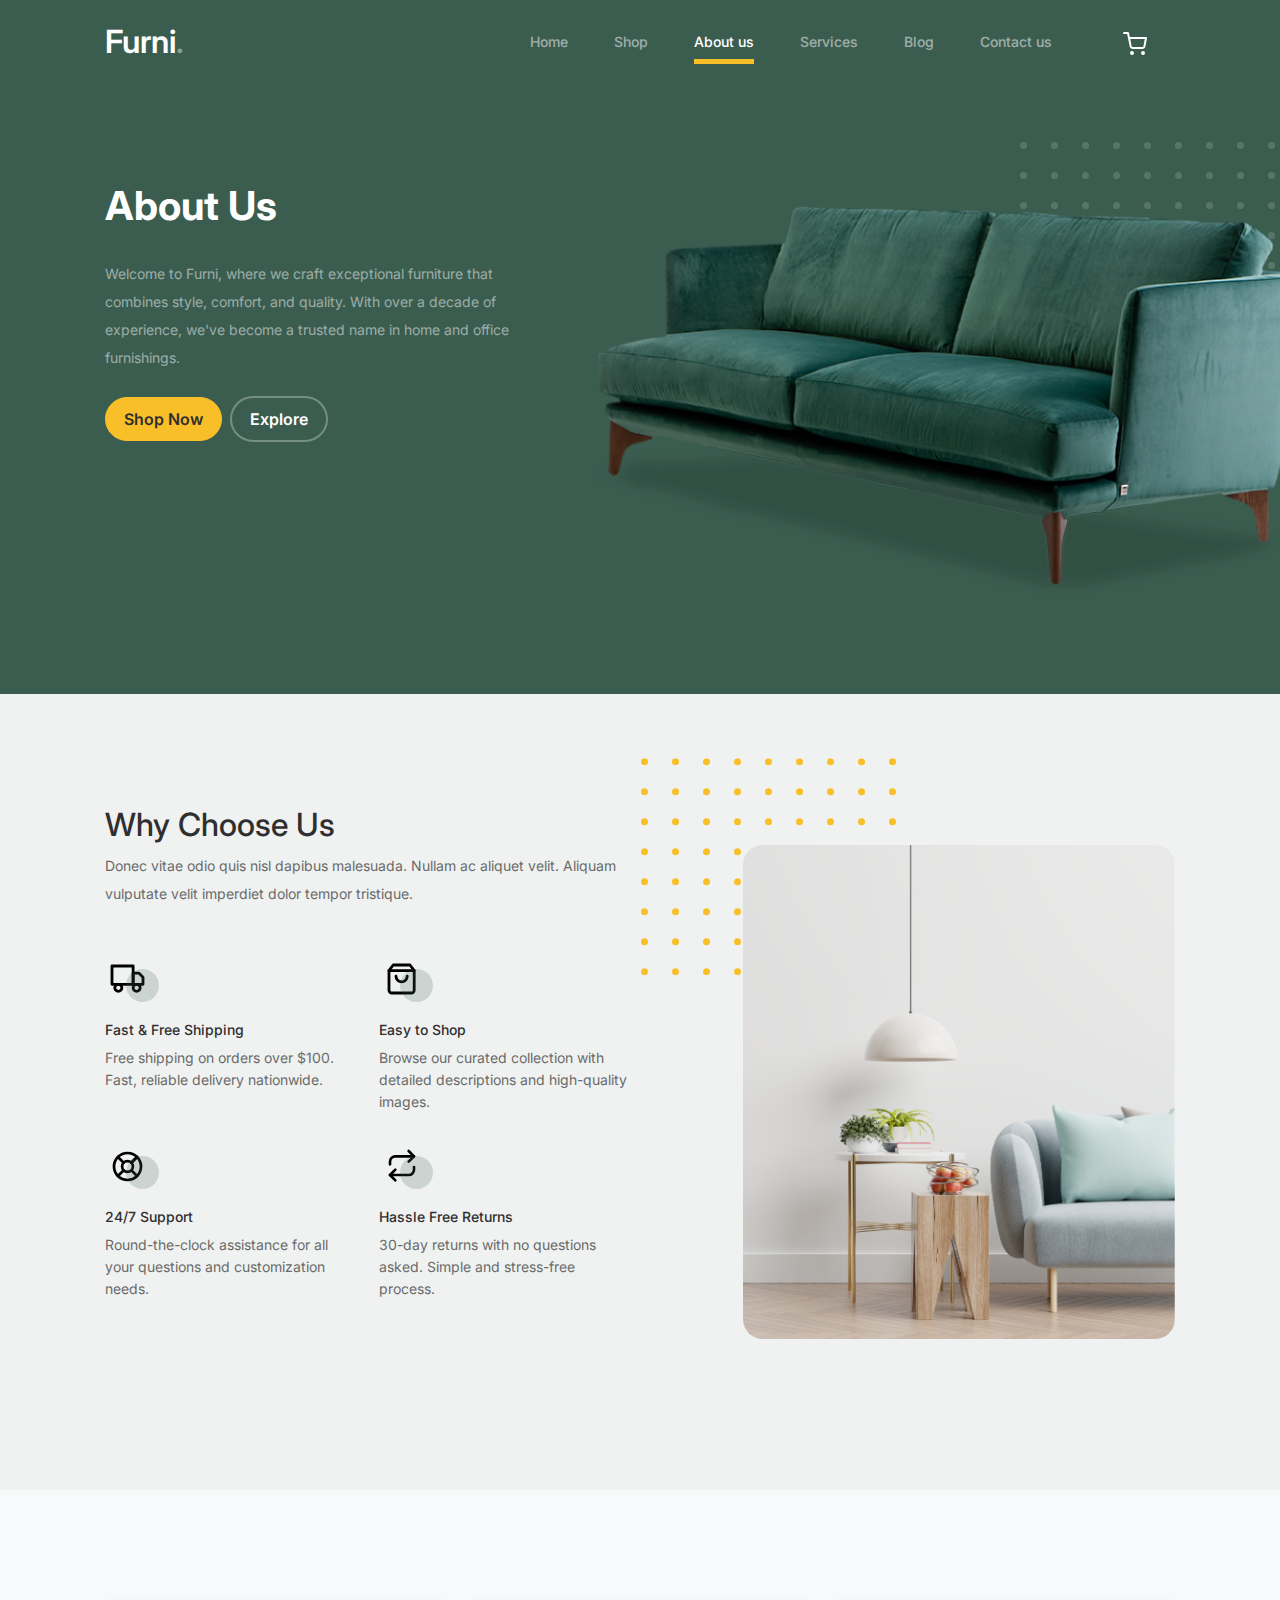
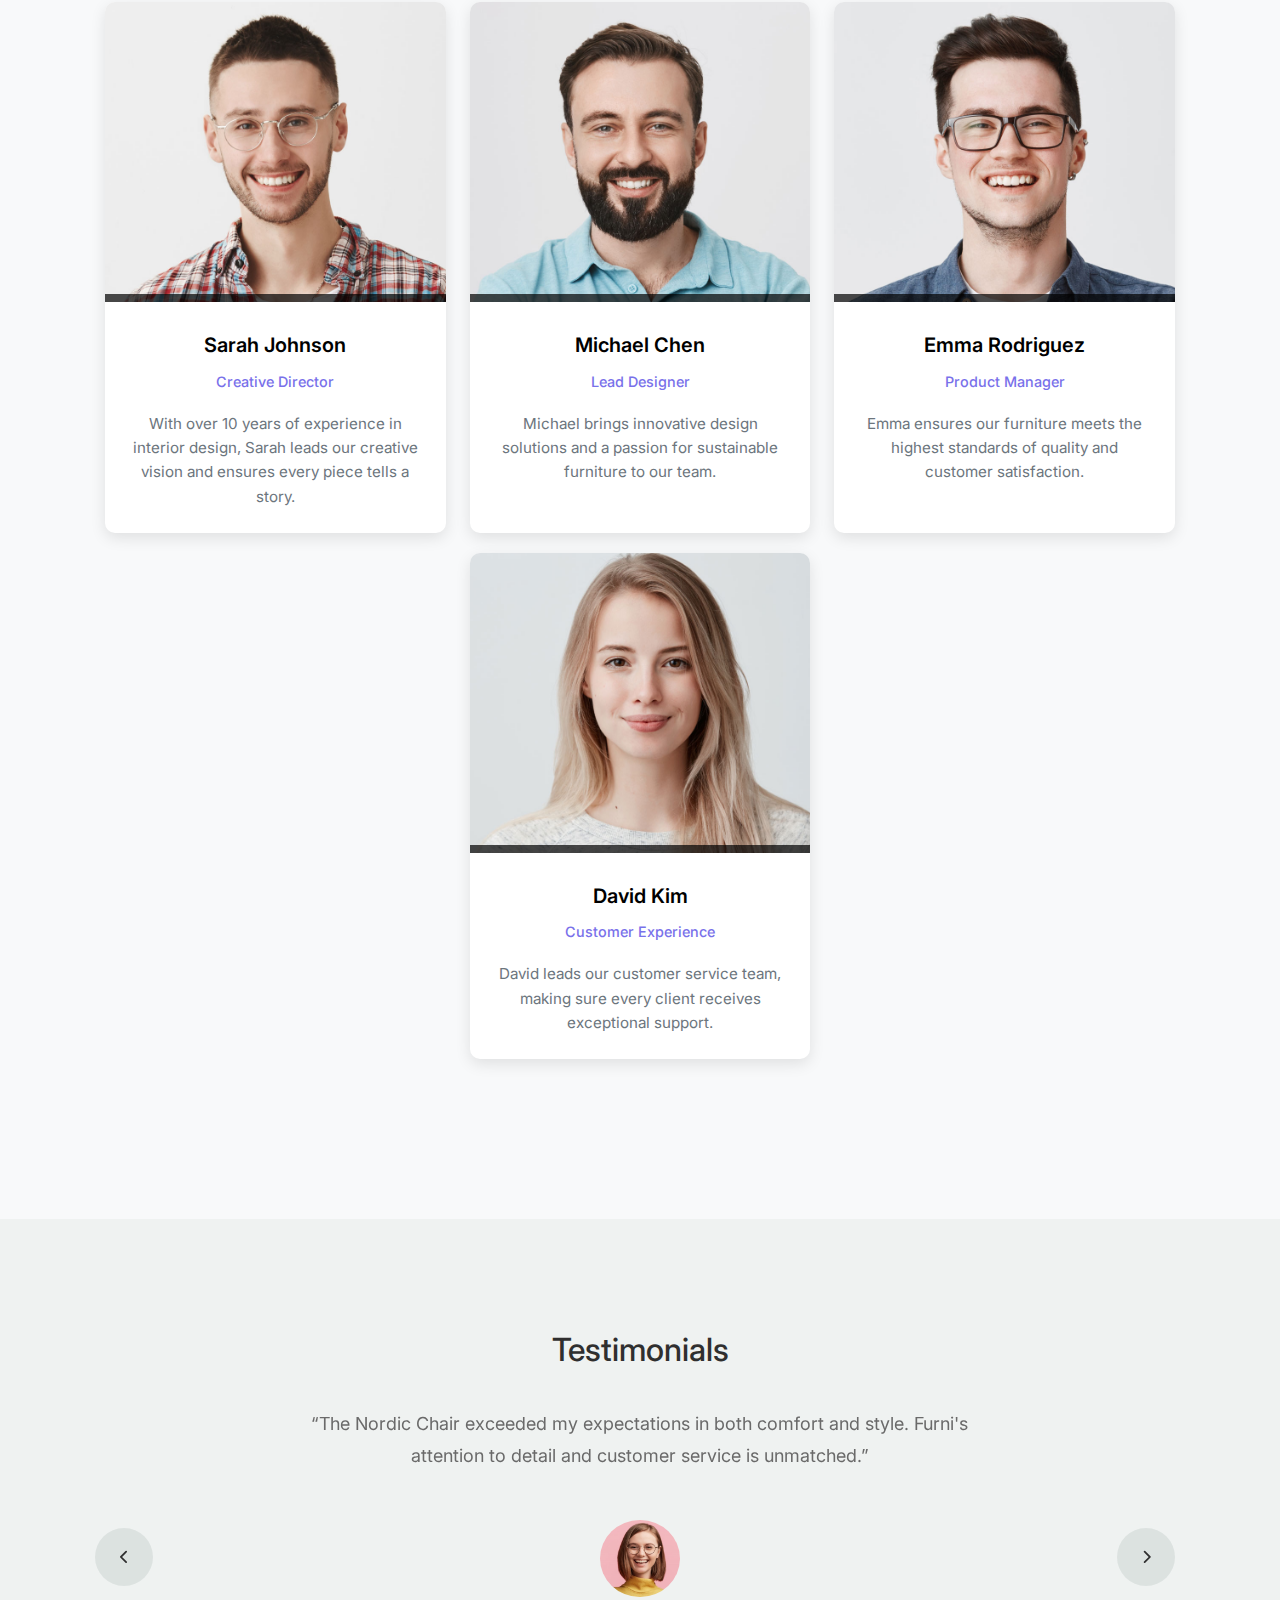
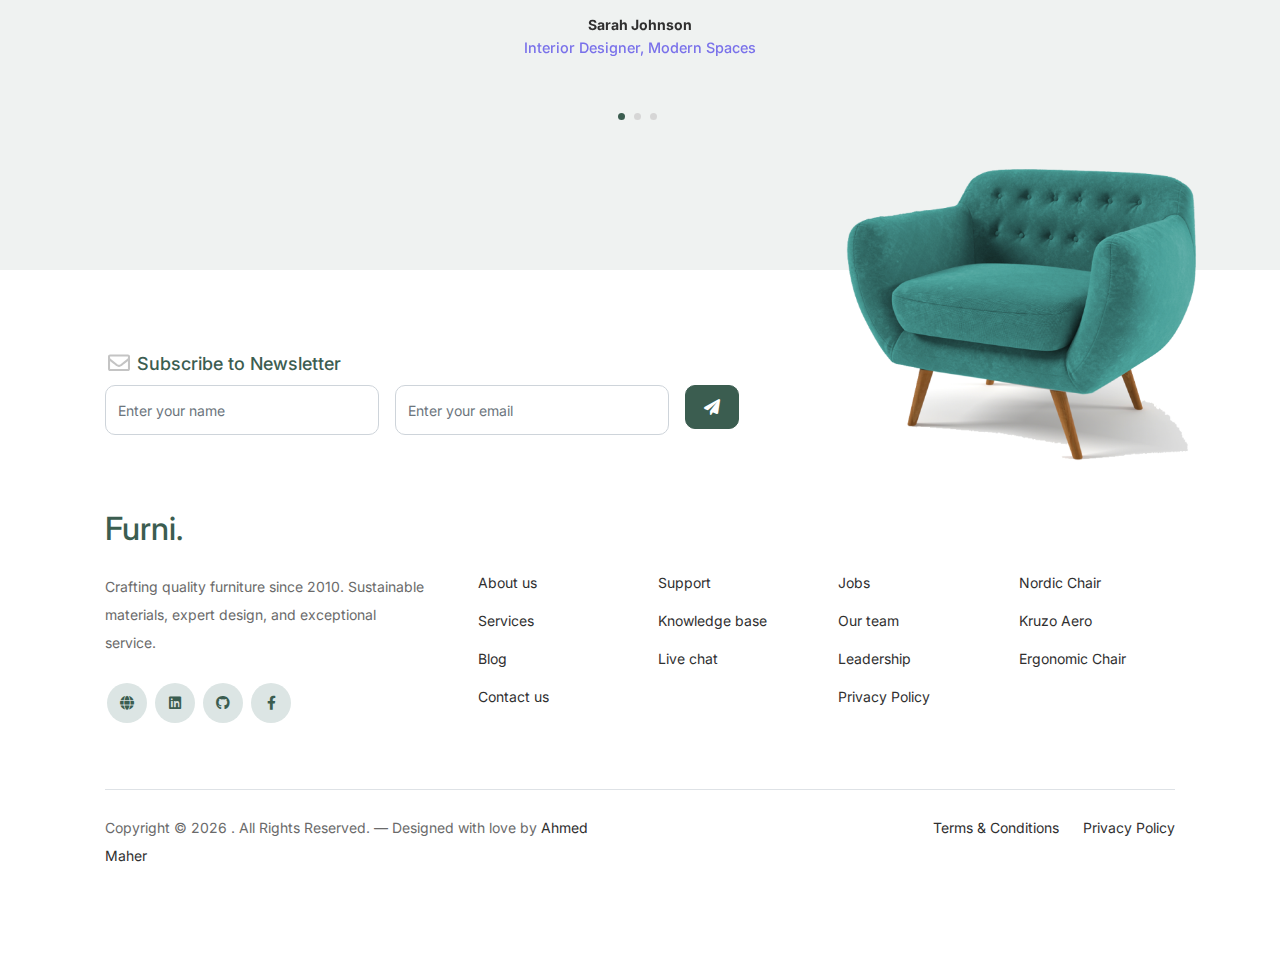
<file: about.html>
<!DOCTYPE html>
<html lang="en">
	<head>
		<meta charset="utf-8" />
		<!-- Basic Meta Tags -->
		<title>Furni - Modern Furniture E-Commerce Web App</title>
		<link rel="icon" href="/assets/favicon.ico" />
		<meta name="viewport" content="width=device-width, initial-scale=1.0" />
		<meta
			name="description"
			content="Furni is a modern, responsive e-commerce furniture website built with HTML, CSS, JavaScript, and GSAP. Shop high-quality furniture with smooth animations and a sleek user interface."
		/>
		<meta
			name="keywords"
			content="Furni, furniture store, e-commerce website, responsive furniture shop, GSAP animations, Bootstrap, furniture app, online furniture shopping"
		/>
		<meta name="author" content="Ahmed Maher Algohary" />

		<!-- Open Graph Meta Tags -->
		<meta
			property="og:title"
			content="Furni - Modern Furniture E-Commerce Web App"
		/>
		<meta
			property="og:description"
			content="Explore high-quality furniture with a clean design and smooth shopping experience in Furni. Built using HTML5, CSS3, JS, Bootstrap & GSAP."
		/>
		<meta property="og:image" content="./favicon.png" />
		<meta
			property="og:url"
			content="https://ahmed-maher77.github.io/Furni___modern-furniture-e-commerce/"
		/>
		<meta property="og:type" content="website" />

		<!-- Twitter Card -->
		<meta name="twitter:card" content="summary_large_image" />
		<meta
			name="twitter:title"
			content="Furni - Modern Furniture E-Commerce Web App"
		/>
		<meta
			name="twitter:description"
			content="Shop stylish furniture online with Furni. A fast, responsive, and animated e-commerce web experience."
		/>
		<meta name="twitter:image" content="./favicon.png" />

		<!-- Bootstrap CSS -->
		<link href="css/bootstrap.min.css" rel="stylesheet" />
		<link
			href="https://cdnjs.cloudflare.com/ajax/libs/font-awesome/6.0.0-beta3/css/all.min.css"
			rel="stylesheet"
		/>
		<link href="css/tiny-slider.css" rel="stylesheet" />
		<link href="css/style.css" rel="stylesheet" />
		<link href="css/loader.css" rel="stylesheet" />
		<title>About Us - Furni</title>
	</head>

	<body>
		<!-- Loader -->
		<div class="loader-wrapper">
			<span class="loader"></span>
		</div>

		<!-- Start Header/Navigation -->
		<nav
			class="custom-navbar navbar navbar navbar-expand-md navbar-dark bg-dark"
			arial-label="Furni navigation bar"
		>
			<div class="container">
				<a class="navbar-brand" href="index.html">Furni<span>.</span></a>

				<button
					class="navbar-toggler"
					type="button"
					data-bs-toggle="collapse"
					data-bs-target="#navbarsFurni"
					aria-controls="navbarsFurni"
					aria-expanded="false"
					aria-label="Toggle navigation"
				>
					<span class="navbar-toggler-icon"></span>
				</button>

				<div class="collapse navbar-collapse" id="navbarsFurni">
					<ul class="custom-navbar-nav navbar-nav ms-auto mb-2 mb-md-0">
						<li class="nav-item">
							<a class="nav-link" href="index.html">Home</a>
						</li>
						<li><a class="nav-link" href="shop.html">Shop</a></li>
						<li class="active">
							<a class="nav-link" href="about.html">About us</a>
						</li>
						<li><a class="nav-link" href="services.html">Services</a></li>
						<li><a class="nav-link" href="blog.html">Blog</a></li>
						<li><a class="nav-link" href="contact.html">Contact us</a></li>
					</ul>

					<ul class="custom-navbar-cta navbar-nav mb-2 mb-md-0 ms-5">
						<!-- <li>
							<a class="nav-link" href="#"><img src="images/user.svg" /></a>
						</li> -->
						<li>
							<a class="nav-link" href="cart.html"
								><img src="images/cart.svg"
							/></a>
						</li>
					</ul>
				</div>
			</div>
		</nav>
		<!-- End Header/Navigation -->

		<!-- Start Hero Section -->
		<div class="hero">
			<div class="container">
				<div class="row justify-content-between">
					<div class="col-lg-5">
						<div class="intro-excerpt">
							<h1>About Us</h1>
							<p class="mb-4">
								Welcome to Furni, where we craft exceptional furniture that
								combines style, comfort, and quality. With over a decade of
								experience, we've become a trusted name in home and office
								furnishings.
							</p>
							<p>
								<a href="./shop.html" class="btn btn-secondary me-2">Shop Now</a
								><a href="./shop.html" class="btn btn-white-outline">Explore</a>
							</p>
						</div>
					</div>
					<div class="col-lg-7">
						<div class="hero-img-wrap">
							<img src="images/couch.png" class="img-fluid" />
						</div>
					</div>
				</div>
			</div>
		</div>
		<!-- End Hero Section -->

		<!-- Start Why Choose Us Section -->
		<div class="why-choose-section">
			<div class="container">
				<div class="row justify-content-between align-items-center">
					<div class="col-lg-6">
						<h2 class="section-title">Why Choose Us</h2>
						<p>
							Donec vitae odio quis nisl dapibus malesuada. Nullam ac aliquet
							velit. Aliquam vulputate velit imperdiet dolor tempor tristique.
						</p>

						<div class="row my-5">
							<div class="col-6 col-md-6">
								<div class="feature">
									<div class="icon">
										<img src="images/truck.svg" alt="Image" class="imf-fluid" />
									</div>
									<h3>Fast &amp; Free Shipping</h3>
									<p>
										Free shipping on orders over $100. Fast, reliable delivery
										nationwide.
									</p>
								</div>
							</div>

							<div class="col-6 col-md-6">
								<div class="feature">
									<div class="icon">
										<img src="images/bag.svg" alt="Image" class="imf-fluid" />
									</div>
									<h3>Easy to Shop</h3>
									<p>
										Browse our curated collection with detailed descriptions and
										high-quality images.
									</p>
								</div>
							</div>

							<div class="col-6 col-md-6">
								<div class="feature">
									<div class="icon">
										<img
											src="images/support.svg"
											alt="Image"
											class="imf-fluid"
										/>
									</div>
									<h3>24/7 Support</h3>
									<p>
										Round-the-clock assistance for all your questions and
										customization needs.
									</p>
								</div>
							</div>

							<div class="col-6 col-md-6">
								<div class="feature">
									<div class="icon">
										<img
											src="images/return.svg"
											alt="Image"
											class="imf-fluid"
										/>
									</div>
									<h3>Hassle Free Returns</h3>
									<p>
										30-day returns with no questions asked. Simple and
										stress-free process.
									</p>
								</div>
							</div>
						</div>
					</div>

					<div class="col-lg-5">
						<div class="img-wrap">
							<img
								src="images/why-choose-us-img.jpg"
								alt="Image"
								class="img-fluid"
							/>
						</div>
					</div>
				</div>
			</div>
		</div>
		<!-- End Why Choose Us Section -->

		<!-- Start Team Section -->
		<section class="team-section">
			<div class="container">
				<div class="row justify-content-center text-center mb-5">
					<div class="col-lg-6">
						<h2 class="section-title">Our Team</h2>
						<p>
							Meet the talented individuals behind our success. Our team
							combines expertise with passion to deliver exceptional furniture
							and service.
						</p>
					</div>
				</div>
				<div class="row">
					<!-- Team members will be dynamically inserted here -->
				</div>
			</div>
		</section>
		<!-- End Team Section -->

		<!-- Start Testimonial Slider -->
		<div class="testimonial-section before-footer-section">
			<div class="container">
				<div class="row">
					<div class="col-lg-7 mx-auto text-center">
						<h2 class="section-title">Testimonials</h2>
					</div>
				</div>

				<div class="row justify-content-center">
					<div class="col-lg-12">
						<div class="testimonial-slider-wrap text-center">
							<div id="testimonial-nav">
								<span class="prev" data-controls="prev"
									><span class="fa fa-chevron-left"></span
								></span>
								<span class="next" data-controls="next"
									><span class="fa fa-chevron-right"></span
								></span>
							</div>

							<div class="testimonial-slider">
								<div class="item">
									<div class="row justify-content-center">
										<div class="col-lg-8 mx-auto">
											<div class="testimonial-block text-center">
												<blockquote class="mb-5">
													<p>
														&ldquo;The Nordic Chair exceeded my expectations in
														both comfort and style. Furni's attention to detail
														and customer service is unmatched.&rdquo;
													</p>
												</blockquote>

												<div class="author-info">
													<div class="author-pic">
														<img
															src="images/person-1.png"
															alt="Sarah Johnson"
															class="img-fluid"
														/>
													</div>
													<h3 class="font-weight-bold">Sarah Johnson</h3>
													<span class="position d-block mb-3"
														>Interior Designer, Modern Spaces</span
													>
												</div>
											</div>
										</div>
									</div>
								</div>
								<!-- END item -->

								<div class="item">
									<div class="row justify-content-center">
										<div class="col-lg-8 mx-auto">
											<div class="testimonial-block text-center">
												<blockquote class="mb-5">
													<p>
														&ldquo;Prompt delivery and professional assembly.
														The quality of materials and craftsmanship is
														evident in every piece.&rdquo;
													</p>
												</blockquote>

												<div class="author-info">
													<div class="author-pic">
														<img
															src="images/person-1.png"
															alt="Michael Chen"
															class="img-fluid"
														/>
													</div>
													<h3 class="font-weight-bold">Michael Chen</h3>
													<span class="position d-block mb-3"
														>Homeowner, New York</span
													>
												</div>
											</div>
										</div>
									</div>
								</div>
								<!-- END item -->

								<div class="item">
									<div class="row justify-content-center">
										<div class="col-lg-8 mx-auto">
											<div class="testimonial-block text-center">
												<blockquote class="mb-5">
													<p>
														&ldquo;Furni's office collection perfectly matched
														our needs. Their team helped create the perfect work
														environment.&rdquo;
													</p>
												</blockquote>

												<div class="author-info">
													<div class="author-pic">
														<img
															src="images/person-1.png"
															alt="Emma Rodriguez"
															class="img-fluid"
														/>
													</div>
													<h3 class="font-weight-bold">Emma Rodriguez</h3>
													<span class="position d-block mb-3"
														>CEO, TechStart Solutions</span
													>
												</div>
											</div>
										</div>
									</div>
								</div>
								<!-- END item -->
							</div>
						</div>
					</div>
				</div>
			</div>
		</div>
		<!-- End Testimonial Slider -->

		<!-- Start Footer Section -->
		<footer class="footer-section">
			<div class="container relative">
				<div class="sofa-img">
					<img src="images/sofa.png" alt="Image" class="img-fluid" />
				</div>

				<div class="row">
					<div class="col-lg-8">
						<div class="subscription-form">
							<h3 class="d-flex align-items-center">
								<span class="me-1"
									><img
										src="images/envelope-outline.svg"
										alt="Image"
										class="img-fluid" /></span
								><span>Subscribe to Newsletter</span>
							</h3>

							<form id="newsletterForm" action="#" class="row g-3" novalidate>
								<div class="col-auto">
									<input
										type="text"
										class="form-control"
										id="name"
										placeholder="Enter your name"
										required
									/>
									<div class="invalid-feedback">Please enter your name.</div>
								</div>
								<div class="col-auto">
									<input
										type="email"
										class="form-control"
										id="email"
										placeholder="Enter your email"
										required
									/>
									<div class="invalid-feedback">
										Please enter a valid email address.
									</div>
								</div>
								<div class="col-auto">
									<button type="submit" class="btn btn-primary">
										<span class="fa fa-paper-plane"></span>
									</button>
								</div>
							</form>
						</div>
					</div>
				</div>

				<div class="row g-5 mb-5">
					<div class="col-lg-4">
						<div class="mb-4 footer-logo-wrap">
							<a href="./index.html" class="footer-logo">Furni<span>.</span></a>
						</div>
						<p class="mb-4">
							Crafting quality furniture since 2010. Sustainable materials,
							expert design, and exceptional service.
						</p>

						<ul class="list-unstyled custom-social">
							<li>
								<a
									href="https://ahmedmaher-portfolio.vercel.app/"
									target="_blank"
								>
									<span class="fa-solid fa-globe"></span>
								</a>
							</li>
							<li>
								<a href="https://www.linkedin.com/in/ahmed-maher-algohary"
									><span class="fa fa-brands fa-linkedin"></span
								></a>
							</li>
							<li>
								<a href="https://github.com/Ahmed-Maher77" target="_blank"
									><span class="fa fa-brands fa-github"></span
								></a>
							</li>
							<li>
								<a
									href="https://web.facebook.com/profile.php?id=100012154268952"
									><span class="fa fa-brands fa-facebook-f"></span
								></a>
							</li>
						</ul>
					</div>

					<div class="col-lg-8">
						<div class="row links-wrap">
							<div class="col-6 col-sm-6 col-md-3">
								<ul class="list-unstyled">
									<li><a href="./about.html">About us</a></li>
									<li><a href="./services.html">Services</a></li>
									<li><a href="./blog.html">Blog</a></li>
									<li><a href="./contact.html">Contact us</a></li>
								</ul>
							</div>

							<div class="col-6 col-sm-6 col-md-3">
								<ul class="list-unstyled">
									<li>
										<a href="https://ahmedmaher-portfolio.vercel.app/"
											>Support</a
										>
									</li>
									<li>
										<a href="https://ahmedmaher-portfolio.vercel.app/"
											>Knowledge base</a
										>
									</li>
									<li>
										<a href="https://ahmedmaher-portfolio.vercel.app/"
											>Live chat</a
										>
									</li>
								</ul>
							</div>

							<div class="col-6 col-sm-6 col-md-3">
								<ul class="list-unstyled">
									<li>
										<a href="https://ahmedmaher-portfolio.vercel.app/">Jobs</a>
									</li>
									<li>
										<a href="https://ahmedmaher-portfolio.vercel.app/"
											>Our team</a
										>
									</li>
									<li>
										<a href="https://ahmedmaher-portfolio.vercel.app/"
											>Leadership</a
										>
									</li>
									<li>
										<a href="https://ahmedmaher-portfolio.vercel.app/"
											>Privacy Policy</a
										>
									</li>
								</ul>
							</div>

							<div class="col-6 col-sm-6 col-md-3">
								<ul class="list-unstyled">
									<li>
										<a href="https://ahmedmaher-portfolio.vercel.app/"
											>Nordic Chair</a
										>
									</li>
									<li>
										<a href="https://ahmedmaher-portfolio.vercel.app/"
											>Kruzo Aero</a
										>
									</li>
									<li>
										<a href="https://ahmedmaher-portfolio.vercel.app/"
											>Ergonomic Chair</a
										>
									</li>
								</ul>
							</div>
						</div>
					</div>
				</div>

				<div class="border-top copyright">
					<div class="row pt-4">
						<div class="col-lg-6">
							<p class="mb-2 text-center text-lg-start">
								Copyright &copy;
								<script>
									document.write(new Date().getFullYear());
								</script>
								. All Rights Reserved. &mdash; Designed with love by
								<a href="https://ahmedmaher-portfolio.vercel.app/"
									>Ahmed Maher</a
								>
							</p>
						</div>

						<div class="col-lg-6 text-center text-lg-end">
							<ul class="list-unstyled d-inline-flex ms-auto">
								<li class="me-4"><a href="#">Terms &amp; Conditions</a></li>
								<li><a href="#">Privacy Policy</a></li>
							</ul>
						</div>
					</div>
				</div>
			</div>
		</footer>
		<!-- End Footer Section -->

		<script src="js/bootstrap.bundle.min.js"></script>
		<script src="js/tiny-slider.js"></script>
		<script src="js/cart.js"></script>
		<script src="js/custom.js"></script>
		<script src="js/newsletter.js"></script>
		<script src="js/loader.js"></script>
	</body>
</html>
</file>
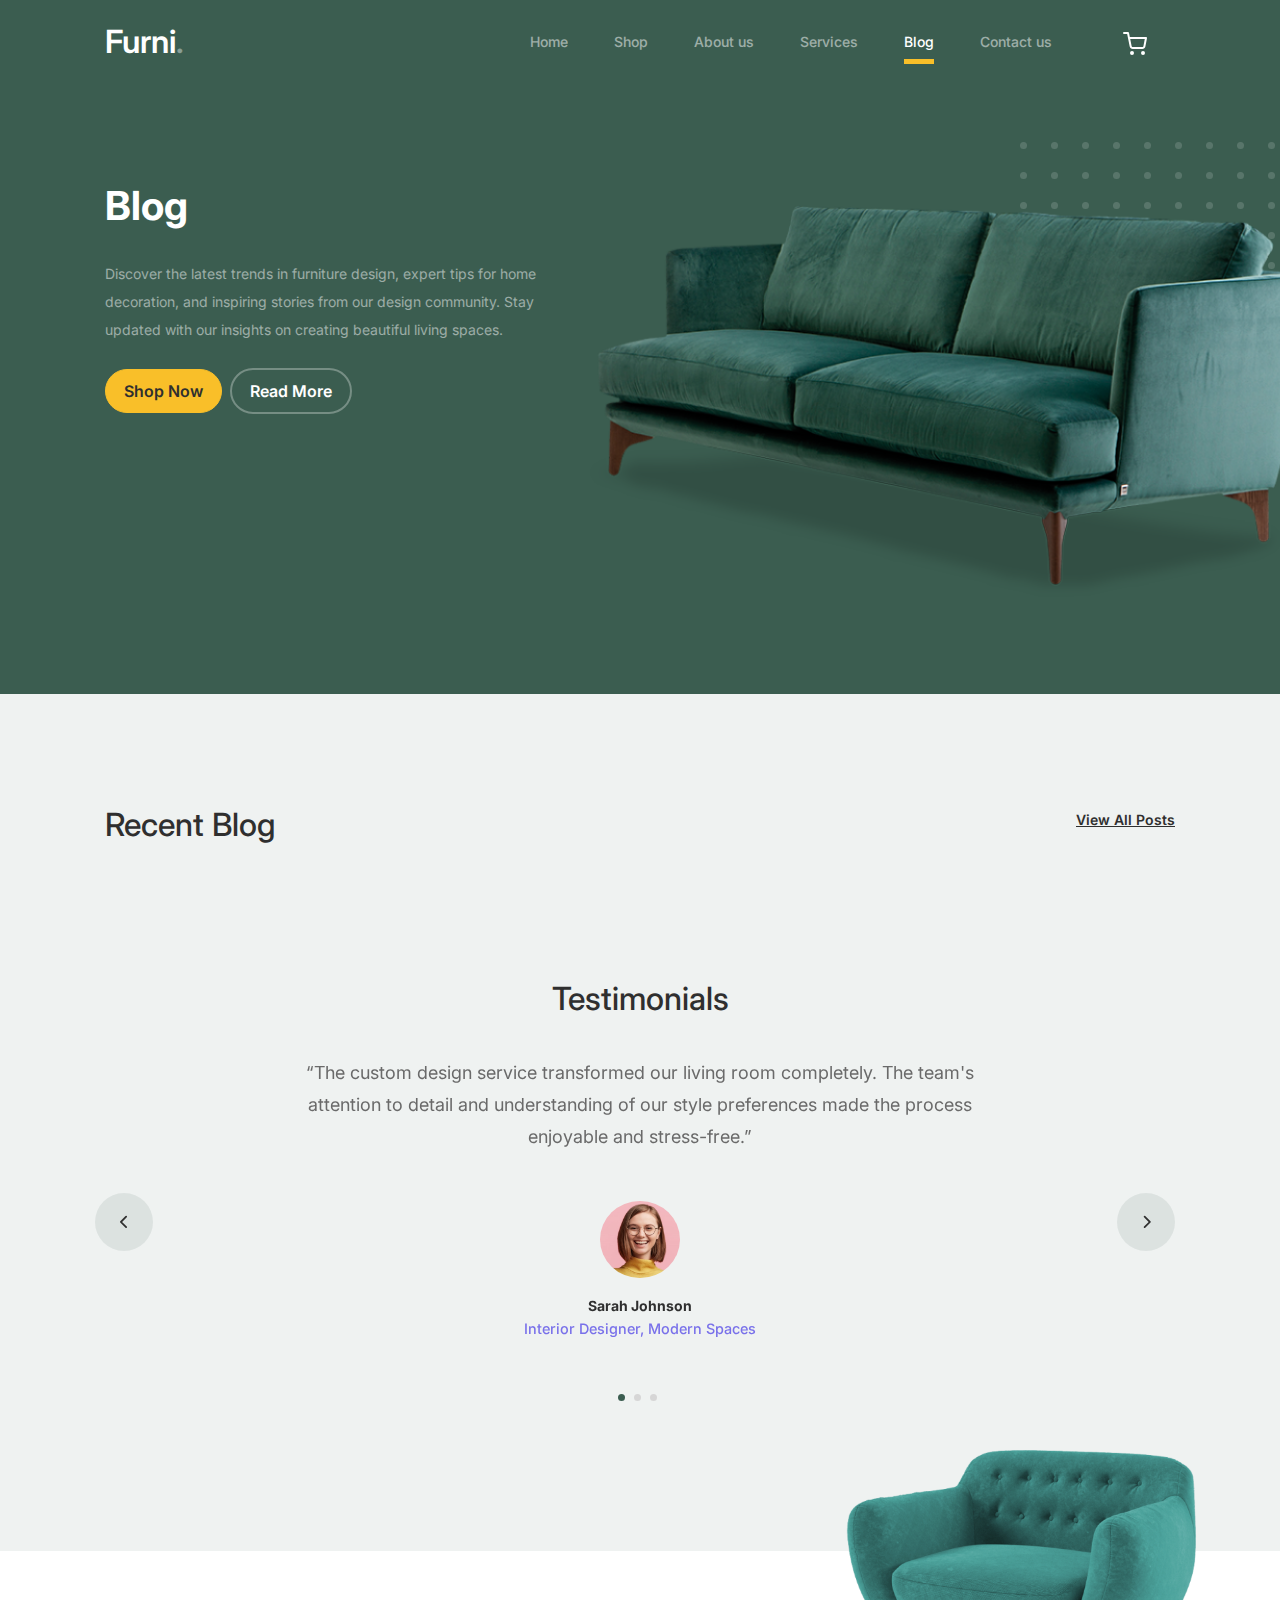
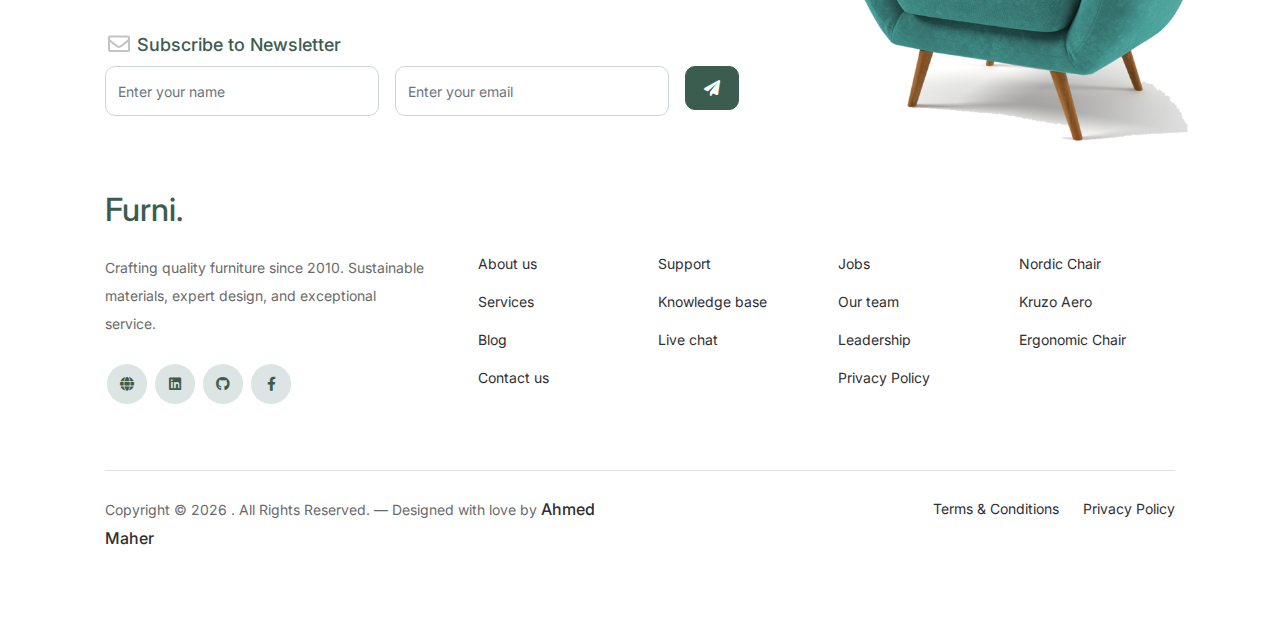
<file: blog.html>
<!DOCTYPE html>
<html lang="en">
	<head>
		<meta charset="utf-8" />
		<!-- Basic Meta Tags -->
		<title>Furni - Modern Furniture E-Commerce Web App</title>
		<link rel="icon" href="/assets/favicon.ico" />
		<meta name="viewport" content="width=device-width, initial-scale=1.0" />
		<meta
			name="description"
			content="Furni is a modern, responsive e-commerce furniture website built with HTML, CSS, JavaScript, and GSAP. Shop high-quality furniture with smooth animations and a sleek user interface."
		/>
		<meta
			name="keywords"
			content="Furni, furniture store, e-commerce website, responsive furniture shop, GSAP animations, Bootstrap, furniture app, online furniture shopping"
		/>
		<meta name="author" content="Ahmed Maher Algohary" />

		<!-- Open Graph Meta Tags -->
		<meta
			property="og:title"
			content="Furni - Modern Furniture E-Commerce Web App"
		/>
		<meta
			property="og:description"
			content="Explore high-quality furniture with a clean design and smooth shopping experience in Furni. Built using HTML5, CSS3, JS, Bootstrap & GSAP."
		/>
		<meta property="og:image" content="./favicon.png" />
		<meta
			property="og:url"
			content="https://ahmed-maher77.github.io/Furni___modern-furniture-e-commerce/"
		/>
		<meta property="og:type" content="website" />

		<!-- Twitter Card -->
		<meta name="twitter:card" content="summary_large_image" />
		<meta
			name="twitter:title"
			content="Furni - Modern Furniture E-Commerce Web App"
		/>
		<meta
			name="twitter:description"
			content="Shop stylish furniture online with Furni. A fast, responsive, and animated e-commerce web experience."
		/>
		<meta name="twitter:image" content="./favicon.png" />

		<!-- Bootstrap CSS -->
		<link href="css/bootstrap.min.css" rel="stylesheet" />
		<link
			href="https://cdnjs.cloudflare.com/ajax/libs/font-awesome/6.0.0-beta3/css/all.min.css"
			rel="stylesheet"
		/>
		<link href="css/tiny-slider.css" rel="stylesheet" />
		<link href="css/style.css" rel="stylesheet" />
		<link href="css/loader.css" rel="stylesheet" />
		<title>Blog - Furni</title>
	</head>

	<body>
		<!-- Loader -->
		<div class="loader-wrapper">
			<span class="loader"></span>
		</div>

		<!-- Start Header/Navigation -->
		<nav
			class="custom-navbar navbar navbar navbar-expand-md navbar-dark bg-dark"
			arial-label="Furni navigation bar"
		>
			<div class="container">
				<a class="navbar-brand" href="index.html">Furni<span>.</span></a>

				<button
					class="navbar-toggler"
					type="button"
					data-bs-toggle="collapse"
					data-bs-target="#navbarsFurni"
					aria-controls="navbarsFurni"
					aria-expanded="false"
					aria-label="Toggle navigation"
				>
					<span class="navbar-toggler-icon"></span>
				</button>

				<div class="collapse navbar-collapse" id="navbarsFurni">
					<ul class="custom-navbar-nav navbar-nav ms-auto mb-2 mb-md-0">
						<li class="nav-item">
							<a class="nav-link" href="index.html">Home</a>
						</li>
						<li><a class="nav-link" href="shop.html">Shop</a></li>
						<li><a class="nav-link" href="about.html">About us</a></li>
						<li><a class="nav-link" href="services.html">Services</a></li>
						<li class="active">
							<a class="nav-link" href="blog.html">Blog</a>
						</li>
						<li><a class="nav-link" href="contact.html">Contact us</a></li>
					</ul>

					<ul class="custom-navbar-cta navbar-nav mb-2 mb-md-0 ms-5">
						<!-- <li>
							<a class="nav-link" href="#"><img src="images/user.svg" /></a>
						</li> -->
						<li>
							<a class="nav-link" href="cart.html"
								><img src="images/cart.svg"
							/></a>
						</li>
					</ul>
				</div>
			</div>
		</nav>
		<!-- End Header/Navigation -->

		<!-- Start Hero Section -->
		<div class="hero">
			<div class="container">
				<div class="row justify-content-between">
					<div class="col-lg-5">
						<div class="intro-excerpt">
							<h1>Blog</h1>
							<p class="mb-4">
								Discover the latest trends in furniture design, expert tips for
								home decoration, and inspiring stories from our design
								community. Stay updated with our insights on creating beautiful
								living spaces.
							</p>
							<p>
								<a href="shop.html" class="btn btn-secondary me-2">Shop Now</a
								><a href="#blog-section" class="btn btn-white-outline"
									>Read More</a
								>
							</p>
						</div>
					</div>
					<div class="col-lg-7">
						<div class="hero-img-wrap">
							<img src="images/couch.png" class="img-fluid" />
						</div>
					</div>
				</div>
			</div>
		</div>
		<!-- End Hero Section -->

		<!-- Start Blog Section -->
		<div class="blog-section" id="blog-section" style="padding-bottom: 1rem">
			<div class="container">
				<div class="row">
					<div class="col-md-6">
						<h2 class="section-title">Recent Blog</h2>
					</div>
					<div class="col-md-6 text-start text-md-end">
						<a href="./blog.html" class="more">View All Posts</a>
					</div>
				</div>

				<div class="row">
					<!-- Blog posts will be loaded dynamically -->
				</div>
			</div>
		</div>
		<!-- End Blog Section -->

		<!-- Start Testimonial Slider -->
		<div class="testimonial-section before-footer-section">
			<div class="container">
				<div class="row">
					<div class="col-lg-7 mx-auto text-center">
						<h2 class="section-title">Testimonials</h2>
					</div>
				</div>

				<div class="row justify-content-center">
					<div class="col-lg-12">
						<div class="testimonial-slider-wrap text-center">
							<div id="testimonial-nav">
								<span class="prev" data-controls="prev"
									><span class="fa fa-chevron-left"></span
								></span>
								<span class="next" data-controls="next"
									><span class="fa fa-chevron-right"></span
								></span>
							</div>

							<div class="testimonial-slider">
								<div class="item">
									<div class="row justify-content-center">
										<div class="col-lg-8 mx-auto">
											<div class="testimonial-block text-center">
												<blockquote class="mb-5">
													<p>
														&ldquo;The custom design service transformed our
														living room completely. The team's attention to
														detail and understanding of our style preferences
														made the process enjoyable and stress-free.&rdquo;
													</p>
												</blockquote>

												<div class="author-info">
													<div class="author-pic">
														<img
															src="images/person-1.png"
															alt="Sarah Johnson"
															class="img-fluid"
														/>
													</div>
													<h3 class="font-weight-bold">Sarah Johnson</h3>
													<span class="position d-block mb-3"
														>Interior Designer, Modern Spaces</span
													>
												</div>
											</div>
										</div>
									</div>
								</div>
								<!-- END item -->

								<div class="item">
									<div class="row justify-content-center">
										<div class="col-lg-8 mx-auto">
											<div class="testimonial-block text-center">
												<blockquote class="mb-5">
													<p>
														&ldquo;I was impressed by the quality of materials
														and craftsmanship. The furniture has held up
														beautifully over the years, and the customer service
														is always exceptional.&rdquo;
													</p>
												</blockquote>

												<div class="author-info">
													<div class="author-pic">
														<img
															src="images/person-1.png"
															alt="Michael Chen"
															class="img-fluid"
														/>
													</div>
													<h3 class="font-weight-bold">Michael Chen</h3>
													<span class="position d-block mb-3"
														>Homeowner, New York</span
													>
												</div>
											</div>
										</div>
									</div>
								</div>
								<!-- END item -->

								<div class="item">
									<div class="row justify-content-center">
										<div class="col-lg-8 mx-auto">
											<div class="testimonial-block text-center">
												<blockquote class="mb-5">
													<p>
														&ldquo;As a small business owner, I needed office
														furniture that was both professional and
														comfortable. Furni delivered exactly what we needed,
														and the installation service was top-notch.&rdquo;
													</p>
												</blockquote>

												<div class="author-info">
													<div class="author-pic">
														<img
															src="images/person-1.png"
															alt="Emma Rodriguez"
															class="img-fluid"
														/>
													</div>
													<h3 class="font-weight-bold">Emma Rodriguez</h3>
													<span class="position d-block mb-3"
														>CEO, TechStart Solutions</span
													>
												</div>
											</div>
										</div>
									</div>
								</div>
								<!-- END item -->
							</div>
						</div>
					</div>
				</div>
			</div>
		</div>
		<!-- End Testimonial Slider -->

		<!-- Start Footer Section -->
		<footer class="footer-section">
			<div class="container relative">
				<div class="sofa-img">
					<img src="images/sofa.png" alt="Image" class="img-fluid" />
				</div>

				<div class="row">
					<div class="col-lg-8">
						<div class="subscription-form">
							<h3 class="d-flex align-items-center">
								<span class="me-1"
									><img
										src="images/envelope-outline.svg"
										alt="Image"
										class="img-fluid" /></span
								><span>Subscribe to Newsletter</span>
							</h3>

							<form id="newsletterForm" action="#" class="row g-3" novalidate>
								<div class="col-auto">
									<input
										type="text"
										class="form-control"
										id="name"
										placeholder="Enter your name"
										required
									/>
									<div class="invalid-feedback">Please enter your name.</div>
								</div>
								<div class="col-auto">
									<input
										type="email"
										class="form-control"
										id="email"
										placeholder="Enter your email"
										required
									/>
									<div class="invalid-feedback">
										Please enter a valid email address.
									</div>
								</div>
								<div class="col-auto">
									<button type="submit" class="btn btn-primary">
										<span class="fa fa-paper-plane"></span>
									</button>
								</div>
							</form>
						</div>
					</div>
				</div>

				<div class="row g-5 mb-5">
					<div class="col-lg-4">
						<div class="mb-4 footer-logo-wrap">
							<a href="./index.html" class="footer-logo">Furni<span>.</span></a>
						</div>
						<p class="mb-4">
							Crafting quality furniture since 2010. Sustainable materials,
							expert design, and exceptional service.
						</p>

						<ul class="list-unstyled custom-social">
							<li>
								<a
									href="https://ahmedmaher-portfolio.vercel.app/"
									target="_blank"
								>
									<span class="fa-solid fa-globe"></span>
								</a>
							</li>
							<li>
								<a href="https://www.linkedin.com/in/ahmed-maher-algohary"
									><span class="fa fa-brands fa-linkedin"></span
								></a>
							</li>
							<li>
								<a href="https://github.com/Ahmed-Maher77" target="_blank"
									><span class="fa fa-brands fa-github"></span
								></a>
							</li>
							<li>
								<a
									href="https://web.facebook.com/profile.php?id=100012154268952"
									><span class="fa fa-brands fa-facebook-f"></span
								></a>
							</li>
						</ul>
					</div>

					<div class="col-lg-8">
						<div class="row links-wrap">
							<div class="col-6 col-sm-6 col-md-3">
								<ul class="list-unstyled">
									<li><a href="./about.html">About us</a></li>
									<li><a href="./services.html">Services</a></li>
									<li><a href="./blog.html">Blog</a></li>
									<li><a href="./contact.html">Contact us</a></li>
								</ul>
							</div>

							<div class="col-6 col-sm-6 col-md-3">
								<ul class="list-unstyled">
									<li>
										<a href="https://ahmedmaher-portfolio.vercel.app/"
											>Support</a
										>
									</li>
									<li>
										<a href="https://ahmedmaher-portfolio.vercel.app/"
											>Knowledge base</a
										>
									</li>
									<li>
										<a href="https://ahmedmaher-portfolio.vercel.app/"
											>Live chat</a
										>
									</li>
								</ul>
							</div>

							<div class="col-6 col-sm-6 col-md-3">
								<ul class="list-unstyled">
									<li>
										<a href="https://ahmedmaher-portfolio.vercel.app/">Jobs</a>
									</li>
									<li>
										<a href="https://ahmedmaher-portfolio.vercel.app/"
											>Our team</a
										>
									</li>
									<li>
										<a href="https://ahmedmaher-portfolio.vercel.app/"
											>Leadership</a
										>
									</li>
									<li>
										<a href="https://ahmedmaher-portfolio.vercel.app/"
											>Privacy Policy</a
										>
									</li>
								</ul>
							</div>

							<div class="col-6 col-sm-6 col-md-3">
								<ul class="list-unstyled">
									<li>
										<a href="https://ahmedmaher-portfolio.vercel.app/"
											>Nordic Chair</a
										>
									</li>
									<li>
										<a href="https://ahmedmaher-portfolio.vercel.app/"
											>Kruzo Aero</a
										>
									</li>
									<li>
										<a href="https://ahmedmaher-portfolio.vercel.app/"
											>Ergonomic Chair</a
										>
									</li>
								</ul>
							</div>
						</div>
					</div>
				</div>

				<div class="border-top copyright">
					<div class="row pt-4">
						<div class="col-lg-6">
							<p class="mb-2 text-center text-lg-start">
								Copyright &copy;
								<script>
									document.write(new Date().getFullYear());
								</script>
								. All Rights Reserved. &mdash; Designed with love by
								<a
									class="developer-portfolio"
									href="https://ahmedmaher-portfolio.vercel.app/"
									>Ahmed Maher</a
								>
							</p>
						</div>

						<div class="col-lg-6 text-center text-lg-end">
							<ul class="list-unstyled d-inline-flex ms-auto">
								<li class="me-4">
									<a href="https://ahmedmaher-portfolio.vercel.app/"
										>Terms &amp; Conditions</a
									>
								</li>
								<li>
									<a href="https://ahmedmaher-portfolio.vercel.app/"
										>Privacy Policy</a
									>
								</li>
							</ul>
						</div>
					</div>
				</div>
			</div>
		</footer>
		<!-- End Footer Section -->

		<script src="js/bootstrap.bundle.min.js"></script>
		<script src="js/tiny-slider.js"></script>
		<script src="js/cart.js"></script>
		<script src="js/custom.js"></script>
		<script src="js/loader.js"></script>
	</body>
</html>
</file>
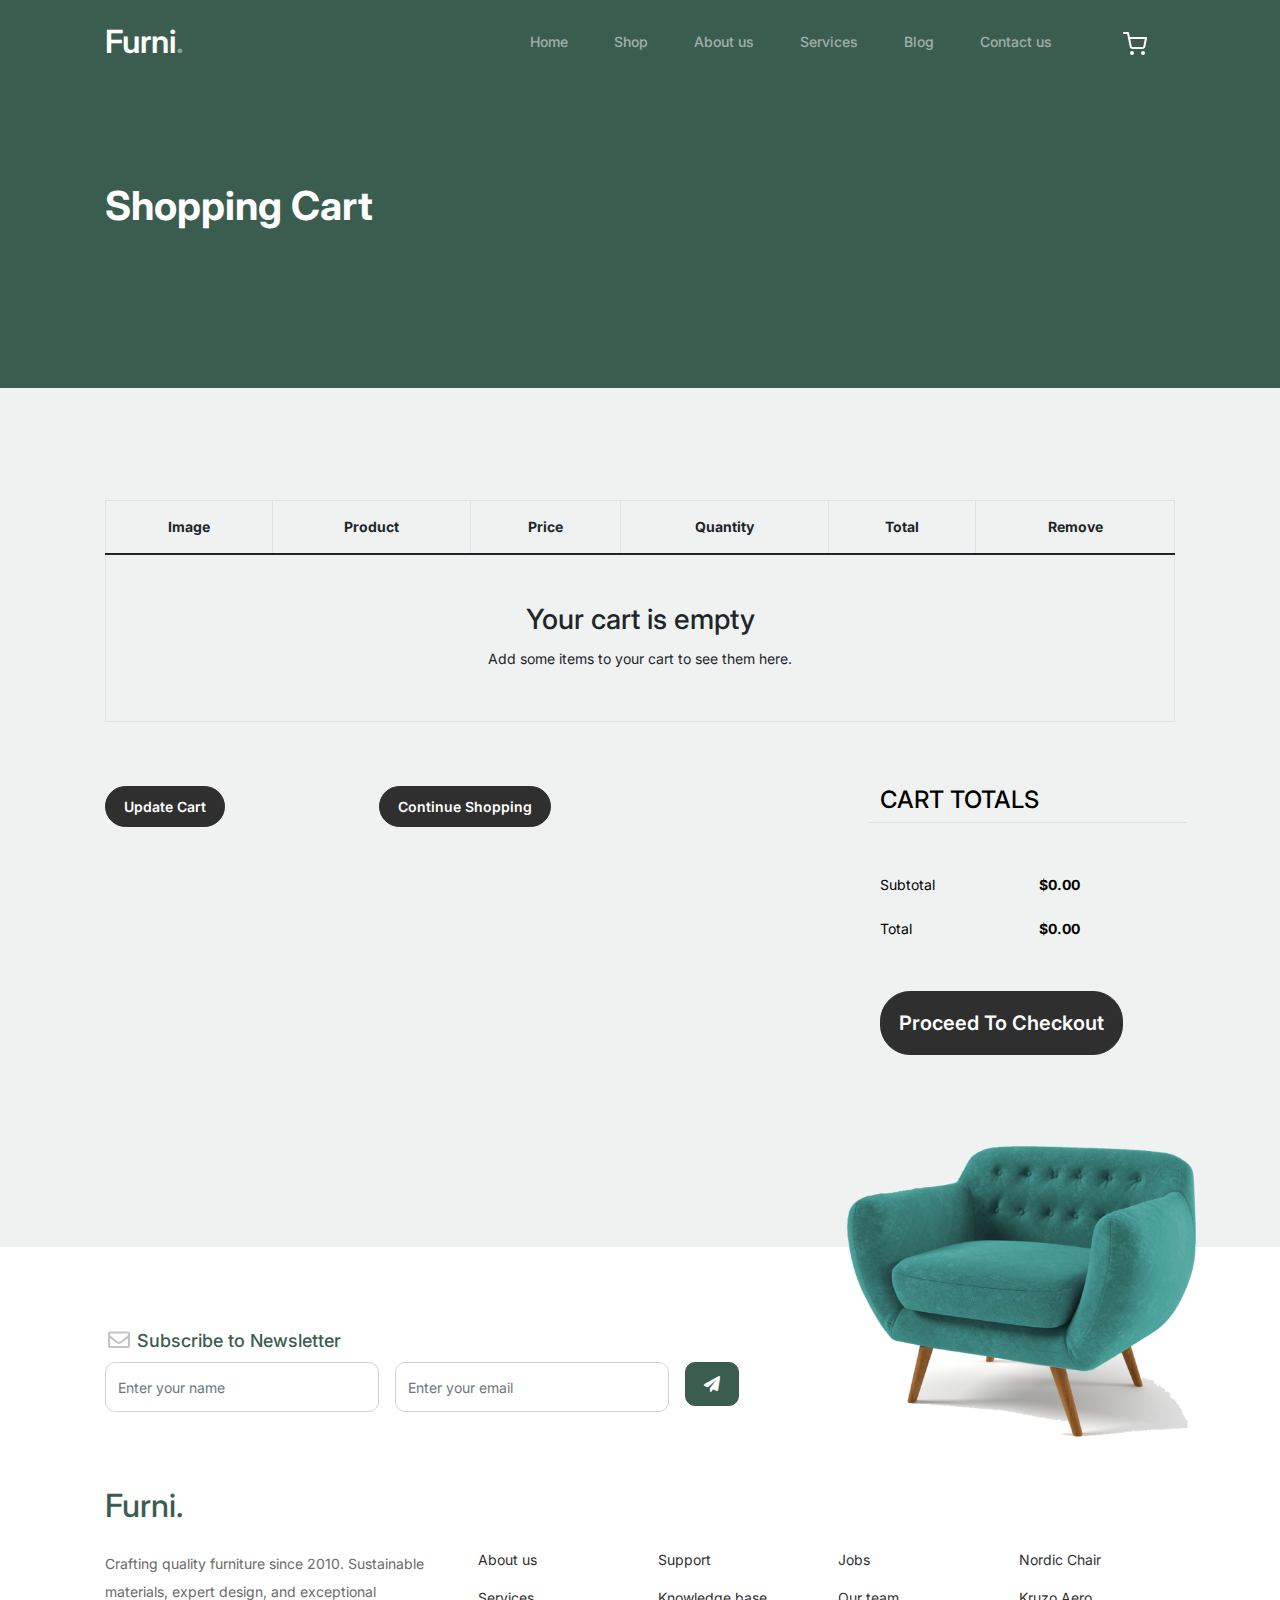
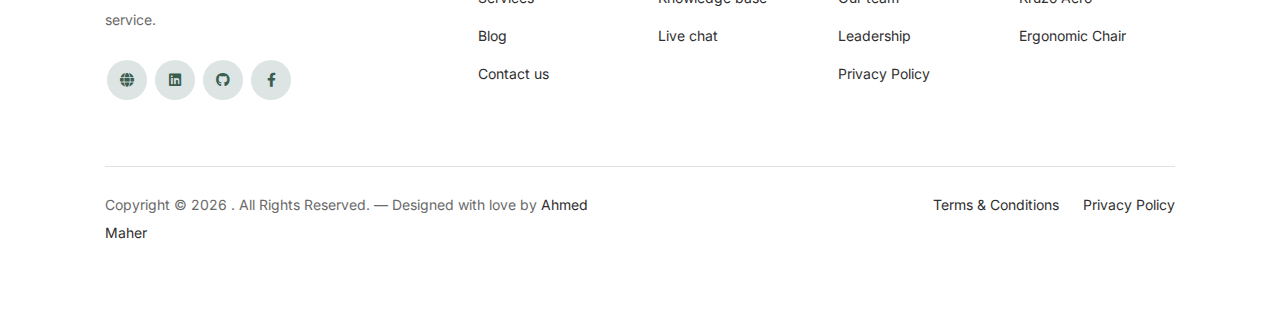
<file: cart.html>
<!DOCTYPE html>
<html lang="en">
	<head>
		<meta charset="utf-8" />
		<!-- Basic Meta Tags -->
		<title>Furni - Modern Furniture E-Commerce Web App</title>
		<link rel="icon" href="/assets/favicon.ico" />
		<meta name="viewport" content="width=device-width, initial-scale=1.0" />
		<meta
			name="description"
			content="Furni is a modern, responsive e-commerce furniture website built with HTML, CSS, JavaScript, and GSAP. Shop high-quality furniture with smooth animations and a sleek user interface."
		/>
		<meta
			name="keywords"
			content="Furni, furniture store, e-commerce website, responsive furniture shop, GSAP animations, Bootstrap, furniture app, online furniture shopping"
		/>
		<meta name="author" content="Ahmed Maher Algohary" />

		<!-- Open Graph Meta Tags -->
		<meta
			property="og:title"
			content="Furni - Modern Furniture E-Commerce Web App"
		/>
		<meta
			property="og:description"
			content="Explore high-quality furniture with a clean design and smooth shopping experience in Furni. Built using HTML5, CSS3, JS, Bootstrap & GSAP."
		/>
		<meta property="og:image" content="./favicon.png" />
		<meta
			property="og:url"
			content="https://ahmed-maher77.github.io/Furni___modern-furniture-e-commerce/"
		/>
		<meta property="og:type" content="website" />

		<!-- Twitter Card -->
		<meta name="twitter:card" content="summary_large_image" />
		<meta
			name="twitter:title"
			content="Furni - Modern Furniture E-Commerce Web App"
		/>
		<meta
			name="twitter:description"
			content="Shop stylish furniture online with Furni. A fast, responsive, and animated e-commerce web experience."
		/>
		<meta name="twitter:image" content="./favicon.png" />

		<!-- Bootstrap CSS -->
		<link href="css/bootstrap.min.css" rel="stylesheet" />
		<link
			href="https://cdnjs.cloudflare.com/ajax/libs/font-awesome/6.0.0-beta3/css/all.min.css"
			rel="stylesheet"
		/>
		<link href="css/tiny-slider.css" rel="stylesheet" />
		<link href="css/style.css" rel="stylesheet" />
		<link href="css/loader.css" rel="stylesheet" />
		<title>Shopping Cart - Furni</title>
	</head>

	<body class="cart-page">
		<!-- Loader -->
		<div class="loader-wrapper">
			<span class="loader"></span>
		</div>

		<!-- Start Header/Navigation -->
		<nav
			class="custom-navbar navbar navbar navbar-expand-md navbar-dark bg-dark"
			arial-label="Furni navigation bar"
		>
			<div class="container">
				<a class="navbar-brand" href="index.html">Furni<span>.</span></a>

				<button
					class="navbar-toggler"
					type="button"
					data-bs-toggle="collapse"
					data-bs-target="#navbarsFurni"
					aria-controls="navbarsFurni"
					aria-expanded="false"
					aria-label="Toggle navigation"
				>
					<span class="navbar-toggler-icon"></span>
				</button>

				<div class="collapse navbar-collapse" id="navbarsFurni">
					<ul class="custom-navbar-nav navbar-nav ms-auto mb-2 mb-md-0">
						<li class="nav-item">
							<a class="nav-link" href="index.html">Home</a>
						</li>
						<li>
							<a class="nav-link" href="shop.html">Shop</a>
						</li>
						<li><a class="nav-link" href="about.html">About us</a></li>
						<li><a class="nav-link" href="services.html">Services</a></li>
						<li><a class="nav-link" href="blog.html">Blog</a></li>
						<li><a class="nav-link" href="contact.html">Contact us</a></li>
					</ul>

					<ul class="custom-navbar-cta navbar-nav mb-2 mb-md-0 ms-5">
						<!-- <li>
							<a class="nav-link" href="#"><img src="images/user.svg" /></a>
						</li> -->
						<li>
							<a class="nav-link" href="cart.html"
								><img src="images/cart.svg"
							/></a>
						</li>
					</ul>
				</div>
			</div>
		</nav>
		<!-- End Header/Navigation -->

		<!-- Start Hero Section -->
		<div class="hero">
			<div class="container">
				<div class="row justify-content-between">
					<div class="col-lg-5">
						<div class="intro-excerpt">
							<h1>Shopping Cart</h1>
						</div>
					</div>
				</div>
			</div>
		</div>
		<!-- End Hero Section -->

		<div class="untree_co-section">
			<div class="container">
				<div class="row mb-5">
					<div class="col-md-12">
						<div class="table-responsive">
							<table class="table table-bordered">
								<thead>
									<tr>
										<th class="product-thumbnail">Image</th>
										<th class="product-name">Product</th>
										<th class="product-price">Price</th>
										<th class="product-quantity">Quantity</th>
										<th class="product-total">Total</th>
										<th class="product-remove">Remove</th>
									</tr>
								</thead>
								<tbody id="cartItems">
									<!-- Cart items will be loaded dynamically -->
								</tbody>
							</table>
						</div>
					</div>
				</div>

				<div class="row">
					<div class="col-md-6">
						<div class="row mb-5">
							<div class="col-md-6 mb-3 mb-md-0">
								<button class="btn btn-black btn-sm btn-block" id="updateCart">
									Update Cart
								</button>
							</div>
							<div class="col-md-6">
								<button
									class="btn btn-outline-black btn-sm btn-block"
									id="continueShopping"
								>
									Continue Shopping
								</button>
							</div>
						</div>
					</div>
					<div class="col-md-6 pl-5">
						<div class="row justify-content-end">
							<div class="col-md-7">
								<div class="row">
									<div class="col-md-12 text-right border-bottom mb-5">
										<h3 class="text-black h4 text-uppercase">Cart Totals</h3>
									</div>
								</div>
								<div class="row mb-3">
									<div class="col-md-6">
										<span class="text-black">Subtotal</span>
									</div>
									<div class="col-md-6 text-right">
										<strong class="text-black" id="cartSubtotal">$0.00</strong>
									</div>
								</div>
								<div class="row mb-5">
									<div class="col-md-6">
										<span class="text-black">Total</span>
									</div>
									<div class="col-md-6 text-right">
										<strong class="text-black" id="cartTotal">$0.00</strong>
									</div>
								</div>

								<div class="row">
									<div class="col-md-12">
										<button
											class="btn btn-black btn-lg py-3 btn-block"
											id="proceedToCheckout"
										>
											Proceed To Checkout
										</button>
									</div>
								</div>
							</div>
						</div>
					</div>
				</div>
			</div>
		</div>

		<!-- Start Footer Section -->
		<footer class="footer-section">
			<div class="container relative">
				<div class="sofa-img">
					<img src="images/sofa.png" alt="Image" class="img-fluid" />
				</div>

				<div class="row">
					<div class="col-lg-8">
						<div class="subscription-form">
							<h3 class="d-flex align-items-center">
								<span class="me-1"
									><img
										src="images/envelope-outline.svg"
										alt="Image"
										class="img-fluid" /></span
								><span>Subscribe to Newsletter</span>
							</h3>

							<form id="newsletterForm" action="#" class="row g-3" novalidate>
								<div class="col-auto">
									<input
										type="text"
										class="form-control"
										id="name"
										placeholder="Enter your name"
										required
									/>
									<div class="invalid-feedback">Please enter your name.</div>
								</div>
								<div class="col-auto">
									<input
										type="email"
										class="form-control"
										id="email"
										placeholder="Enter your email"
										required
									/>
									<div class="invalid-feedback">
										Please enter a valid email address.
									</div>
								</div>
								<div class="col-auto">
									<button type="submit" class="btn btn-primary">
										<span class="fa fa-paper-plane"></span>
									</button>
								</div>
							</form>
						</div>
					</div>
				</div>

				<div class="row g-5 mb-5">
					<div class="col-lg-4">
						<div class="mb-4 footer-logo-wrap">
							<a href="./index.html" class="footer-logo">Furni<span>.</span></a>
						</div>
						<p class="mb-4">
							Crafting quality furniture since 2010. Sustainable materials,
							expert design, and exceptional service.
						</p>

						<ul class="list-unstyled custom-social">
							<li>
								<a
									href="https://ahmedmaher-portfolio.vercel.app/"
									target="_blank"
								>
									<span class="fa-solid fa-globe"></span>
								</a>
							</li>
							<li>
								<a href="https://www.linkedin.com/in/ahmed-maher-algohary"
									><span class="fa fa-brands fa-linkedin"></span
								></a>
							</li>
							<li>
								<a href="https://github.com/Ahmed-Maher77" target="_blank"
									><span class="fa fa-brands fa-github"></span
								></a>
							</li>
							<li>
								<a
									href="https://web.facebook.com/profile.php?id=100012154268952"
									><span class="fa fa-brands fa-facebook-f"></span
								></a>
							</li>
						</ul>
					</div>

					<div class="col-lg-8">
						<div class="row links-wrap">
							<div class="col-6 col-sm-6 col-md-3">
								<ul class="list-unstyled">
									<li><a href="./about.html">About us</a></li>
									<li><a href="./services.html">Services</a></li>
									<li><a href="./blog.html">Blog</a></li>
									<li><a href="./contact.html">Contact us</a></li>
								</ul>
							</div>

							<div class="col-6 col-sm-6 col-md-3">
								<ul class="list-unstyled">
									<li>
										<a href="https://ahmedmaher-portfolio.vercel.app/"
											>Support</a
										>
									</li>
									<li>
										<a href="https://ahmedmaher-portfolio.vercel.app/"
											>Knowledge base</a
										>
									</li>
									<li>
										<a href="https://ahmedmaher-portfolio.vercel.app/"
											>Live chat</a
										>
									</li>
								</ul>
							</div>

							<div class="col-6 col-sm-6 col-md-3">
								<ul class="list-unstyled">
									<li>
										<a href="https://ahmedmaher-portfolio.vercel.app/">Jobs</a>
									</li>
									<li>
										<a href="https://ahmedmaher-portfolio.vercel.app/"
											>Our team</a
										>
									</li>
									<li>
										<a href="https://ahmedmaher-portfolio.vercel.app/"
											>Leadership</a
										>
									</li>
									<li>
										<a href="https://ahmedmaher-portfolio.vercel.app/"
											>Privacy Policy</a
										>
									</li>
								</ul>
							</div>

							<div class="col-6 col-sm-6 col-md-3">
								<ul class="list-unstyled">
									<li>
										<a href="https://ahmedmaher-portfolio.vercel.app/"
											>Nordic Chair</a
										>
									</li>
									<li>
										<a href="https://ahmedmaher-portfolio.vercel.app/"
											>Kruzo Aero</a
										>
									</li>
									<li>
										<a href="https://ahmedmaher-portfolio.vercel.app/"
											>Ergonomic Chair</a
										>
									</li>
								</ul>
							</div>
						</div>
					</div>
				</div>

				<div class="border-top copyright">
					<div class="row pt-4">
						<div class="col-lg-6">
							<p class="mb-2 text-center text-lg-start">
								Copyright &copy;
								<script>
									document.write(new Date().getFullYear());
								</script>
								. All Rights Reserved. &mdash; Designed with love by
								<a href="https://ahmedmaher-portfolio.vercel.app/"
									>Ahmed Maher</a
								>
							</p>
						</div>

						<div class="col-lg-6 text-center text-lg-end">
							<ul class="list-unstyled d-inline-flex ms-auto">
								<li class="me-4"><a href="#">Terms &amp; Conditions</a></li>
								<li><a href="#">Privacy Policy</a></li>
							</ul>
						</div>
					</div>
				</div>
			</div>
		</footer>
		<!-- End Footer Section -->

		<script src="js/bootstrap.bundle.min.js"></script>
		<script src="js/tiny-slider.js"></script>
		<script src="js/products.js"></script>
		<script src="js/cart.js"></script>
		<script src="js/cart-page.js"></script>
		<script src="js/custom.js"></script>
		<script src="js/newsletter.js"></script>
		<script src="js/loader.js"></script>

		<!-- Custom Confirmation Modal -->
		<div
			class="modal fade"
			id="confirmationModal"
			tabindex="-1"
			aria-labelledby="confirmationModalLabel"
			aria-hidden="true"
		>
			<div class="modal-dialog modal-dialog-centered">
				<div class="modal-content">
					<div class="modal-header">
						<h5 class="modal-title" id="confirmationModalLabel">Remove Item</h5>
						<button
							type="button"
							class="btn-close"
							data-bs-dismiss="modal"
							aria-label="Close"
						></button>
					</div>
					<div class="modal-body">
						<p>Are you sure you want to remove this item from your cart?</p>
					</div>
					<div class="modal-footer">
						<button
							type="button"
							class="btn btn-secondary"
							data-bs-dismiss="modal"
						>
							Cancel
						</button>
						<button type="button" class="btn btn-danger" id="confirmRemove">
							Remove
						</button>
					</div>
				</div>
			</div>
		</div>

		<!-- Empty Cart Modal -->
		<div
			class="modal fade"
			id="emptyCartModal"
			tabindex="-1"
			aria-labelledby="emptyCartModalLabel"
			aria-hidden="true"
		>
			<div class="modal-dialog modal-dialog-centered">
				<div class="modal-content">
					<div class="modal-header border-0">
						<button
							type="button"
							class="btn-close"
							data-bs-dismiss="modal"
							aria-label="Close"
						></button>
					</div>
					<div class="modal-body text-center py-4">
						<div class="mb-4">
							<i class="fas fa-shopping-cart fa-4x text-muted"></i>
						</div>
						<h4 class="modal-title mb-3" id="emptyCartModalLabel">
							Your Cart is Empty
						</h4>
						<p class="text-muted mb-4">
							Looks like you haven't added any items to your cart yet.
						</p>
						<a href="shop.html" class="btn btn-primary px-4 py-2">
							<i class="fas fa-shopping-bag me-2"></i>Start Shopping
						</a>
					</div>
				</div>
			</div>
		</div>
	</body>
</html>
</file>
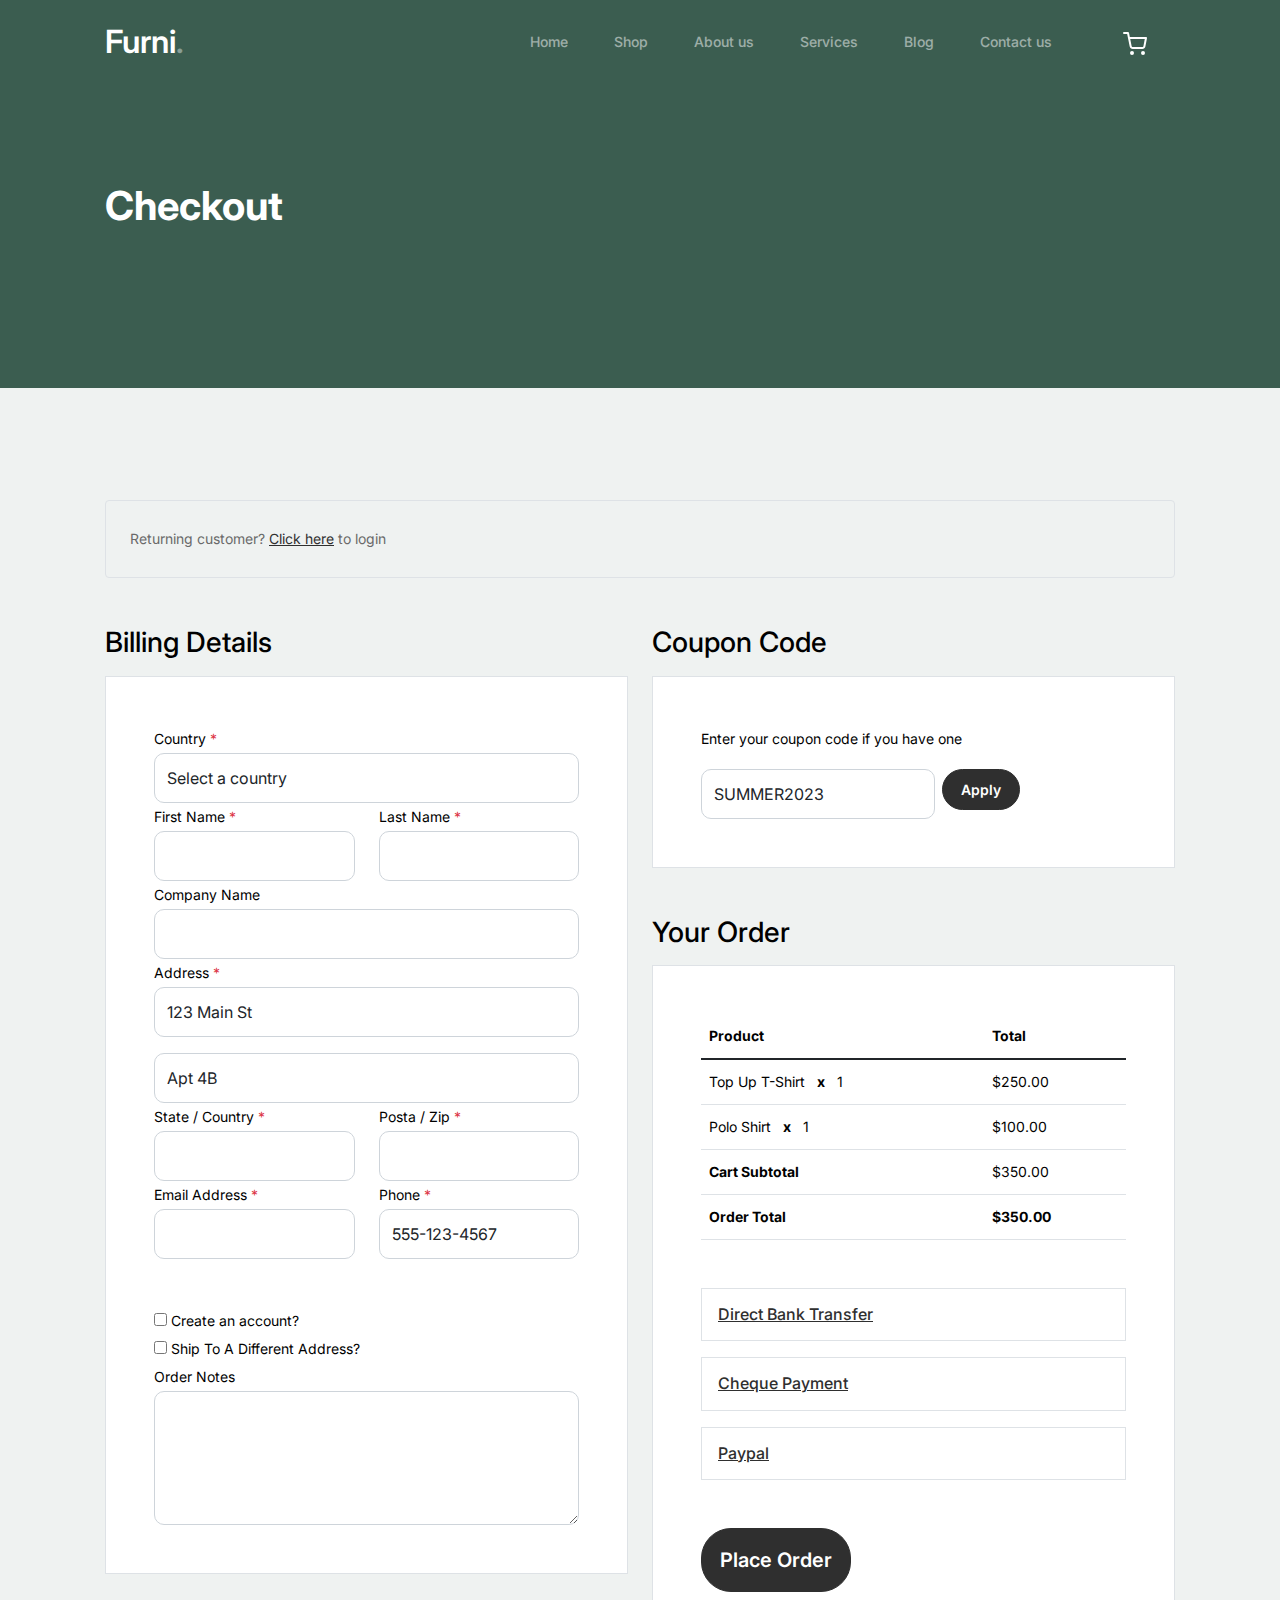
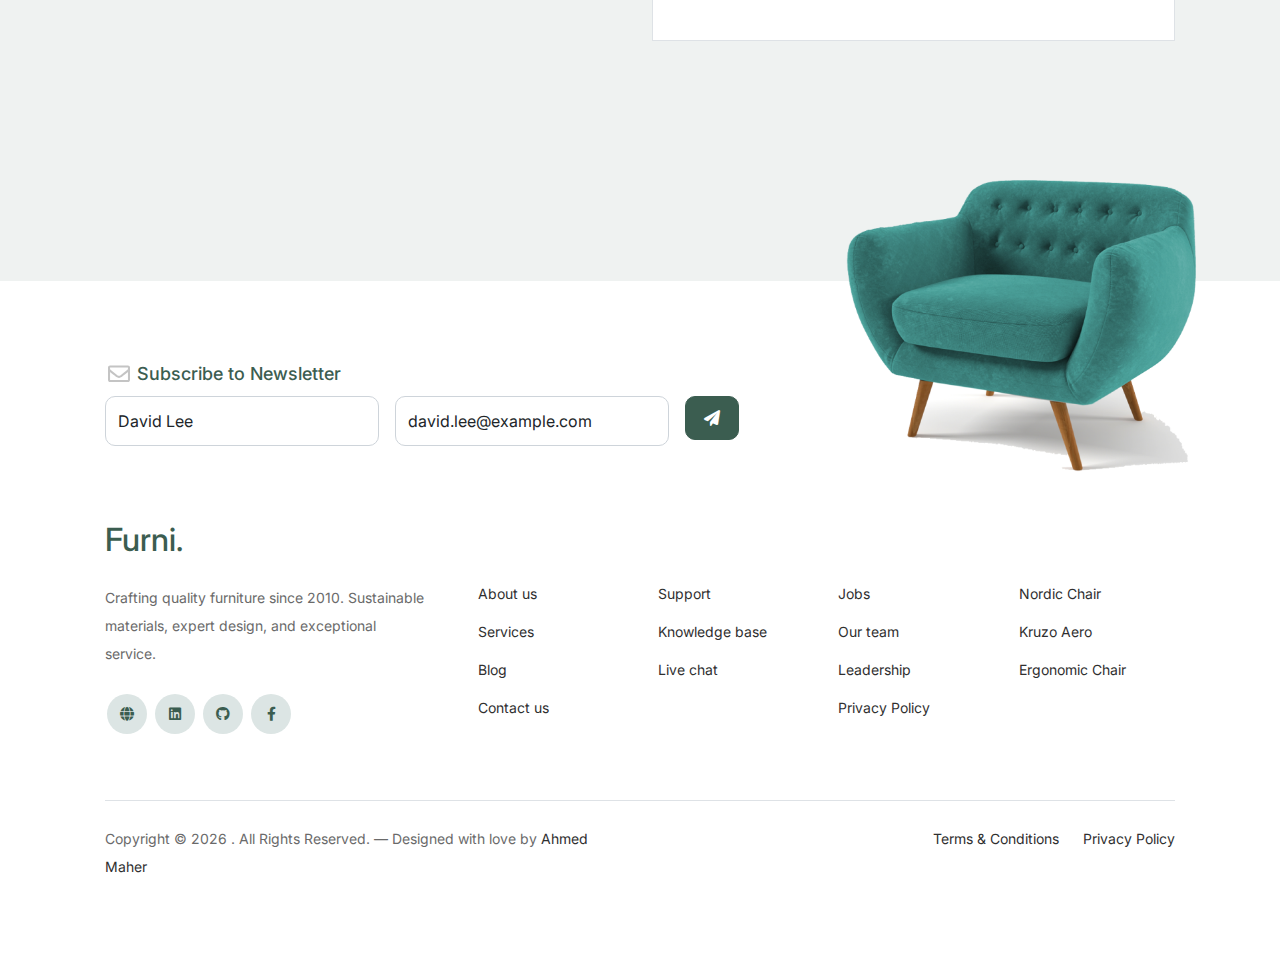
<file: checkout.html>
<!DOCTYPE html>
<html lang="en">
	<head>
		<meta charset="utf-8" />
		<meta
			name="viewport"
			content="width=device-width, initial-scale=1, shrink-to-fit=no"
		/>
		<meta name="author" content="" />
		<link rel="shortcut icon" href="favicon.png" />

		<meta name="description" content="" />
		<meta name="keywords" content="bootstrap, bootstrap4" />

		<!-- Bootstrap CSS -->
		<link href="css/bootstrap.min.css" rel="stylesheet" />
		<link
			href="https://cdnjs.cloudflare.com/ajax/libs/font-awesome/6.0.0-beta3/css/all.min.css"
			rel="stylesheet"
		/>
		<link href="css/tiny-slider.css" rel="stylesheet" />
		<link href="css/style.css" rel="stylesheet" />
		<link href="css/loader.css" rel="stylesheet" />
		<title>Checkout - Furni</title>
	</head>

	<body class="checkout-page">
		<!-- Loader -->
		<div class="loader-wrapper">
			<span class="loader"></span>
		</div>

		<!-- Start Header/Navigation -->
		<nav
			class="custom-navbar navbar navbar navbar-expand-md navbar-dark bg-dark"
			arial-label="Furni navigation bar"
		>
			<div class="container">
				<a class="navbar-brand" href="index.html">Furni<span>.</span></a>

				<button
					class="navbar-toggler"
					type="button"
					data-bs-toggle="collapse"
					data-bs-target="#navbarsFurni"
					aria-controls="navbarsFurni"
					aria-expanded="false"
					aria-label="Toggle navigation"
				>
					<span class="navbar-toggler-icon"></span>
				</button>

				<div class="collapse navbar-collapse" id="navbarsFurni">
					<ul class="custom-navbar-nav navbar-nav ms-auto mb-2 mb-md-0">
						<li class="nav-item">
							<a class="nav-link" href="index.html">Home</a>
						</li>
						<li><a class="nav-link" href="shop.html">Shop</a></li>
						<li><a class="nav-link" href="about.html">About us</a></li>
						<li><a class="nav-link" href="services.html">Services</a></li>
						<li><a class="nav-link" href="blog.html">Blog</a></li>
						<li><a class="nav-link" href="contact.html">Contact us</a></li>
					</ul>

					<ul class="custom-navbar-cta navbar-nav mb-2 mb-md-0 ms-5">
						<!-- <li>
							<a class="nav-link" href="#"><img src="images/user.svg" /></a>
						</li> -->
						<li>
							<a class="nav-link" href="cart.html"
								><img src="images/cart.svg"
							/></a>
						</li>
					</ul>
				</div>
			</div>
		</nav>
		<!-- End Header/Navigation -->

		<!-- Start Hero Section -->
		<div class="hero">
			<div class="container">
				<div class="row justify-content-between">
					<div class="col-lg-5">
						<div class="intro-excerpt">
							<h1>Checkout</h1>
						</div>
					</div>
					<div class="col-lg-7"></div>
				</div>
			</div>
		</div>
		<!-- End Hero Section -->

		<div class="untree_co-section">
			<div class="container">
				<div class="row mb-5">
					<div class="col-md-12">
						<div class="border p-4 rounded" role="alert">
							Returning customer? <a href="#">Click here</a> to login
						</div>
					</div>
				</div>
				<div class="row">
					<div class="col-md-6 mb-5 mb-md-0">
						<h2 class="h3 mb-3 text-black">Billing Details</h2>
						<div class="p-3 p-lg-5 border bg-white">
							<div class="form-group">
								<label for="c_country" class="text-black"
									>Country <span class="text-danger">*</span></label
								>
								<select id="c_country" class="form-control">
									<option value="1">Select a country</option>
									<option value="2">Egypt</option>
									<option value="3">Saudi Arabia</option>
									<option value="4">United Arab Emirates</option>
									<option value="5">Qatar</option>
									<option value="6">Kuwait</option>
									<option value="7">Bahrain</option>
									<option value="8">Oman</option>
									<option value="9">Jordan</option>
								</select>
							</div>
							<div class="form-group row">
								<div class="col-md-6">
									<label for="c_fname" class="text-black"
										>First Name <span class="text-danger">*</span></label
									>
									<input
										type="text"
										class="form-control"
										id="c_fname"
										name="c_fname"
									/>
								</div>
								<div class="col-md-6">
									<label for="c_lname" class="text-black"
										>Last Name <span class="text-danger">*</span></label
									>
									<input
										type="text"
										class="form-control"
										id="c_lname"
										name="c_lname"
									/>
								</div>
							</div>

							<div class="form-group row">
								<div class="col-md-12">
									<label for="c_companyname" class="text-black"
										>Company Name
									</label>
									<input
										type="text"
										class="form-control"
										id="c_companyname"
										name="c_companyname"
									/>
								</div>
							</div>

							<div class="form-group row">
								<div class="col-md-12">
									<label for="c_address" class="text-black"
										>Address <span class="text-danger">*</span></label
									>
									<input
										type="text"
										class="form-control"
										id="c_address"
										name="c_address"
										value="123 Main St"
									/>
								</div>
							</div>

							<div class="form-group mt-3">
								<input
									type="text"
									class="form-control"
									placeholder="Apartment, suite, unit etc. (optional)"
									value="Apt 4B"
								/>
							</div>

							<div class="form-group row">
								<div class="col-md-6">
									<label for="c_state_country" class="text-black"
										>State / Country <span class="text-danger">*</span></label
									>
									<input
										type="text"
										class="form-control"
										id="c_state_country"
										name="c_state_country"
									/>
								</div>
								<div class="col-md-6">
									<label for="c_postal_zip" class="text-black"
										>Posta / Zip <span class="text-danger">*</span></label
									>
									<input
										type="text"
										class="form-control"
										id="c_postal_zip"
										name="c_postal_zip"
									/>
								</div>
							</div>

							<div class="form-group row mb-5">
								<div class="col-md-6">
									<label for="c_email_address" class="text-black"
										>Email Address <span class="text-danger">*</span></label
									>
									<input
										type="text"
										class="form-control"
										id="c_email_address"
										name="c_email_address"
									/>
								</div>
								<div class="col-md-6">
									<label for="c_phone" class="text-black"
										>Phone <span class="text-danger">*</span></label
									>
									<input
										type="text"
										class="form-control"
										id="c_phone"
										name="c_phone"
										value="555-123-4567"
									/>
								</div>
							</div>

							<div class="form-group">
								<label
									for="c_create_account"
									class="text-black"
									data-bs-toggle="collapse"
									href="#create_an_account"
									role="button"
									aria-expanded="false"
									aria-controls="create_an_account"
									><input type="checkbox" value="1" id="c_create_account" />
									Create an account?</label
								>
								<div class="collapse" id="create_an_account">
									<div class="py-2 mb-4">
										<p class="mb-3">
											Create an account by entering the information below. If
											you are a returning customer please login at the top of
											the page.
										</p>
										<div class="form-group">
											<label for="c_account_password" class="text-black"
												>Account Password</label
											>
											<input
												type="email"
												class="form-control"
												id="c_account_password"
												name="c_account_password"
												value="secure@example.com"
											/>
										</div>
									</div>
								</div>
							</div>

							<div class="form-group">
								<label
									for="c_ship_different_address"
									class="text-black"
									data-bs-toggle="collapse"
									href="#ship_different_address"
									role="button"
									aria-expanded="false"
									aria-controls="ship_different_address"
									><input
										type="checkbox"
										value="1"
										id="c_ship_different_address"
									/>
									Ship To A Different Address?</label
								>
								<div class="collapse" id="ship_different_address">
									<div class="py-2">
										<div class="form-group">
											<label for="c_diff_country" class="text-black"
												>Country <span class="text-danger">*</span></label
											>
											<select id="c_diff_country" class="form-control">
												<option value="1">Select a country</option>
												<option value="2">bangladesh</option>
												<option value="3">Algeria</option>
												<option value="4">Afghanistan</option>
												<option value="5">Ghana</option>
												<option value="6">Albania</option>
												<option value="7">Bahrain</option>
												<option value="8">Colombia</option>
												<option value="9">Dominican Republic</option>
											</select>
										</div>

										<div class="form-group row">
											<div class="col-md-6">
												<label for="c_diff_fname" class="text-black"
													>First Name <span class="text-danger">*</span></label
												>
												<input
													type="text"
													class="form-control"
													id="c_diff_fname"
													name="c_diff_fname"
												/>
											</div>
											<div class="col-md-6">
												<label for="c_diff_lname" class="text-black"
													>Last Name <span class="text-danger">*</span></label
												>
												<input
													type="text"
													class="form-control"
													id="c_diff_lname"
													name="c_diff_lname"
												/>
											</div>
										</div>

										<div class="form-group row">
											<div class="col-md-12">
												<label for="c_diff_companyname" class="text-black"
													>Company Name
												</label>
												<input
													type="text"
													class="form-control"
													id="c_diff_companyname"
													name="c_diff_companyname"
												/>
											</div>
										</div>

										<div class="form-group row mb-3">
											<div class="col-md-12">
												<label for="c_diff_address" class="text-black"
													>Address <span class="text-danger">*</span></label
												>
												<input
													type="text"
													class="form-control"
													id="c_diff_address"
													name="c_diff_address"
													value="456 Oak Ave"
												/>
											</div>
										</div>

										<div class="form-group">
											<input
												type="text"
												class="form-control"
												placeholder="Apartment, suite, unit etc. (optional)"
												value="Suite 7C"
											/>
										</div>

										<div class="form-group row">
											<div class="col-md-6">
												<label for="c_diff_state_country" class="text-black"
													>State / Country
													<span class="text-danger">*</span></label
												>
												<input
													type="text"
													class="form-control"
													id="c_diff_state_country"
													name="c_diff_state_country"
												/>
											</div>
											<div class="col-md-6">
												<label for="c_diff_postal_zip" class="text-black"
													>Posta / Zip <span class="text-danger">*</span></label
												>
												<input
													type="text"
													class="form-control"
													id="c_diff_postal_zip"
													name="c_diff_postal_zip"
												/>
											</div>
										</div>

										<div class="form-group row mb-5">
											<div class="col-md-6">
												<label for="c_diff_email_address" class="text-black"
													>Email Address
													<span class="text-danger">*</span></label
												>
												<input
													type="text"
													class="form-control"
													id="c_diff_email_address"
													name="c_diff_email_address"
													value="david.lee@example.com"
												/>
											</div>
											<div class="col-md-6">
												<label for="c_diff_phone" class="text-black"
													>Phone <span class="text-danger">*</span></label
												>
												<input
													type="text"
													class="form-control"
													id="c_diff_phone"
													name="c_diff_phone"
													value="555-987-6543"
												/>
											</div>
										</div>
									</div>
								</div>
							</div>

							<div class="form-group">
								<label for="c_order_notes" class="text-black"
									>Order Notes</label
								>
								<textarea
									name="c_order_notes"
									id="c_order_notes"
									cols="30"
									rows="5"
									class="form-control"
									value="Please deliver in the evening."
								></textarea>
							</div>
						</div>
					</div>
					<div class="col-md-6">
						<div class="row mb-5">
							<div class="col-md-12">
								<h2 class="h3 mb-3 text-black">Coupon Code</h2>
								<div class="p-3 p-lg-5 border bg-white">
									<label for="c_code" class="text-black mb-3"
										>Enter your coupon code if you have one</label
									>
									<div class="input-group w-75 couponcode-wrap">
										<input
											type="text"
											class="form-control me-2"
											id="c_code"
											value="SUMMER2023"
											aria-label="Coupon Code"
											aria-describedby="button-addon2"
										/>
										<div class="input-group-append">
											<button
												class="btn btn-black btn-sm"
												type="button"
												id="button-addon2"
											>
												Apply
											</button>
										</div>
									</div>
								</div>
							</div>
						</div>

						<div class="row mb-5">
							<div class="col-md-12">
								<h2 class="h3 mb-3 text-black">Your Order</h2>
								<div class="p-3 p-lg-5 border bg-white">
									<table class="table site-block-order-table mb-5">
										<thead>
											<th>Product</th>
											<th>Total</th>
										</thead>
										<tbody>
											<tr>
												<td>
													Top Up T-Shirt <strong class="mx-2">x</strong> 1
												</td>
												<td>$250.00</td>
											</tr>
											<tr>
												<td>Polo Shirt <strong class="mx-2">x</strong> 1</td>
												<td>$100.00</td>
											</tr>
											<tr>
												<td class="text-black font-weight-bold">
													<strong>Cart Subtotal</strong>
												</td>
												<td class="text-black">$350.00</td>
											</tr>
											<tr>
												<td class="text-black font-weight-bold">
													<strong>Order Total</strong>
												</td>
												<td class="text-black font-weight-bold">
													<strong>$350.00</strong>
												</td>
											</tr>
										</tbody>
									</table>

									<div class="border p-3 mb-3">
										<h3 class="h6 mb-0">
											<a
												class="d-block"
												data-bs-toggle="collapse"
												href="#collapsebank"
												role="button"
												aria-expanded="false"
												aria-controls="collapsebank"
												>Direct Bank Transfer</a
											>
										</h3>

										<div class="collapse" id="collapsebank">
											<div class="py-2">
												<p class="mb-0">
													Make your payment directly into our bank account.
													Please use your Order ID as the payment reference.
													Your order won't be shipped until the funds have
													cleared in our account.
												</p>
											</div>
										</div>
									</div>

									<div class="border p-3 mb-3">
										<h3 class="h6 mb-0">
											<a
												class="d-block"
												data-bs-toggle="collapse"
												href="#collapsecheque"
												role="button"
												aria-expanded="false"
												aria-controls="collapsecheque"
												>Cheque Payment</a
											>
										</h3>

										<div class="collapse" id="collapsecheque">
											<div class="py-2">
												<p class="mb-0">
													Make your payment directly into our bank account.
													Please use your Order ID as the payment reference.
													Your order won't be shipped until the funds have
													cleared in our account.
												</p>
											</div>
										</div>
									</div>

									<div class="border p-3 mb-5">
										<h3 class="h6 mb-0">
											<a
												class="d-block"
												data-bs-toggle="collapse"
												href="#collapsepaypal"
												role="button"
												aria-expanded="false"
												aria-controls="collapsepaypal"
												>Paypal</a
											>
										</h3>

										<div class="collapse" id="collapsepaypal">
											<div class="py-2">
												<p class="mb-0">
													Make your payment directly into our bank account.
													Please use your Order ID as the payment reference.
													Your order won't be shipped until the funds have
													cleared in our account.
												</p>
											</div>
										</div>
									</div>

									<div class="form-group">
										<button
											class="btn btn-black btn-lg py-3 btn-block"
											onclick="window.location='thankyou.html'"
										>
											Place Order
										</button>
									</div>
								</div>
							</div>
						</div>
					</div>
				</div>
				<!-- </form> -->
			</div>
		</div>

		<!-- Start Footer Section -->
		<footer class="footer-section">
			<div class="container relative">
				<div class="sofa-img">
					<img src="images/sofa.png" alt="Image" class="img-fluid" />
				</div>

				<div class="row">
					<div class="col-lg-8">
						<div class="subscription-form">
							<h3 class="d-flex align-items-center">
								<span class="me-1"
									><img
										src="images/envelope-outline.svg"
										alt="Image"
										class="img-fluid" /></span
								><span>Subscribe to Newsletter</span>
							</h3>

							<form action="#" class="row g-3">
								<div class="col-auto">
									<input type="text" class="form-control" value="David Lee" />
								</div>
								<div class="col-auto">
									<input
										type="email"
										class="form-control"
										value="david.lee@example.com"
									/>
								</div>
								<div class="col-auto">
									<button class="btn btn-primary">
										<span class="fa fa-paper-plane"></span>
									</button>
								</div>
							</form>
						</div>
					</div>
				</div>

				<div class="row g-5 mb-5">
					<div class="col-lg-4">
						<div class="mb-4 footer-logo-wrap">
							<a href="./index.html" class="footer-logo">Furni<span>.</span></a>
						</div>
						<p class="mb-4">
							Crafting quality furniture since 2010. Sustainable materials,
							expert design, and exceptional service.
						</p>

						<ul class="list-unstyled custom-social">
							<li>
								<a
									href="https://ahmedmaher-portfolio.vercel.app/"
									target="_blank"
								>
									<span class="fa-solid fa-globe"></span>
								</a>
							</li>
							<li>
								<a href="https://www.linkedin.com/in/ahmed-maher-algohary"
									><span class="fa fa-brands fa-linkedin"></span
								></a>
							</li>
							<li>
								<a href="https://github.com/Ahmed-Maher77" target="_blank"
									><span class="fa fa-brands fa-github"></span
								></a>
							</li>
							<li>
								<a
									href="https://web.facebook.com/profile.php?id=100012154268952"
									><span class="fa fa-brands fa-facebook-f"></span
								></a>
							</li>
						</ul>
					</div>

					<div class="col-lg-8">
						<div class="row links-wrap">
							<div class="col-6 col-sm-6 col-md-3">
								<ul class="list-unstyled">
									<li><a href="./about.html">About us</a></li>
									<li><a href="./services.html">Services</a></li>
									<li><a href="./blog.html">Blog</a></li>
									<li><a href="./contact.html">Contact us</a></li>
								</ul>
							</div>

							<div class="col-6 col-sm-6 col-md-3">
								<ul class="list-unstyled">
									<li>
										<a href="https://ahmedmaher-portfolio.vercel.app/"
											>Support</a
										>
									</li>
									<li>
										<a href="https://ahmedmaher-portfolio.vercel.app/"
											>Knowledge base</a
										>
									</li>
									<li>
										<a href="https://ahmedmaher-portfolio.vercel.app/"
											>Live chat</a
										>
									</li>
								</ul>
							</div>

							<div class="col-6 col-sm-6 col-md-3">
								<ul class="list-unstyled">
									<li>
										<a href="https://ahmedmaher-portfolio.vercel.app/">Jobs</a>
									</li>
									<li>
										<a href="https://ahmedmaher-portfolio.vercel.app/"
											>Our team</a
										>
									</li>
									<li>
										<a href="https://ahmedmaher-portfolio.vercel.app/"
											>Leadership</a
										>
									</li>
									<li>
										<a href="https://ahmedmaher-portfolio.vercel.app/"
											>Privacy Policy</a
										>
									</li>
								</ul>
							</div>

							<div class="col-6 col-sm-6 col-md-3">
								<ul class="list-unstyled">
									<li>
										<a href="https://ahmedmaher-portfolio.vercel.app/"
											>Nordic Chair</a
										>
									</li>
									<li>
										<a href="https://ahmedmaher-portfolio.vercel.app/"
											>Kruzo Aero</a
										>
									</li>
									<li>
										<a href="https://ahmedmaher-portfolio.vercel.app/"
											>Ergonomic Chair</a
										>
									</li>
								</ul>
							</div>
						</div>
					</div>
				</div>

				<div class="border-top copyright">
					<div class="row pt-4">
						<div class="col-lg-6">
							<p class="mb-2 text-center text-lg-start">
								Copyright &copy;
								<script>
									document.write(new Date().getFullYear());
								</script>
								. All Rights Reserved. &mdash; Designed with love by
								<a href="https://ahmedmaher-portfolio.vercel.app/"
									>Ahmed Maher</a
								>
							</p>
						</div>

						<div class="col-lg-6 text-center text-lg-end">
							<ul class="list-unstyled d-inline-flex ms-auto">
								<li class="me-4"><a href="#">Terms &amp; Conditions</a></li>
								<li><a href="#">Privacy Policy</a></li>
							</ul>
						</div>
					</div>
				</div>
			</div>
		</footer>
		<!-- End Footer Section -->

		<script src="js/bootstrap.bundle.min.js"></script>
		<script src="js/tiny-slider.js"></script>
		<script src="js/cart.js"></script>
		<script src="js/custom.js"></script>
		<script src="js/loader.js"></script>
	</body>
</html>
</file>
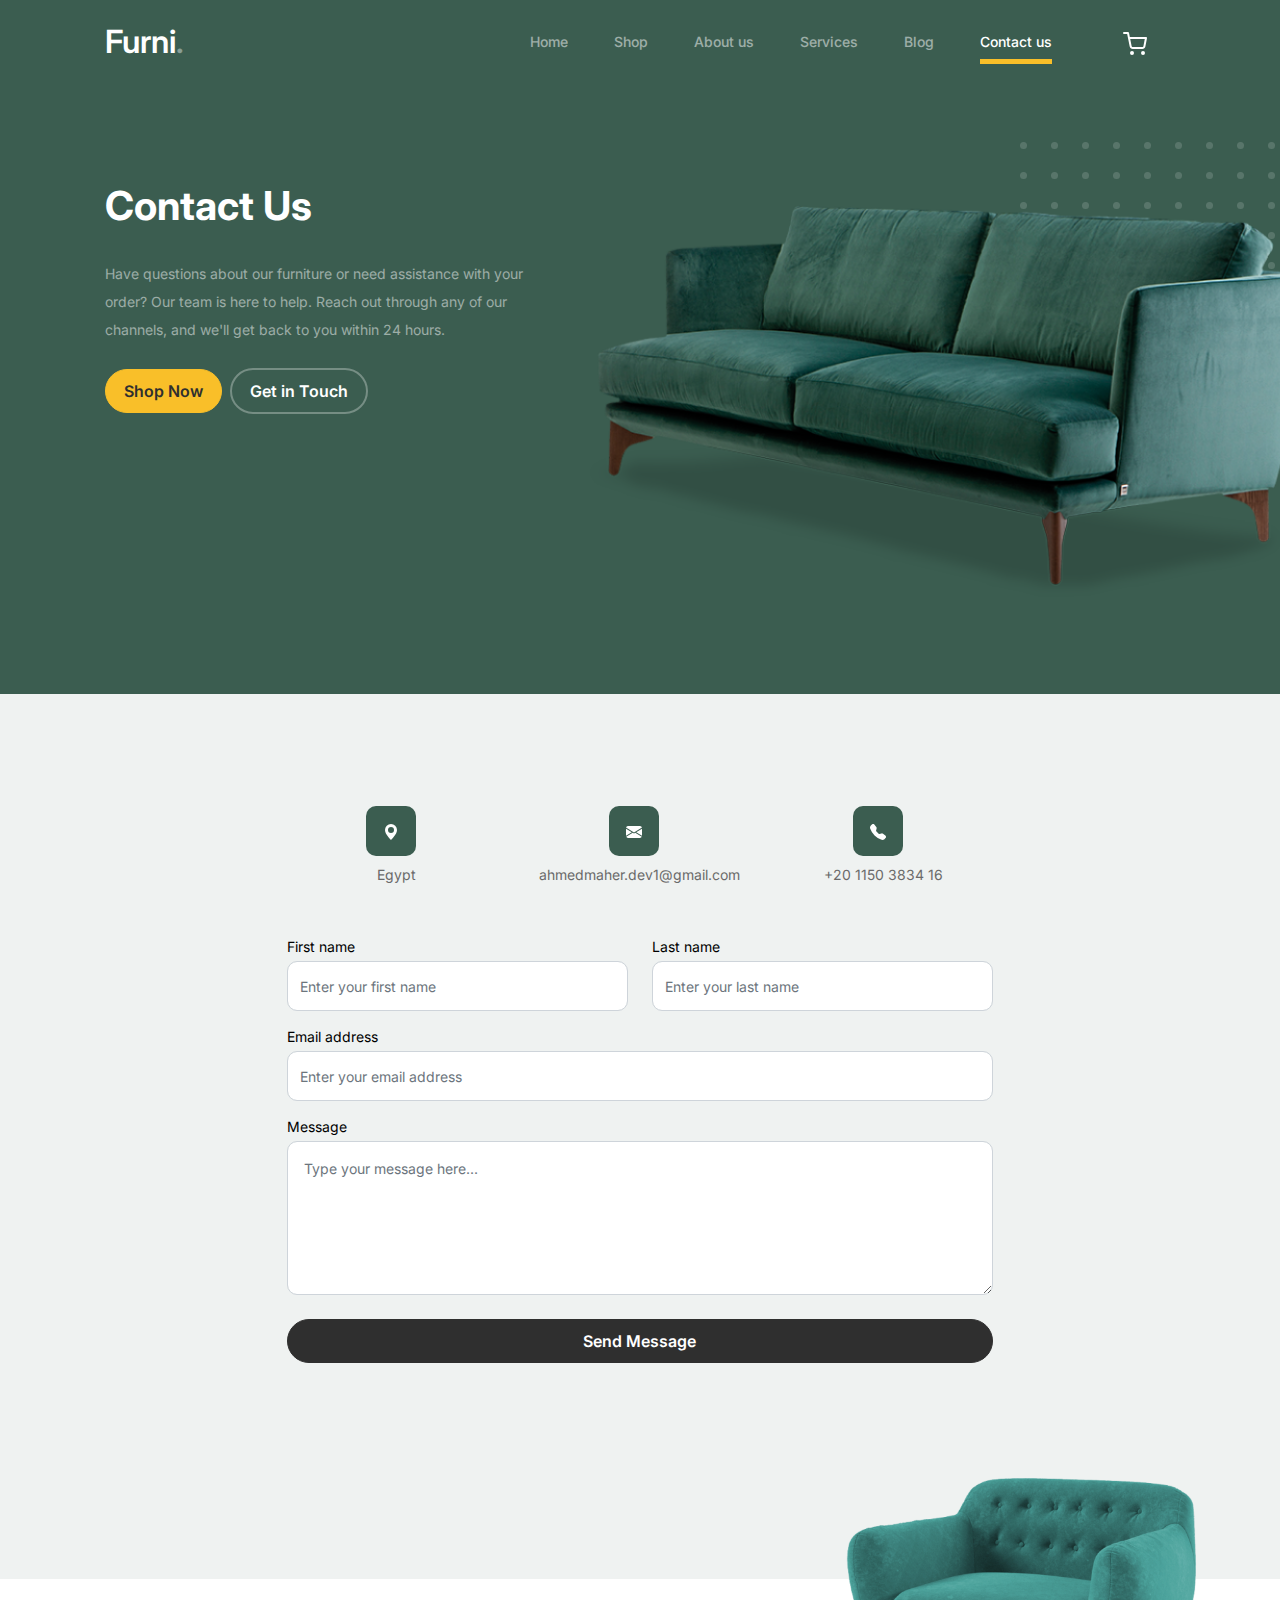
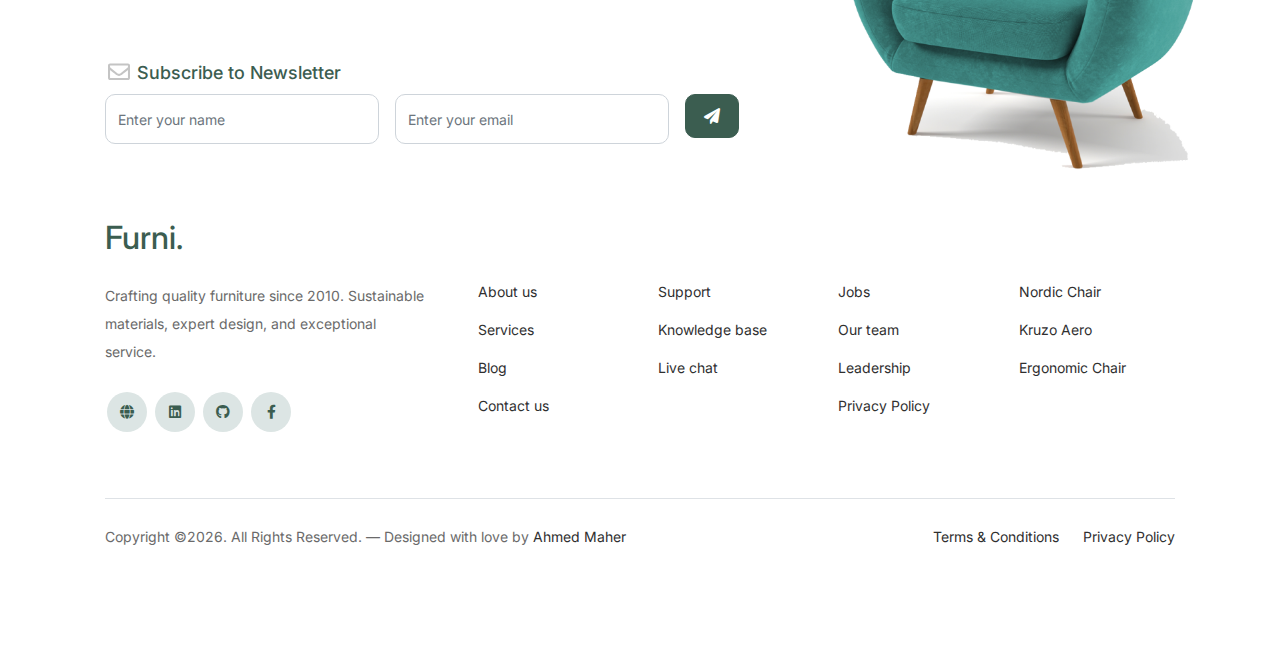
<file: contact.html>
<!doctype html>
<html lang="en">
<head>
  <meta charset="utf-8" />
  <!-- Basic Meta Tags -->
  <title>Furni - Modern Furniture E-Commerce Web App</title>
  <link rel="icon" href="/assets/favicon.ico" />
  <meta name="viewport" content="width=device-width, initial-scale=1.0" />
  <meta name="description" content="Furni is a modern, responsive e-commerce furniture website built with HTML, CSS, JavaScript, and GSAP. Shop high-quality furniture with smooth animations and a sleek user interface." />
  <meta name="keywords" content="Furni, furniture store, e-commerce website, responsive furniture shop, GSAP animations, Bootstrap, furniture app, online furniture shopping" />
  <meta name="author" content="Ahmed Maher Algohary" />

  <!-- Open Graph Meta Tags -->
  <meta property="og:title" content="Furni - Modern Furniture E-Commerce Web App" />
  <meta property="og:description" content="Explore high-quality furniture with a clean design and smooth shopping experience in Furni. Built using HTML5, CSS3, JS, Bootstrap & GSAP." />
  <meta property="og:image" content="./favicon.png" />
  <meta property="og:url" content="https://ahmed-maher77.github.io/Furni___modern-furniture-e-commerce/" />
  <meta property="og:type" content="website" />

  <!-- Twitter Card -->
  <meta name="twitter:card" content="summary_large_image" />
  <meta name="twitter:title" content="Furni - Modern Furniture E-Commerce Web App" />
  <meta name="twitter:description" content="Shop stylish furniture online with Furni. A fast, responsive, and animated e-commerce web experience." />
  <meta name="twitter:image" content="./favicon.png" />

		<!-- Bootstrap CSS -->
		<link href="css/bootstrap.min.css" rel="stylesheet">
		<link href="https://cdnjs.cloudflare.com/ajax/libs/font-awesome/6.0.0-beta3/css/all.min.css" rel="stylesheet">
		<link href="css/tiny-slider.css" rel="stylesheet">
		<link href="css/style.css" rel="stylesheet">
		<link href="css/loader.css" rel="stylesheet">
	</head>

	<body>

		<!-- Loader -->
		<div class="loader-wrapper">
			<span class="loader"></span>
		</div>

		<!-- Start Header/Navigation -->
		<nav class="custom-navbar navbar navbar navbar-expand-md navbar-dark bg-dark" arial-label="Furni navigation bar">

			<div class="container">
				<a class="navbar-brand" href="index.html">Furni<span>.</span></a>

				<button class="navbar-toggler" type="button" data-bs-toggle="collapse" data-bs-target="#navbarsFurni" aria-controls="navbarsFurni" aria-expanded="false" aria-label="Toggle navigation">
					<span class="navbar-toggler-icon"></span>
				</button>

				<div class="collapse navbar-collapse" id="navbarsFurni">
					<ul class="custom-navbar-nav navbar-nav ms-auto mb-2 mb-md-0">
						<li class="nav-item">
							<a class="nav-link" href="index.html">Home</a>
						</li>
						<li><a class="nav-link" href="shop.html">Shop</a></li>
						<li><a class="nav-link" href="about.html">About us</a></li>
						<li><a class="nav-link" href="services.html">Services</a></li>
						<li><a class="nav-link" href="blog.html">Blog</a></li>
						<li class="active"><a class="nav-link" href="contact.html">Contact us</a></li>
					</ul>

					<ul class="custom-navbar-cta navbar-nav mb-2 mb-md-0 ms-5">
						<!-- <li><a class="nav-link" href="#"><img src="images/user.svg"></a></li> -->
						<li><a class="nav-link" href="cart.html"><img src="images/cart.svg"></a></li>
					</ul>
				</div>
			</div>
				
		</nav>
		<!-- End Header/Navigation -->

		<!-- Start Hero Section -->
			<div class="hero">
				<div class="container">
					<div class="row justify-content-between">
						<div class="col-lg-5">
							<div class="intro-excerpt">
								<h1>Contact Us</h1>
								<p class="mb-4">
									Have questions about our furniture or need assistance with your order? Our team is here to help. Reach out through any of our channels, and we'll get back to you within 24 hours.
								</p>
								<p>
									<a href="shop.html" class="btn btn-secondary me-2">Shop Now</a><a href="#contact-section" class="btn btn-white-outline">Get in Touch</a>
								</p>
							</div>
						</div>
						<div class="col-lg-7">
							<div class="hero-img-wrap">
								<img src="images/couch.png" class="img-fluid">
							</div>
						</div>
					</div>
				</div>
			</div>
		<!-- End Hero Section -->

		
		<!-- Start Contact Form -->
		<div class="untree_co-section" id="contact-section">
      <div class="container">

        <div class="block">
          <div class="row justify-content-center">


            <div class="col-md-8 col-lg-8 pb-4">


              <div class="row mb-5 gap-3 gap-lg-0">
                <div class="col-lg-4">
                  <div  class="service no-shadow align-items-center link horizontal d-flex active  flex-lg-column gap-2 justify-content-lg-center" data-aos="fade-left" data-aos-delay="0">
                    <div class="service-icon color-1" style="width: 50px">
                      <svg xmlns="http://www.w3.org/2000/svg" width="16" height="16" fill="currentColor" class="bi bi-geo-alt-fill" viewBox="0 0 16 16">
                        <path d="M8 16s6-5.686 6-10A6 6 0 0 0 2 6c0 4.314 6 10 6 10zm0-7a3 3 0 1 1 0-6 3 3 0 0 1 0 6z"/>
                      </svg>
                    </div> <!-- /.icon -->
                    <div class="service-contents">
                      <p class="mb-0">Egypt</p>
                    </div> <!-- /.service-contents-->
                  </div> <!-- /.service -->
                </div>

                <div class="col-lg-4">
                  <div  class="service no-shadow align-items-center link horizontal d-flex active flex-lg-column gap-2 justify-content-lg-center" data-aos="fade-left" data-aos-delay="0">
                    <div class="service-icon color-1" style="width: 50px">
                      <svg xmlns="http://www.w3.org/2000/svg" width="16" height="16" fill="currentColor" class="bi bi-envelope-fill" viewBox="0 0 16 16">
                        <path d="M.05 3.555A2 2 0 0 1 2 2h12a2 2 0 0 1 1.95 1.555L8 8.414.05 3.555zM0 4.697v7.104l5.803-3.558L0 4.697zM6.761 8.83l-6.57 4.027A2 2 0 0 0 2 14h12a2 2 0 0 0 1.808-1.144l-6.57-4.027L8 9.586l-1.239-.757zm3.436-.586L16 11.801V4.697l-5.803 3.546z"/>
                      </svg>
                    </div> <!-- /.icon -->
                    <div class="service-contents">
                      <p class="mb-0">ahmedmaher.dev1@gmail.com</p>
                    </div> <!-- /.service-contents-->
                  </div> <!-- /.service -->
                </div>

                <div class="col-lg-4">
                  <div  class="service no-shadow align-items-center link horizontal d-flex active flex-lg-column gap-2 justify-content-lg-center" data-aos="fade-left" data-aos-delay="0">
                    <div class="service-icon color-1 " style="width: 50px">
                      <svg xmlns="http://www.w3.org/2000/svg" width="16" height="16" fill="currentColor" class="bi bi-telephone-fill" viewBox="0 0 16 16">
                        <path fill-rule="evenodd" d="M1.885.511a1.745 1.745 0 0 1 2.61.163L6.29 2.98c.329.423.445.974.315 1.494l-.547 2.19a.678.678 0 0 0 .178.643l2.457 2.457a.678.678 0 0 0 .644.178l2.189-.547a1.745 1.745 0 0 1 1.494.315l2.306 1.794c.829.645.905 1.87.163 2.611l-1.034 1.034c-.74.74-1.846 1.065-2.877.702a18.634 18.634 0 0 1-7.01-4.42 18.634 18.634 0 0 1-4.42-7.009c-.362-1.03-.037-2.137.703-2.877L1.885.511z"/>
                      </svg>
                    </div> <!-- /.icon -->
                    <div class="service-contents">
                      <p class="mb-0">+20 1150 3834 16</p>
                    </div> <!-- /.service-contents-->
                  </div> <!-- /.service -->
                </div>
              </div>

              <form id="contactForm" class="needs-validation d-flex flex-column gap-2" novalidate>
                <div class="row">
                  <div class="col-6 mb-1">
                    <div class="form-group">
                      <label class="text-black" for="fname">First name</label>
                      <input type="text" class="form-control" id="fname" placeholder="Enter your first name" required>
                      <div class="invalid-feedback">Please enter your first name.</div>
                    </div>
                  </div>
                  <div class="col-6 mb-1">
                    <div class="form-group">
                      <label class="text-black" for="lname">Last name</label>
                      <input type="text" class="form-control" id="lname" placeholder="Enter your last name" required>
                      <div class="invalid-feedback">Please enter your last name.</div>
                    </div>
                  </div>
                </div>
                <div class="form-group mb-1">
                  <label class="text-black" for="email">Email address</label>
                  <input type="email" class="form-control" id="email" placeholder="Enter your email address" required>
                  <div class="invalid-feedback">Please enter a valid email address.</div>
                </div>

                <div class="form-group mb-3">
                  <label class="text-black" for="message">Message</label>
                  <textarea class="form-control" style="padding: 1rem;" id="message" cols="30" rows="5" placeholder="Type your message here..." required></textarea>
                  <div class="invalid-feedback">Please enter your message.</div>
                </div>

                <button type="submit" class="btn btn-primary-hover-outline">Send Message</button>
              </form>

            </div>

          </div>

        </div>

      </div>


    </div>
  </div>

  <!-- End Contact Form -->

		

		<!-- Start Footer Section -->
		<footer class="footer-section">
			<div class="container relative">

				<div class="sofa-img">
					<img src="images/sofa.png" alt="Image" class="img-fluid">
				</div>

				<div class="row">
					<div class="col-lg-8">
						<div class="subscription-form">
							<h3 class="d-flex align-items-center"><span class="me-1"><img src="images/envelope-outline.svg" alt="Image" class="img-fluid"></span><span>Subscribe to Newsletter</span></h3>

							<form id="newsletterForm" action="#" class="row g-3" novalidate>
								<div class="col-auto">
									<input
										type="text"
										class="form-control"
										id="name"
										placeholder="Enter your name"
										required
									/>
									<div class="invalid-feedback">Please enter your name.</div>
								</div>
								<div class="col-auto">
									<input
										type="email"
										class="form-control"
										id="email"
										placeholder="Enter your email"
										required
									/>
									<div class="invalid-feedback">Please enter a valid email address.</div>
								</div>
								<div class="col-auto">
									<button type="submit" class="btn btn-primary">
										<span class="fa fa-paper-plane"></span>
									</button>
								</div>
							</form>

						</div>
					</div>
				</div>

				<div class="row g-5 mb-5">
					<div class="col-lg-4">
						<div class="mb-4 footer-logo-wrap">
							<a href="./index.html" class="footer-logo">Furni<span>.</span></a>
						</div>
						<p class="mb-4">
							Crafting quality furniture since 2010. Sustainable materials,
							expert design, and exceptional service.
						</p>

						<ul class="list-unstyled custom-social">
							<li>
								<a href="https://ahmedmaher-portfolio.vercel.app/" target="_blank">
									<span class="fa-solid fa-globe"></span>
								</a>
							</li>
							<li>
								<a href="https://www.linkedin.com/in/ahmed-maher-algohary"><span class="fa fa-brands fa-linkedin"></span></a>
							</li>
							<li>
								<a href="https://github.com/Ahmed-Maher77" target="_blank"
								><span class="fa fa-brands fa-github"></span
									></a>
							</li>
							<li>
								<a href="https://web.facebook.com/profile.php?id=100012154268952"><span class="fa fa-brands fa-facebook-f"></span></a>
							</li>
						</ul>
					</div>

					<div class="col-lg-8">
						<div class="row links-wrap">
							<div class="col-6 col-sm-6 col-md-3">
								<ul class="list-unstyled">
									<li><a href="./about.html">About us</a></li>
									<li><a href="./services.html">Services</a></li>
									<li><a href="./blog.html">Blog</a></li>
									<li><a href="./contact.html">Contact us</a></li>
								</ul>
							</div>

							<div class="col-6 col-sm-6 col-md-3">
								<ul class="list-unstyled">
									<li><a href="https://ahmedmaher-portfolio.vercel.app/">Support</a></li>
									<li><a href="https://ahmedmaher-portfolio.vercel.app/">Knowledge base</a></li>
									<li><a href="https://ahmedmaher-portfolio.vercel.app/">Live chat</a></li>
								</ul>
							</div>

							<div class="col-6 col-sm-6 col-md-3">
								<ul class="list-unstyled">
									<li><a href="https://ahmedmaher-portfolio.vercel.app/">Jobs</a></li>
									<li><a href="https://ahmedmaher-portfolio.vercel.app/">Our team</a></li>
									<li><a href="https://ahmedmaher-portfolio.vercel.app/">Leadership</a></li>
									<li><a href="https://ahmedmaher-portfolio.vercel.app/">Privacy Policy</a></li>
								</ul>
							</div>

							<div class="col-6 col-sm-6 col-md-3">
								<ul class="list-unstyled">
									<li><a href="https://ahmedmaher-portfolio.vercel.app/">Nordic Chair</a></li>
									<li><a href="https://ahmedmaher-portfolio.vercel.app/">Kruzo Aero</a></li>
									<li><a href="https://ahmedmaher-portfolio.vercel.app/">Ergonomic Chair</a></li>
								</ul>
							</div>
						</div>
					</div>
				</div>

				<div class="border-top copyright">
					<div class="row pt-4">
						<div class="col-lg-6">
							<p class="mb-2 text-center text-lg-start">Copyright &copy;<script>document.write(new Date().getFullYear());</script>. All Rights Reserved. &mdash; Designed with love by <a href="https://ahmedmaher-portfolio.vercel.app/">Ahmed Maher</a>
            </p>
						</div>

						<div class="col-lg-6 text-center text-lg-end">
							<ul class="list-unstyled d-inline-flex ms-auto">
								<li class="me-4"><a href="#">Terms &amp; Conditions</a></li>
								<li><a href="#">Privacy Policy</a></li>
							</ul>
						</div>

					</div>
				</div>

			</div>
		</footer>
		<!-- End Footer Section -->	


		<script src="js/bootstrap.bundle.min.js"></script>
		<script src="js/tiny-slider.js"></script>
		<script src="js/cart.js"></script>
		<script src="js/custom.js"></script>
		<script src="js/newsletter.js"></script>
		<script src="js/contact.js"></script>
		<script src="js/loader.js"></script>
	</body>

</html>
</file>
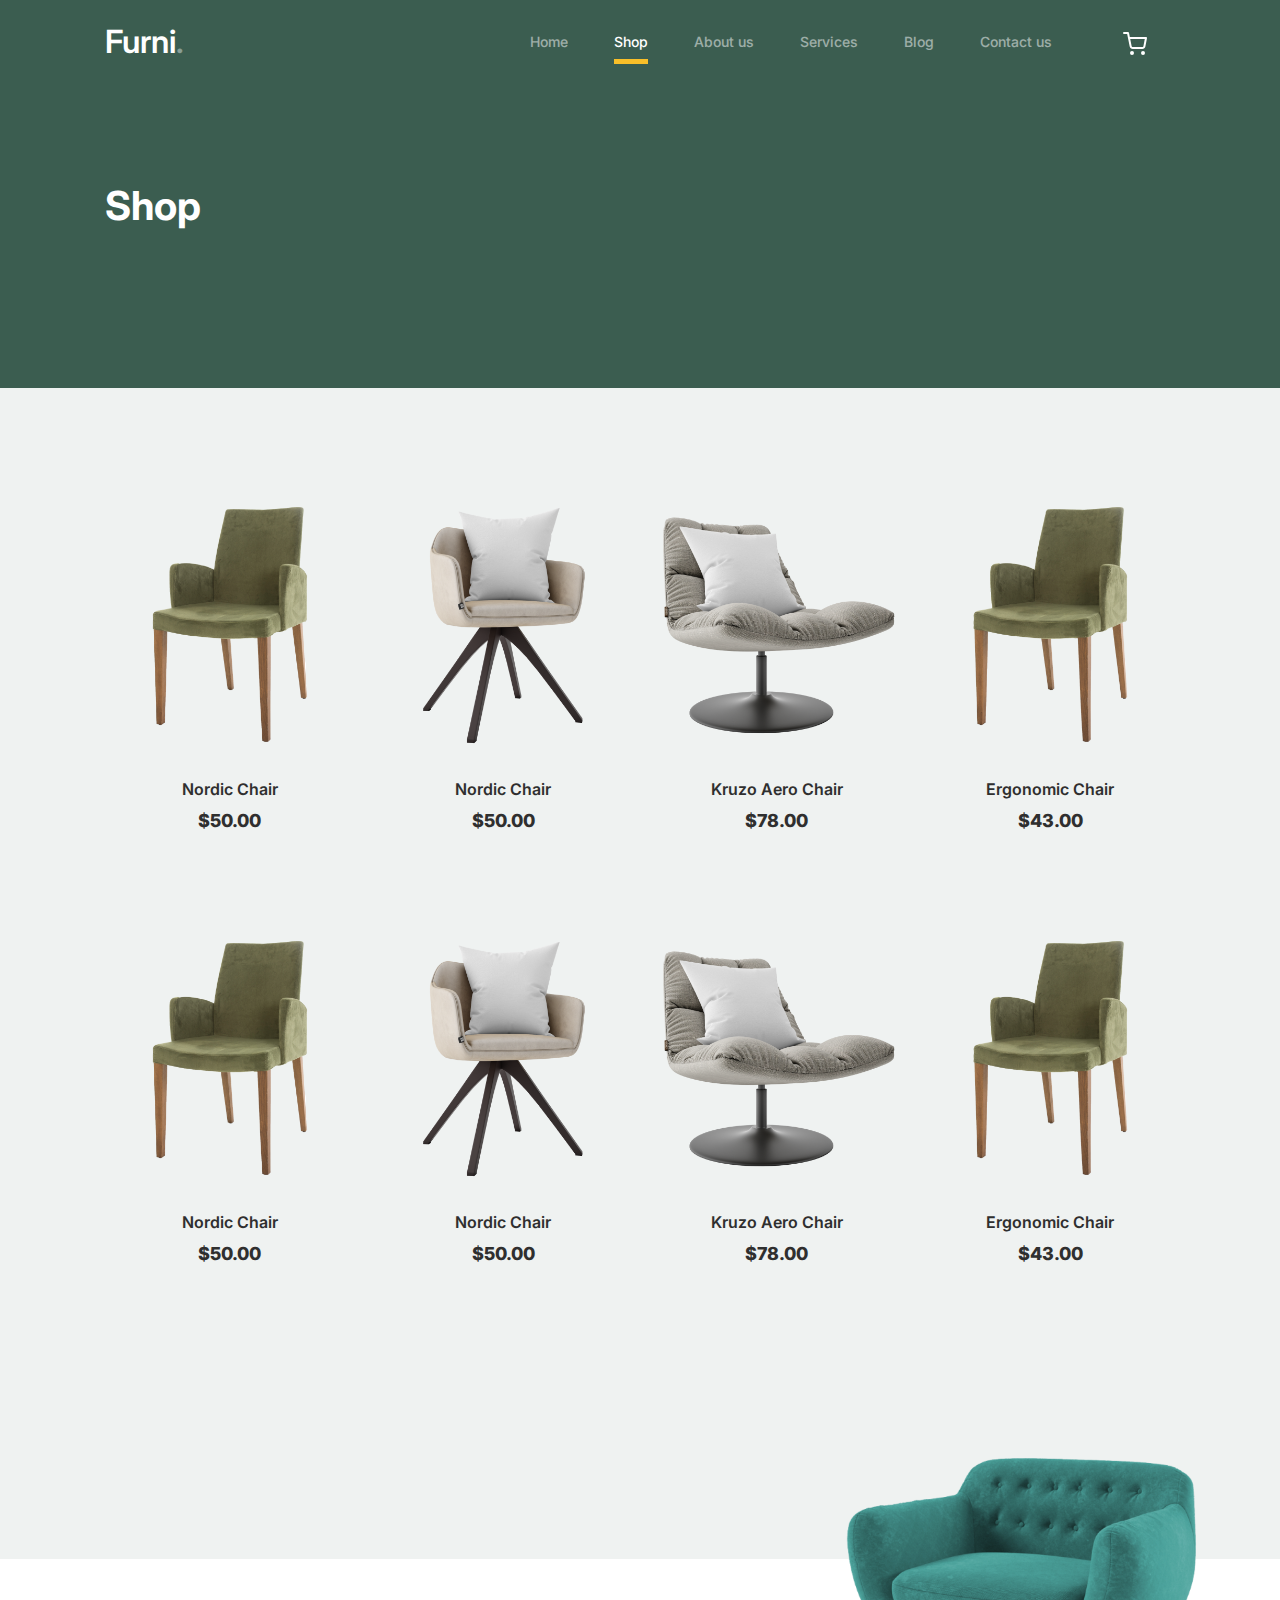
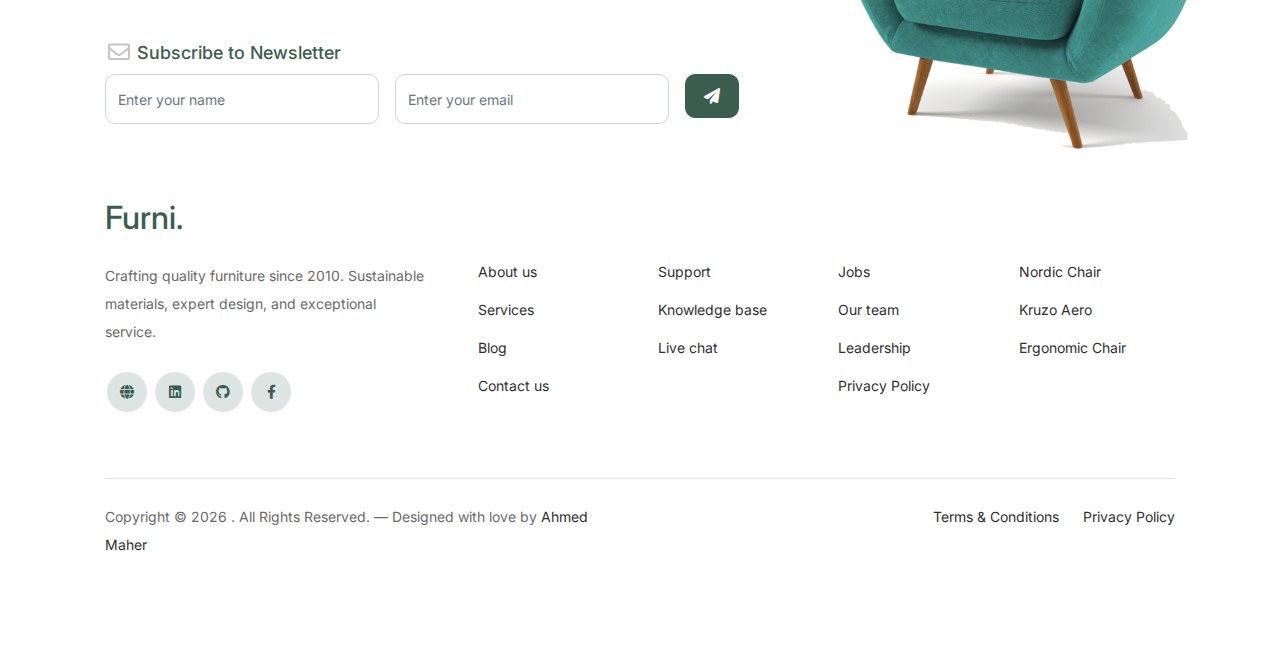
<file: productPage.html>
<!DOCTYPE html>
<html lang="en">
	<head>
		<meta charset="utf-8" />
		<meta
			name="viewport"
			content="width=device-width, initial-scale=1, shrink-to-fit=no"
		/>
		<meta name="author" content="" />
		<link rel="shortcut icon" href="favicon.png" />

		<meta name="description" content="" />
		<meta name="keywords" content="bootstrap, bootstrap4" />

		<!-- Bootstrap CSS -->
		<link href="css/bootstrap.min.css" rel="stylesheet" />
		<link
			href="https://cdnjs.cloudflare.com/ajax/libs/font-awesome/6.0.0-beta3/css/all.min.css"
			rel="stylesheet"
		/>
		<link href="css/tiny-slider.css" rel="stylesheet" />
		<link href="css/style.css" rel="stylesheet" />
		<link href="css/loader.css" rel="stylesheet" />
		<title>Product Details - Furni</title>
	</head>

	<body class="product-page">
		<!-- Loader -->
		<div class="loader-wrapper">
			<span class="loader"></span>
		</div>

		<!-- Start Header/Navigation -->
		<nav
			class="custom-navbar navbar navbar navbar-expand-md navbar-dark bg-dark"
			arial-label="Furni navigation bar"
		>
			<div class="container">
				<a class="navbar-brand" href="index.html">Furni<span>.</span></a>

				<button
					class="navbar-toggler"
					type="button"
					data-bs-toggle="collapse"
					data-bs-target="#navbarsFurni"
					aria-controls="navbarsFurni"
					aria-expanded="false"
					aria-label="Toggle navigation"
				>
					<span class="navbar-toggler-icon"></span>
				</button>

				<div class="collapse navbar-collapse" id="navbarsFurni">
					<ul class="custom-navbar-nav navbar-nav ms-auto mb-2 mb-md-0">
						<li class="nav-item">
							<a class="nav-link" href="index.html">Home</a>
						</li>
						<li>
							<a class="nav-link" href="shop.html">Shop</a>
						</li>
						<li><a class="nav-link" href="about.html">About us</a></li>
						<li><a class="nav-link" href="services.html">Services</a></li>
						<li><a class="nav-link" href="blog.html">Blog</a></li>
						<li><a class="nav-link" href="contact.html">Contact us</a></li>
					</ul>

					<ul class="custom-navbar-cta navbar-nav mb-2 mb-md-0 ms-5">
						<!-- <li>
							<a class="nav-link" href="#"><img src="images/user.svg" /></a>
						</li> -->
						<li>
							<a class="nav-link" href="cart.html"
								><img src="images/cart.svg"
							/></a>
						</li>
					</ul>
				</div>
			</div>
		</nav>
		<!-- End Header/Navigation -->

		<!-- Start Hero Section -->
		<div class="hero">
			<div class="container">
				<div class="row justify-content-between">
					<div class="col-lg-5">
						<div class="intro-excerpt">
							<h1>Product Details</h1>
						</div>
					</div>
				</div>
			</div>
		</div>
		<!-- End Hero Section -->

		<div class="untree_co-section">
			<div class="container">
				<div class="row">
					<div class="col-md-6">
						<div class="product-image">
							<img
								id="productImage"
								src=""
								alt="Product Image"
								class="img-fluid"
							/>
						</div>
					</div>
					<div class="col-md-6">
						<div class="product-details">
							<h2 id="productName" class="mb-4"></h2>
							<p class="mb-4" id="productDescription">
								Donec facilisis quam ut purus rutrum lobortis. Donec vitae odio
								quis nisl dapibus malesuada. Nullam ac aliquet velit. Aliquam
								vulputate velit imperdiet dolor tempor tristique.
							</p>
							<div class="mb-4">
								<strong id="productPrice" class="text-primary h3"></strong>
							</div>
							<div class="mb-4">
								<div class="input-group mb-3" style="max-width: 152px">
									<button
										class="btn btn-outline-primary js-btn-minus"
										type="button"
									>
										&minus;
									</button>
									<input
										type="text"
										class="form-control text-center"
										value="1"
										placeholder=""
										aria-label="Example text with button addon"
										aria-describedby="button-addon1"
									/>
									<button
										class="btn btn-outline-primary js-btn-plus"
										type="button"
									>
										&plus;
									</button>
								</div>
							</div>
							<p><a href="#" class="btn btn-primary">Add to Cart</a></p>
						</div>
					</div>
				</div>
			</div>
		</div>

		<!-- Start Footer Section -->
		<footer class="footer-section">
			<div class="container relative">
				<div class="sofa-img">
					<img src="images/sofa.png" alt="Image" class="img-fluid" />
				</div>

				<div class="row">
					<div class="col-lg-8">
						<div class="subscription-form">
							<h3 class="d-flex align-items-center">
								<span class="me-1"
									><img
										src="images/envelope-outline.svg"
										alt="Image"
										class="img-fluid" /></span
								><span>Subscribe to Newsletter</span>
							</h3>

							<form id="newsletterForm" action="#" class="row g-3" novalidate>
								<div class="col-auto">
									<input
										type="text"
										class="form-control"
										placeholder="Enter your name"
										required
									/>
								</div>
								<div class="col-auto">
									<input
										type="email"
										class="form-control"
										placeholder="Enter your email"
										required
									/>
								</div>
								<div class="col-auto">
									<button type="submit" class="btn btn-primary">
										<span class="fa fa-paper-plane"></span>
									</button>
								</div>
							</form>
							<div
								id="newsletterMessage"
								class="mt-3"
								style="display: none"
							></div>
						</div>
					</div>
				</div>

				<div class="row g-5 mb-5">
					<div class="col-lg-4">
						<div class="mb-4 footer-logo-wrap">
							<a href="./index.html" class="footer-logo">Furni<span>.</span></a>
						</div>
						<p class="mb-4">
							Crafting quality furniture since 2010. Sustainable materials,
							expert design, and exceptional service.
						</p>

						<ul class="list-unstyled custom-social">
							<li>
								<a
									href="https://ahmedmaher-portfolio.vercel.app/"
									target="_blank"
								>
									<span class="fa-solid fa-globe"></span>
								</a>
							</li>
							<li>
								<a href="https://www.linkedin.com/in/ahmed-maher-algohary"
									><span class="fa fa-brands fa-linkedin"></span
								></a>
							</li>
							<li>
								<a href="https://github.com/Ahmed-Maher77" target="_blank"
									><span class="fa fa-brands fa-github"></span
								></a>
							</li>
							<li>
								<a
									href="https://web.facebook.com/profile.php?id=100012154268952"
									><span class="fa fa-brands fa-facebook-f"></span
								></a>
							</li>
						</ul>
					</div>

					<div class="col-lg-8">
						<div class="row links-wrap">
							<div class="col-6 col-sm-6 col-md-3">
								<ul class="list-unstyled">
									<li><a href="./about.html">About us</a></li>
									<li><a href="./services.html">Services</a></li>
									<li><a href="./blog.html">Blog</a></li>
									<li><a href="./contact.html">Contact us</a></li>
								</ul>
							</div>

							<div class="col-6 col-sm-6 col-md-3">
								<ul class="list-unstyled">
									<li>
										<a href="https://ahmedmaher-portfolio.vercel.app/"
											>Support</a
										>
									</li>
									<li>
										<a href="https://ahmedmaher-portfolio.vercel.app/"
											>Knowledge base</a
										>
									</li>
									<li>
										<a href="https://ahmedmaher-portfolio.vercel.app/"
											>Live chat</a
										>
									</li>
								</ul>
							</div>

							<div class="col-6 col-sm-6 col-md-3">
								<ul class="list-unstyled">
									<li>
										<a href="https://ahmedmaher-portfolio.vercel.app/">Jobs</a>
									</li>
									<li>
										<a href="https://ahmedmaher-portfolio.vercel.app/"
											>Our team</a
										>
									</li>
									<li>
										<a href="https://ahmedmaher-portfolio.vercel.app/"
											>Leadership</a
										>
									</li>
									<li>
										<a href="https://ahmedmaher-portfolio.vercel.app/"
											>Privacy Policy</a
										>
									</li>
								</ul>
							</div>

							<div class="col-6 col-sm-6 col-md-3">
								<ul class="list-unstyled">
									<li>
										<a href="https://ahmedmaher-portfolio.vercel.app/"
											>Nordic Chair</a
										>
									</li>
									<li>
										<a href="https://ahmedmaher-portfolio.vercel.app/"
											>Kruzo Aero</a
										>
									</li>
									<li>
										<a href="https://ahmedmaher-portfolio.vercel.app/"
											>Ergonomic Chair</a
										>
									</li>
								</ul>
							</div>
						</div>
					</div>
				</div>

				<div class="border-top copyright">
					<div class="row pt-4">
						<div class="col-lg-6">
							<p class="mb-2 text-center text-lg-start">
								Copyright &copy;
								<script>
									document.write(new Date().getFullYear());
								</script>
								. All Rights Reserved. &mdash; Designed with love by
								<a href="https://ahmedmaher-portfolio.vercel.app/"
									>Ahmed Maher</a
								>
							</p>
						</div>

						<div class="col-lg-6 text-center text-lg-end">
							<ul class="list-unstyled d-inline-flex ms-auto">
								<li class="me-4"><a href="#">Terms &amp; Conditions</a></li>
								<li><a href="#">Privacy Policy</a></li>
							</ul>
						</div>
					</div>
				</div>
			</div>
		</footer>
		<!-- End Footer Section -->

		<script src="js/bootstrap.bundle.min.js"></script>
		<script src="js/tiny-slider.js"></script>
		<script src="js/products.js"></script>
		<script src="js/cart.js"></script>
		<script src="js/custom.js"></script>
		<script src="js/product-details.js"></script>
		<script src="js/loader.js"></script>
	</body>
</html>
</file>
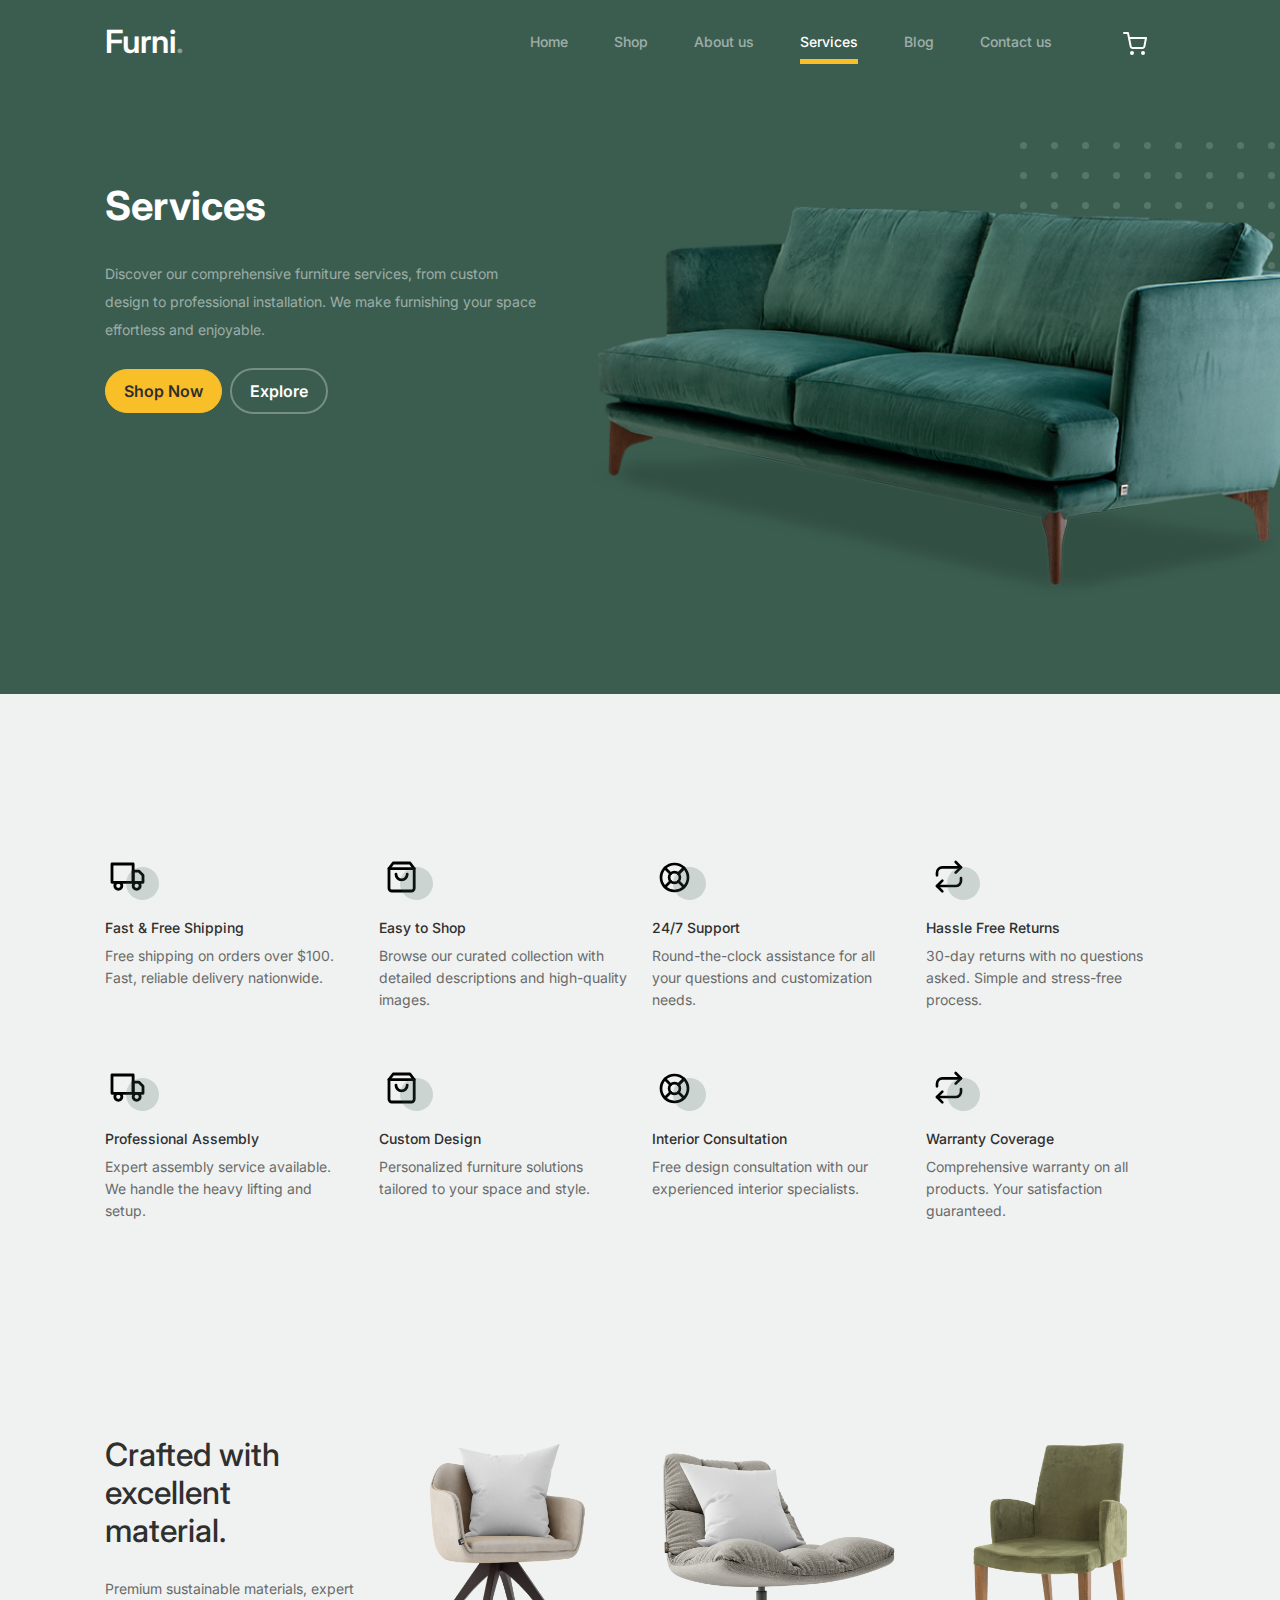
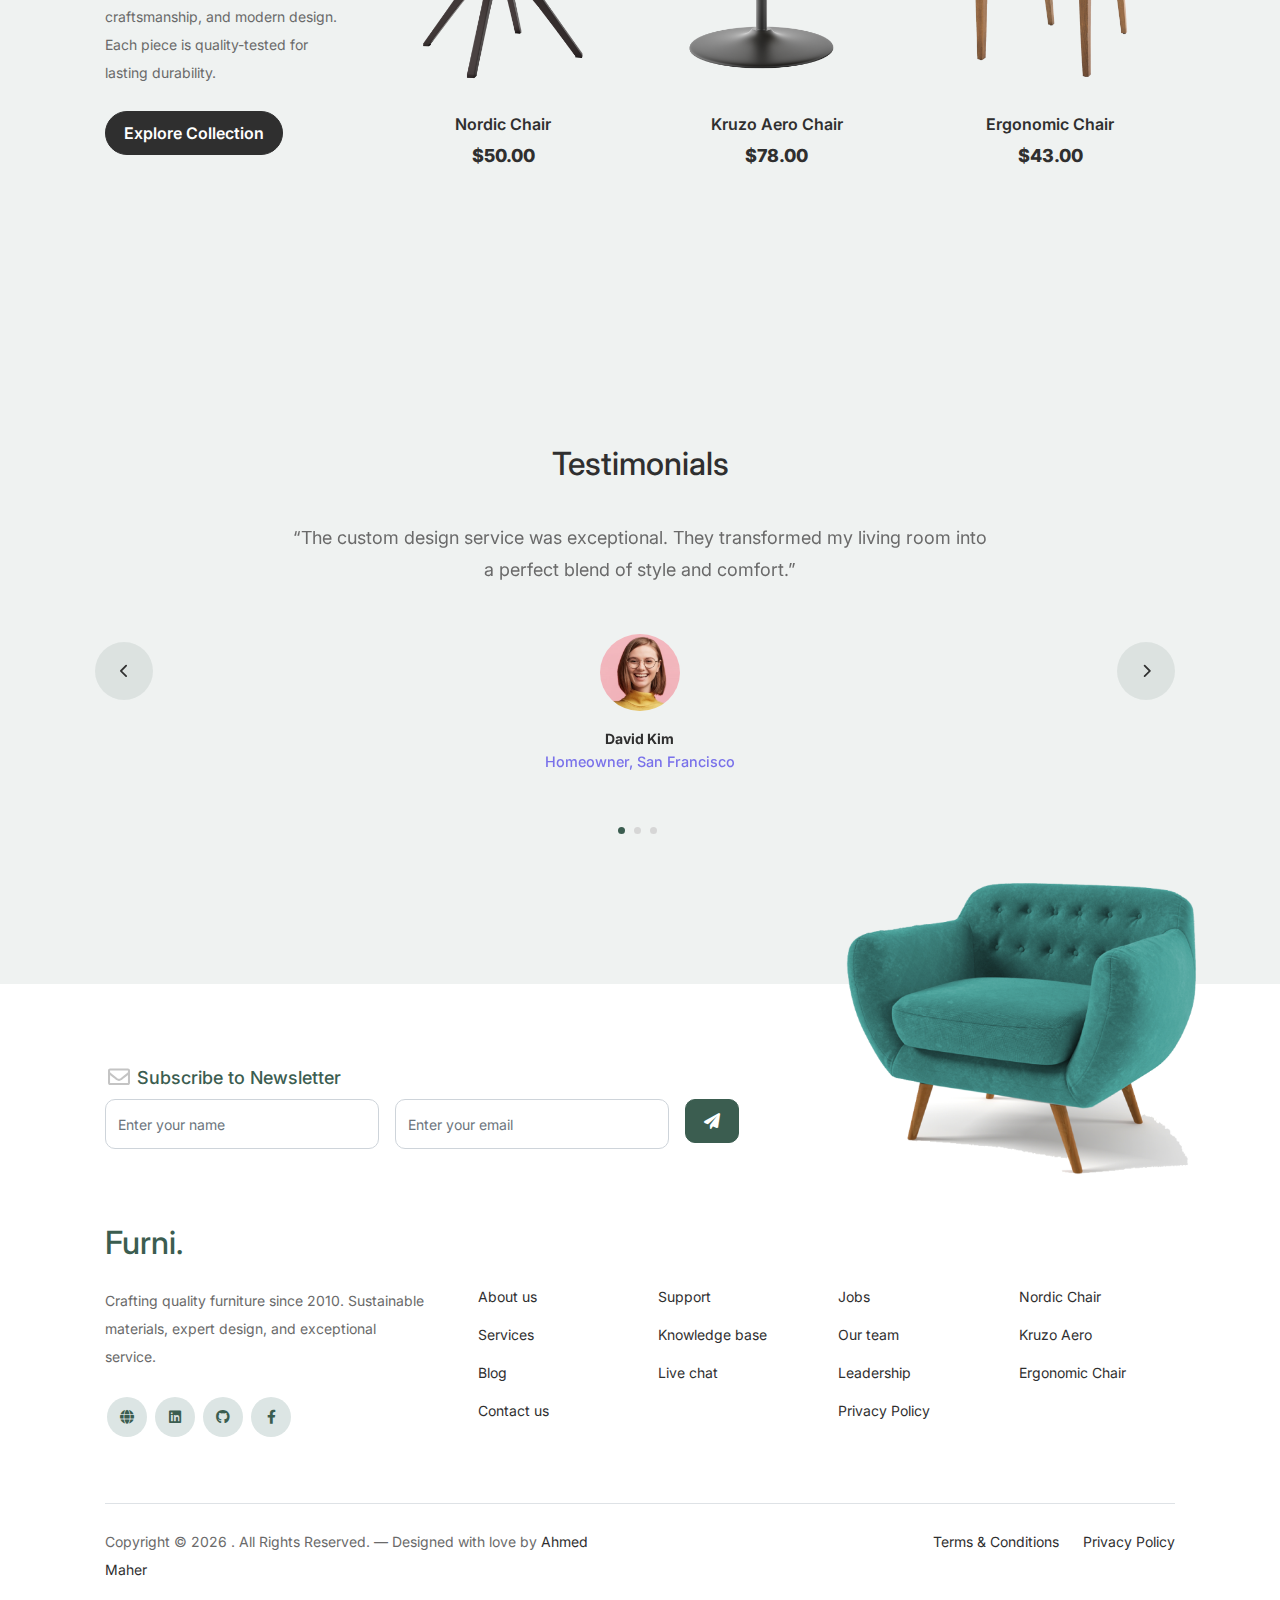
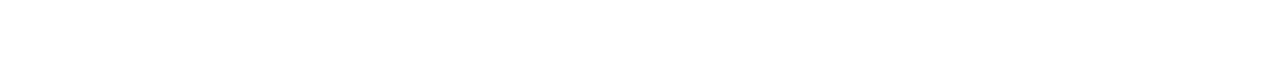
<file: services.html>
<!DOCTYPE html>
<html lang="en">
	<head>
		<meta charset="utf-8" />
		<!-- Basic Meta Tags -->
		<title>Furni - Modern Furniture E-Commerce Web App</title>
		<link rel="icon" href="/assets/favicon.ico" />
		<meta name="viewport" content="width=device-width, initial-scale=1.0" />
		<meta
			name="description"
			content="Furni is a modern, responsive e-commerce furniture website built with HTML, CSS, JavaScript, and GSAP. Shop high-quality furniture with smooth animations and a sleek user interface."
		/>
		<meta
			name="keywords"
			content="Furni, furniture store, e-commerce website, responsive furniture shop, GSAP animations, Bootstrap, furniture app, online furniture shopping"
		/>
		<meta name="author" content="Ahmed Maher Algohary" />

		<!-- Open Graph Meta Tags -->
		<meta
			property="og:title"
			content="Furni - Modern Furniture E-Commerce Web App"
		/>
		<meta
			property="og:description"
			content="Explore high-quality furniture with a clean design and smooth shopping experience in Furni. Built using HTML5, CSS3, JS, Bootstrap & GSAP."
		/>
		<meta property="og:image" content="./favicon.png" />
		<meta
			property="og:url"
			content="https://ahmed-maher77.github.io/Furni___modern-furniture-e-commerce/"
		/>
		<meta property="og:type" content="website" />

		<!-- Twitter Card -->
		<meta name="twitter:card" content="summary_large_image" />
		<meta
			name="twitter:title"
			content="Furni - Modern Furniture E-Commerce Web App"
		/>
		<meta
			name="twitter:description"
			content="Shop stylish furniture online with Furni. A fast, responsive, and animated e-commerce web experience."
		/>
		<meta name="twitter:image" content="./favicon.png" />

		<!-- Bootstrap CSS -->
		<link href="css/bootstrap.min.css" rel="stylesheet" />
		<link
			href="https://cdnjs.cloudflare.com/ajax/libs/font-awesome/6.0.0-beta3/css/all.min.css"
			rel="stylesheet"
		/>
		<link href="css/tiny-slider.css" rel="stylesheet" />
		<link href="css/style.css" rel="stylesheet" />
		<link href="css/loader.css" rel="stylesheet" />
		<title>Our Services - Furni</title>
	</head>

	<body>
		<!-- Loader -->
		<div class="loader-wrapper">
			<span class="loader"></span>
		</div>

		<!-- Start Header/Navigation -->
		<nav
			class="custom-navbar navbar navbar navbar-expand-md navbar-dark bg-dark"
			arial-label="Furni navigation bar"
		>
			<div class="container">
				<a class="navbar-brand" href="index.html">Furni<span>.</span></a>

				<button
					class="navbar-toggler"
					type="button"
					data-bs-toggle="collapse"
					data-bs-target="#navbarsFurni"
					aria-controls="navbarsFurni"
					aria-expanded="false"
					aria-label="Toggle navigation"
				>
					<span class="navbar-toggler-icon"></span>
				</button>

				<div class="collapse navbar-collapse" id="navbarsFurni">
					<ul class="custom-navbar-nav navbar-nav ms-auto mb-2 mb-md-0">
						<li class="nav-item">
							<a class="nav-link" href="index.html">Home</a>
						</li>
						<li><a class="nav-link" href="shop.html">Shop</a></li>
						<li><a class="nav-link" href="about.html">About us</a></li>
						<li class="active">
							<a class="nav-link" href="services.html">Services</a>
						</li>
						<li><a class="nav-link" href="blog.html">Blog</a></li>
						<li><a class="nav-link" href="contact.html">Contact us</a></li>
					</ul>

					<ul class="custom-navbar-cta navbar-nav mb-2 mb-md-0 ms-5">
						<!-- <li>
							<a class="nav-link" href="#"><img src="images/user.svg" /></a>
						</li> -->
						<li>
							<a class="nav-link" href="cart.html"
								><img src="images/cart.svg"
							/></a>
						</li>
					</ul>
				</div>
			</div>
		</nav>
		<!-- End Header/Navigation -->

		<!-- Start Hero Section -->
		<div class="hero">
			<div class="container">
				<div class="row justify-content-between">
					<div class="col-lg-5">
						<div class="intro-excerpt">
							<h1>Services</h1>
							<p class="mb-4">
								Discover our comprehensive furniture services, from custom
								design to professional installation. We make furnishing your
								space effortless and enjoyable.
							</p>
							<p>
								<a href="./shop.html" class="btn btn-secondary me-2">Shop Now</a
								><a href="./shop.html" class="btn btn-white-outline">Explore</a>
							</p>
						</div>
					</div>
					<div class="col-lg-7">
						<div class="hero-img-wrap">
							<img src="images/couch.png" class="img-fluid" />
						</div>
					</div>
				</div>
			</div>
		</div>
		<!-- End Hero Section -->

		<!-- Start Why Choose Us Section -->
		<div class="why-choose-section">
			<div class="container">
				<div class="row my-5">
					<div class="col-6 col-md-6 col-lg-3 mb-4">
						<div class="feature">
							<div class="icon">
								<img src="images/truck.svg" alt="Image" class="imf-fluid" />
							</div>
							<h3>Fast &amp; Free Shipping</h3>
							<p>
								Free shipping on orders over $100. Fast, reliable delivery
								nationwide.
							</p>
						</div>
					</div>

					<div class="col-6 col-md-6 col-lg-3 mb-4">
						<div class="feature">
							<div class="icon">
								<img src="images/bag.svg" alt="Image" class="imf-fluid" />
							</div>
							<h3>Easy to Shop</h3>
							<p>
								Browse our curated collection with detailed descriptions and
								high-quality images.
							</p>
						</div>
					</div>

					<div class="col-6 col-md-6 col-lg-3 mb-4">
						<div class="feature">
							<div class="icon">
								<img src="images/support.svg" alt="Image" class="imf-fluid" />
							</div>
							<h3>24/7 Support</h3>
							<p>
								Round-the-clock assistance for all your questions and
								customization needs.
							</p>
						</div>
					</div>

					<div class="col-6 col-md-6 col-lg-3 mb-4">
						<div class="feature">
							<div class="icon">
								<img src="images/return.svg" alt="Image" class="imf-fluid" />
							</div>
							<h3>Hassle Free Returns</h3>
							<p>
								30-day returns with no questions asked. Simple and stress-free
								process.
							</p>
						</div>
					</div>

					<div class="col-6 col-md-6 col-lg-3 mb-4">
						<div class="feature">
							<div class="icon">
								<img src="images/truck.svg" alt="Image" class="imf-fluid" />
							</div>
							<h3>Professional Assembly</h3>
							<p>
								Expert assembly service available. We handle the heavy lifting
								and setup.
							</p>
						</div>
					</div>

					<div class="col-6 col-md-6 col-lg-3 mb-4">
						<div class="feature">
							<div class="icon">
								<img src="images/bag.svg" alt="Image" class="imf-fluid" />
							</div>
							<h3>Custom Design</h3>
							<p>
								Personalized furniture solutions tailored to your space and
								style.
							</p>
						</div>
					</div>

					<div class="col-6 col-md-6 col-lg-3 mb-4">
						<div class="feature">
							<div class="icon">
								<img src="images/support.svg" alt="Image" class="imf-fluid" />
							</div>
							<h3>Interior Consultation</h3>
							<p>
								Free design consultation with our experienced interior
								specialists.
							</p>
						</div>
					</div>

					<div class="col-6 col-md-6 col-lg-3 mb-4">
						<div class="feature">
							<div class="icon">
								<img src="images/return.svg" alt="Image" class="imf-fluid" />
							</div>
							<h3>Warranty Coverage</h3>
							<p>
								Comprehensive warranty on all products. Your satisfaction
								guaranteed.
							</p>
						</div>
					</div>
				</div>
			</div>
		</div>
		<!-- End Why Choose Us Section -->

		<!-- Start Product Section -->
		<div class="product-section pt-0">
			<div class="container">
				<div class="row">
					<!-- Start Column 1 -->
					<div class="col-md-12 col-lg-3 mb-5 mb-lg-0">
						<h2 class="mb-4 section-title">Crafted with excellent material.</h2>
						<p class="mb-4">
							Premium sustainable materials, expert craftsmanship, and modern
							design. Each piece is quality-tested for lasting durability.
						</p>
						<p><a href="shop.html" class="btn">Explore Collection</a></p>
					</div>
					<!-- End Column 1 -->

					<!-- Start Column 2 -->
					<div
						class="col-12 col-md-4 col-lg-3 mb-5 mb-md-0"
						data-product-id="1"
					>
						<a class="product-item" href="productPage.html?id=1">
							<img
								src="images/product-1.png"
								class="img-fluid product-thumbnail"
							/>
							<h3 class="product-title">Nordic Chair</h3>
							<strong class="product-price">$50.00</strong>

							<span class="icon-cross">
								<img src="images/cross.svg" class="img-fluid" />
							</span>
						</a>
					</div>
					<!-- End Column 2 -->

					<!-- Start Column 3 -->
					<div
						class="col-12 col-md-4 col-lg-3 mb-5 mb-md-0"
						data-product-id="2"
					>
						<a class="product-item" href="productPage.html?id=2">
							<img
								src="images/product-2.png"
								class="img-fluid product-thumbnail"
							/>
							<h3 class="product-title">Kruzo Aero Chair</h3>
							<strong class="product-price">$78.00</strong>

							<span class="icon-cross">
								<img src="images/cross.svg" class="img-fluid" />
							</span>
						</a>
					</div>
					<!-- End Column 3 -->

					<!-- Start Column 4 -->
					<div
						class="col-12 col-md-4 col-lg-3 mb-5 mb-md-0"
						data-product-id="3"
					>
						<a class="product-item" href="productPage.html?id=3">
							<img
								src="images/product-3.png"
								class="img-fluid product-thumbnail"
							/>
							<h3 class="product-title">Ergonomic Chair</h3>
							<strong class="product-price">$43.00</strong>

							<span class="icon-cross">
								<img src="images/cross.svg" class="img-fluid" />
							</span>
						</a>
					</div>
					<!-- End Column 4 -->
				</div>
			</div>
		</div>
		<!-- End Product Section -->

		<!-- Start Testimonial Slider -->
		<div class="testimonial-section before-footer-section">
			<div class="container">
				<div class="row">
					<div class="col-lg-7 mx-auto text-center">
						<h2 class="section-title">Testimonials</h2>
					</div>
				</div>

				<div class="row justify-content-center">
					<div class="col-lg-12">
						<div class="testimonial-slider-wrap text-center">
							<div id="testimonial-nav">
								<span class="prev" data-controls="prev"
									><span class="fa fa-chevron-left"></span
								></span>
								<span class="next" data-controls="next"
									><span class="fa fa-chevron-right"></span
								></span>
							</div>

							<div class="testimonial-slider">
								<div class="item">
									<div class="row justify-content-center">
										<div class="col-lg-8 mx-auto">
											<div class="testimonial-block text-center">
												<blockquote class="mb-5">
													<p>
														&ldquo;The custom design service was exceptional.
														They transformed my living room into a perfect blend
														of style and comfort.&rdquo;
													</p>
												</blockquote>

												<div class="author-info">
													<div class="author-pic">
														<img
															src="images/person-1.png"
															alt="David Kim"
															class="img-fluid"
														/>
													</div>
													<h3 class="font-weight-bold">David Kim</h3>
													<span class="position d-block mb-3"
														>Homeowner, San Francisco</span
													>
												</div>
											</div>
										</div>
									</div>
								</div>
								<!-- END item -->

								<div class="item">
									<div class="row justify-content-center">
										<div class="col-lg-8 mx-auto">
											<div class="testimonial-block text-center">
												<blockquote class="mb-5">
													<p>
														&ldquo;Professional assembly team was efficient and
														careful. They made the entire process
														stress-free.&rdquo;
													</p>
												</blockquote>

												<div class="author-info">
													<div class="author-pic">
														<img
															src="images/person-1.png"
															alt="Lisa Thompson"
															class="img-fluid"
														/>
													</div>
													<h3 class="font-weight-bold">Lisa Thompson</h3>
													<span class="position d-block mb-3"
														>Interior Designer, Studio 45</span
													>
												</div>
											</div>
										</div>
									</div>
								</div>
								<!-- END item -->

								<div class="item">
									<div class="row justify-content-center">
										<div class="col-lg-8 mx-auto">
											<div class="testimonial-block text-center">
												<blockquote class="mb-5">
													<p>
														&ldquo;The consultation service helped me make the
														right choices for my office space. Highly
														recommended!&rdquo;
													</p>
												</blockquote>

												<div class="author-info">
													<div class="author-pic">
														<img
															src="images/person-1.png"
															alt="James Wilson"
															class="img-fluid"
														/>
													</div>
													<h3 class="font-weight-bold">James Wilson</h3>
													<span class="position d-block mb-3"
														>Business Owner, Wilson & Co.</span
													>
												</div>
											</div>
										</div>
									</div>
								</div>
								<!-- END item -->
							</div>
						</div>
					</div>
				</div>
			</div>
		</div>
		<!-- End Testimonial Slider -->

		<!-- Start Footer Section -->
		<footer class="footer-section">
			<div class="container relative">
				<div class="sofa-img">
					<img src="images/sofa.png" alt="Image" class="img-fluid" />
				</div>

				<div class="row">
					<div class="col-lg-8">
						<div class="subscription-form">
							<h3 class="d-flex align-items-center">
								<span class="me-1"
									><img
										src="images/envelope-outline.svg"
										alt="Image"
										class="img-fluid" /></span
								><span>Subscribe to Newsletter</span>
							</h3>

							<form id="newsletterForm" action="#" class="row g-3" novalidate>
								<div class="col-auto">
									<input
										type="text"
										class="form-control"
										id="name"
										placeholder="Enter your name"
										required
									/>
									<div class="invalid-feedback">Please enter your name.</div>
								</div>
								<div class="col-auto">
									<input
										type="email"
										class="form-control"
										id="email"
										placeholder="Enter your email"
										required
									/>
									<div class="invalid-feedback">
										Please enter a valid email address.
									</div>
								</div>
								<div class="col-auto">
									<button type="submit" class="btn btn-primary">
										<span class="fa fa-paper-plane"></span>
									</button>
								</div>
							</form>
						</div>
					</div>
				</div>

				<div class="row g-5 mb-5">
					<div class="col-lg-4">
						<div class="mb-4 footer-logo-wrap">
							<a href="./index.html" class="footer-logo">Furni<span>.</span></a>
						</div>
						<p class="mb-4">
							Crafting quality furniture since 2010. Sustainable materials,
							expert design, and exceptional service.
						</p>

						<ul class="list-unstyled custom-social">
							<li>
								<a
									href="https://ahmedmaher-portfolio.vercel.app/"
									target="_blank"
								>
									<span class="fa-solid fa-globe"></span>
								</a>
							</li>
							<li>
								<a href="https://www.linkedin.com/in/ahmed-maher-algohary"
									><span class="fa fa-brands fa-linkedin"></span
								></a>
							</li>
							<li>
								<a href="https://github.com/Ahmed-Maher77" target="_blank"
									><span class="fa fa-brands fa-github"></span
								></a>
							</li>
							<li>
								<a
									href="https://web.facebook.com/profile.php?id=100012154268952"
									><span class="fa fa-brands fa-facebook-f"></span
								></a>
							</li>
						</ul>
					</div>

					<div class="col-lg-8">
						<div class="row links-wrap">
							<div class="col-6 col-sm-6 col-md-3">
								<ul class="list-unstyled">
									<li><a href="./about.html">About us</a></li>
									<li><a href="./services.html">Services</a></li>
									<li><a href="./blog.html">Blog</a></li>
									<li><a href="./contact.html">Contact us</a></li>
								</ul>
							</div>

							<div class="col-6 col-sm-6 col-md-3">
								<ul class="list-unstyled">
									<li>
										<a href="https://ahmedmaher-portfolio.vercel.app/"
											>Support</a
										>
									</li>
									<li>
										<a href="https://ahmedmaher-portfolio.vercel.app/"
											>Knowledge base</a
										>
									</li>
									<li>
										<a href="https://ahmedmaher-portfolio.vercel.app/"
											>Live chat</a
										>
									</li>
								</ul>
							</div>

							<div class="col-6 col-sm-6 col-md-3">
								<ul class="list-unstyled">
									<li>
										<a href="https://ahmedmaher-portfolio.vercel.app/">Jobs</a>
									</li>
									<li>
										<a href="https://ahmedmaher-portfolio.vercel.app/"
											>Our team</a
										>
									</li>
									<li>
										<a href="https://ahmedmaher-portfolio.vercel.app/"
											>Leadership</a
										>
									</li>
									<li>
										<a href="https://ahmedmaher-portfolio.vercel.app/"
											>Privacy Policy</a
										>
									</li>
								</ul>
							</div>

							<div class="col-6 col-sm-6 col-md-3">
								<ul class="list-unstyled">
									<li>
										<a href="https://ahmedmaher-portfolio.vercel.app/"
											>Nordic Chair</a
										>
									</li>
									<li>
										<a href="https://ahmedmaher-portfolio.vercel.app/"
											>Kruzo Aero</a
										>
									</li>
									<li>
										<a href="https://ahmedmaher-portfolio.vercel.app/"
											>Ergonomic Chair</a
										>
									</li>
								</ul>
							</div>
						</div>
					</div>
				</div>

				<div class="border-top copyright">
					<div class="row pt-4">
						<div class="col-lg-6">
							<p class="mb-2 text-center text-lg-start">
								Copyright &copy;
								<script>
									document.write(new Date().getFullYear());
								</script>
								. All Rights Reserved. &mdash; Designed with love by
								<a href="https://ahmedmaher-portfolio.vercel.app/"
									>Ahmed Maher</a
								>
							</p>
						</div>

						<div class="col-lg-6 text-center text-lg-end">
							<ul class="list-unstyled d-inline-flex ms-auto">
								<li class="me-4"><a href="#">Terms &amp; Conditions</a></li>
								<li><a href="#">Privacy Policy</a></li>
							</ul>
						</div>
					</div>
				</div>
			</div>
		</footer>
		<!-- End Footer Section -->

		<script src="js/bootstrap.bundle.min.js"></script>
		<script src="js/tiny-slider.js"></script>
		<script src="js/cart.js"></script>
		<script src="js/custom.js"></script>
		<script src="js/newsletter.js"></script>
		<script src="js/loader.js"></script>
		<script>
			// Add click event listeners to all icon-cross elements
			document.querySelectorAll(".icon-cross").forEach((icon) => {
				icon.addEventListener("click", (e) => {
					e.preventDefault(); // Prevent the link from being followed
					e.stopPropagation(); // Prevent event bubbling

					// Get the product ID from the parent element's data attribute
					const productId = parseInt(
						icon.closest("[data-product-id]").dataset.productId
					);
					addToCart(productId, 1); // Add one item to cart

					// Show success message
					const successMessage = document.createElement("div");
					successMessage.className =
						"alert alert-success position-fixed top-0 start-50 translate-middle-x mt-3";
					successMessage.style.zIndex = "9999";
					successMessage.textContent = "Product added to cart successfully!";
					document.body.appendChild(successMessage);

					// Remove success message after 3 seconds
					setTimeout(() => {
						successMessage.remove();
					}, 3000);
				});
			});
		</script>
	</body>
</html>
</file>
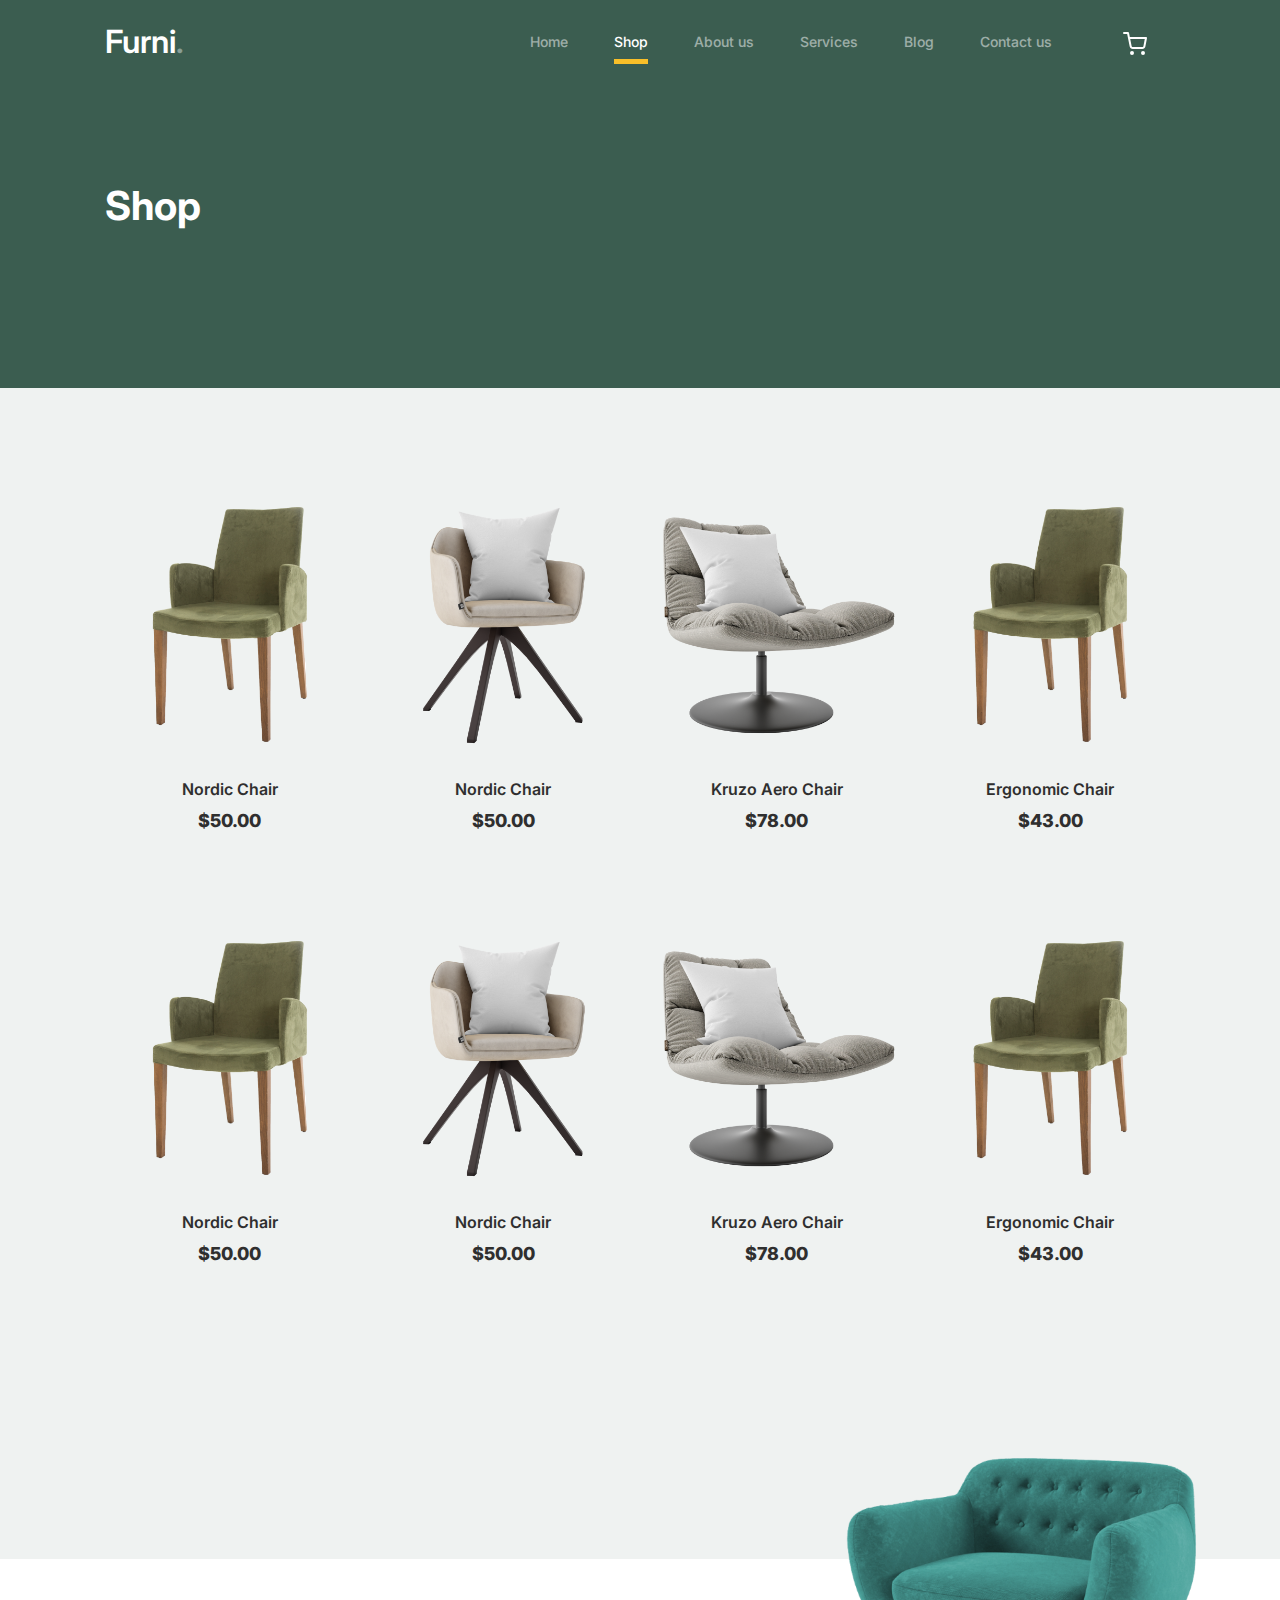
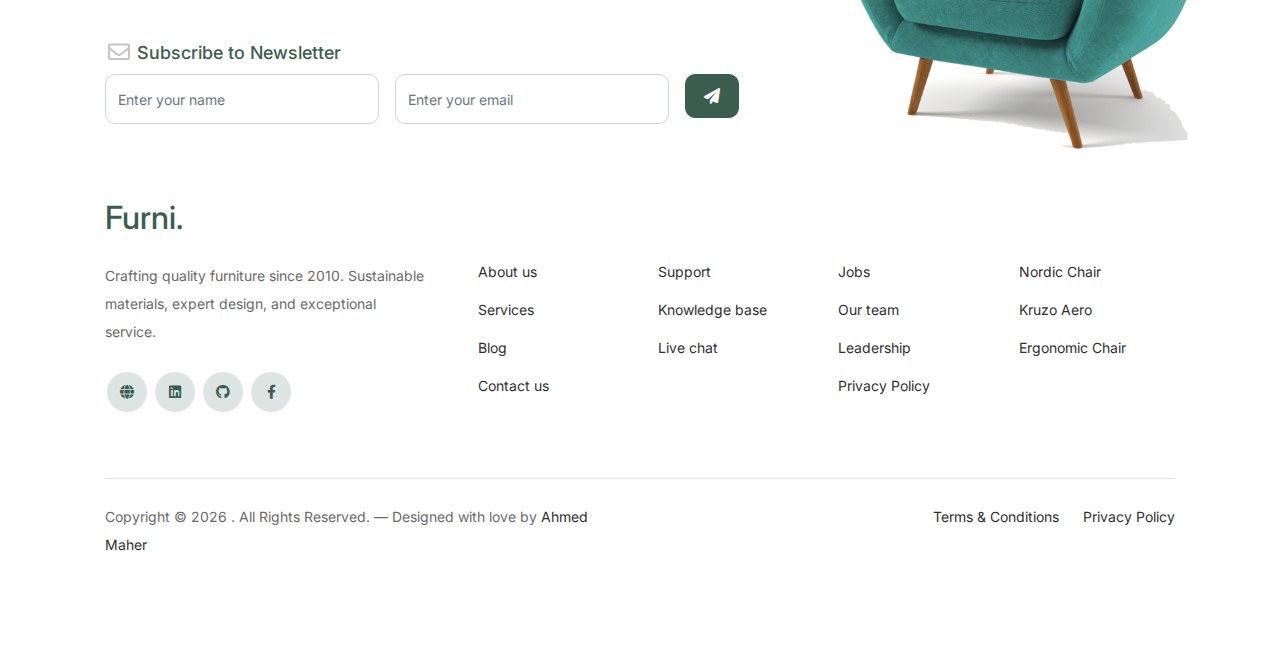
<file: shop.html>
<!DOCTYPE html>
<html lang="en">
	<head>
		<meta charset="utf-8" />
		<meta
			name="viewport"
			content="width=device-width, initial-scale=1, shrink-to-fit=no"
		/>
		<meta name="author" content="" />
		<link rel="shortcut icon" href="favicon.png" />

		<meta name="description" content="" />
		<meta name="keywords" content="bootstrap, bootstrap4" />

		<!-- Bootstrap CSS -->
		<link href="css/bootstrap.min.css" rel="stylesheet" />
		<link
			href="https://cdnjs.cloudflare.com/ajax/libs/font-awesome/6.0.0-beta3/css/all.min.css"
			rel="stylesheet"
		/>
		<link href="css/tiny-slider.css" rel="stylesheet" />
		<link href="css/style.css" rel="stylesheet" />
		<link href="css/loader.css" rel="stylesheet" />
		<title>Shop - Furni</title>
	</head>

	<body class="shop-page">
		<!-- Loader -->
		<div class="loader-wrapper">
			<span class="loader"></span>
		</div>

		<!-- Start Header/Navigation -->
		<nav
			class="custom-navbar navbar navbar navbar-expand-md navbar-dark bg-dark"
			arial-label="Furni navigation bar"
		>
			<div class="container">
				<a class="navbar-brand" href="index.html">Furni<span>.</span></a>

				<button
					class="navbar-toggler"
					type="button"
					data-bs-toggle="collapse"
					data-bs-target="#navbarsFurni"
					aria-controls="navbarsFurni"
					aria-expanded="false"
					aria-label="Toggle navigation"
				>
					<span class="navbar-toggler-icon"></span>
				</button>

				<div class="collapse navbar-collapse" id="navbarsFurni">
					<ul class="custom-navbar-nav navbar-nav ms-auto mb-2 mb-md-0">
						<li class="nav-item">
							<a class="nav-link" href="index.html">Home</a>
						</li>
						<li class="active">
							<a class="nav-link" href="shop.html">Shop</a>
						</li>
						<li><a class="nav-link" href="about.html">About us</a></li>
						<li><a class="nav-link" href="services.html">Services</a></li>
						<li><a class="nav-link" href="blog.html">Blog</a></li>
						<li><a class="nav-link" href="contact.html">Contact us</a></li>
					</ul>

					<ul class="custom-navbar-cta navbar-nav mb-2 mb-md-0 ms-5">
						<!-- <li>
							<a class="nav-link" href="#"><img src="images/user.svg" /></a>
						</li> -->
						<li>
							<a class="nav-link" href="cart.html"
								><img src="images/cart.svg"
							/></a>
						</li>
					</ul>
				</div>
			</div>
		</nav>
		<!-- End Header/Navigation -->

		<!-- Start Hero Section -->
		<div class="hero">
			<div class="container">
				<div class="row justify-content-between">
					<div class="col-lg-5">
						<div class="intro-excerpt">
							<h1>Shop</h1>
						</div>
					</div>
					<div class="col-lg-7"></div>
				</div>
			</div>
		</div>
		<!-- End Hero Section -->

		<div class="untree_co-section product-section before-footer-section">
			<div class="container">
				<div class="row">
					<!-- Products will be loaded dynamically -->
				</div>
			</div>
		</div>

		<!-- Start Footer Section -->
		<footer class="footer-section">
			<div class="container relative">
				<div class="sofa-img">
					<img src="images/sofa.png" alt="Image" class="img-fluid" />
				</div>

				<div class="row">
					<div class="col-lg-8">
						<div class="subscription-form">
							<h3 class="d-flex align-items-center">
								<span class="me-1"
									><img
										src="images/envelope-outline.svg"
										alt="Image"
										class="img-fluid" /></span
								><span>Subscribe to Newsletter</span>
							</h3>

							<form id="newsletterForm" action="#" class="row g-3" novalidate>
								<div class="col-auto">
									<input
										type="text"
										class="form-control"
										id="name"
										placeholder="Enter your name"
										required
									/>
									<div class="invalid-feedback">Please enter your name.</div>
								</div>
								<div class="col-auto">
									<input
										type="email"
										class="form-control"
										id="email"
										placeholder="Enter your email"
										required
									/>
									<div class="invalid-feedback">
										Please enter a valid email address.
									</div>
								</div>
								<div class="col-auto">
									<button type="submit" class="btn btn-primary">
										<span class="fa fa-paper-plane"></span>
									</button>
								</div>
							</form>
						</div>
					</div>
				</div>

				<div class="row g-5 mb-5">
					<div class="col-lg-4">
						<div class="mb-4 footer-logo-wrap">
							<a href="./index.html" class="footer-logo">Furni<span>.</span></a>
						</div>
						<p class="mb-4">
							Crafting quality furniture since 2010. Sustainable materials,
							expert design, and exceptional service.
						</p>

						<ul class="list-unstyled custom-social">
							<li>
								<a
									href="https://ahmedmaher-portfolio.vercel.app/"
									target="_blank"
								>
									<span class="fa-solid fa-globe"></span>
								</a>
							</li>
							<li>
								<a href="https://www.linkedin.com/in/ahmed-maher-algohary"
									><span class="fa fa-brands fa-linkedin"></span
								></a>
							</li>
							<li>
								<a href="https://github.com/Ahmed-Maher77" target="_blank"
									><span class="fa fa-brands fa-github"></span
								></a>
							</li>
							<li>
								<a
									href="https://web.facebook.com/profile.php?id=100012154268952"
									><span class="fa fa-brands fa-facebook-f"></span
								></a>
							</li>
						</ul>
					</div>

					<div class="col-lg-8">
						<div class="row links-wrap">
							<div class="col-6 col-sm-6 col-md-3">
								<ul class="list-unstyled">
									<li><a href="./about.html">About us</a></li>
									<li><a href="./services.html">Services</a></li>
									<li><a href="./blog.html">Blog</a></li>
									<li><a href="./contact.html">Contact us</a></li>
								</ul>
							</div>

							<div class="col-6 col-sm-6 col-md-3">
								<ul class="list-unstyled">
									<li>
										<a href="https://ahmedmaher-portfolio.vercel.app/"
											>Support</a
										>
									</li>
									<li>
										<a href="https://ahmedmaher-portfolio.vercel.app/"
											>Knowledge base</a
										>
									</li>
									<li>
										<a href="https://ahmedmaher-portfolio.vercel.app/"
											>Live chat</a
										>
									</li>
								</ul>
							</div>

							<div class="col-6 col-sm-6 col-md-3">
								<ul class="list-unstyled">
									<li>
										<a href="https://ahmedmaher-portfolio.vercel.app/">Jobs</a>
									</li>
									<li>
										<a href="https://ahmedmaher-portfolio.vercel.app/"
											>Our team</a
										>
									</li>
									<li>
										<a href="https://ahmedmaher-portfolio.vercel.app/"
											>Leadership</a
										>
									</li>
									<li>
										<a href="https://ahmedmaher-portfolio.vercel.app/"
											>Privacy Policy</a
										>
									</li>
								</ul>
							</div>

							<div class="col-6 col-sm-6 col-md-3">
								<ul class="list-unstyled">
									<li>
										<a href="https://ahmedmaher-portfolio.vercel.app/"
											>Nordic Chair</a
										>
									</li>
									<li>
										<a href="https://ahmedmaher-portfolio.vercel.app/"
											>Kruzo Aero</a
										>
									</li>
									<li>
										<a href="https://ahmedmaher-portfolio.vercel.app/"
											>Ergonomic Chair</a
										>
									</li>
								</ul>
							</div>
						</div>
					</div>
				</div>

				<div class="border-top copyright">
					<div class="row pt-4">
						<div class="col-lg-6">
							<p class="mb-2 text-center text-lg-start">
								Copyright &copy;
								<script>
									document.write(new Date().getFullYear());
								</script>
								. All Rights Reserved. &mdash; Designed with love by
								<a href="https://ahmedmaher-portfolio.vercel.app/"
									>Ahmed Maher</a
								>
							</p>
						</div>

						<div class="col-lg-6 text-center text-lg-end">
							<ul class="list-unstyled d-inline-flex ms-auto">
								<li class="me-4"><a href="#">Terms &amp; Conditions</a></li>
								<li><a href="#">Privacy Policy</a></li>
							</ul>
						</div>
					</div>
				</div>
			</div>
		</footer>
		<!-- End Footer Section -->

		<script src="js/bootstrap.bundle.min.js"></script>
		<script src="js/tiny-slider.js"></script>
		<script src="js/cart.js"></script>
		<script src="js/products.js"></script>
		<script src="js/custom.js"></script>
		<script src="js/newsletter.js"></script>
		<script src="js/loader.js"></script>
	</body>
</html>
</file>
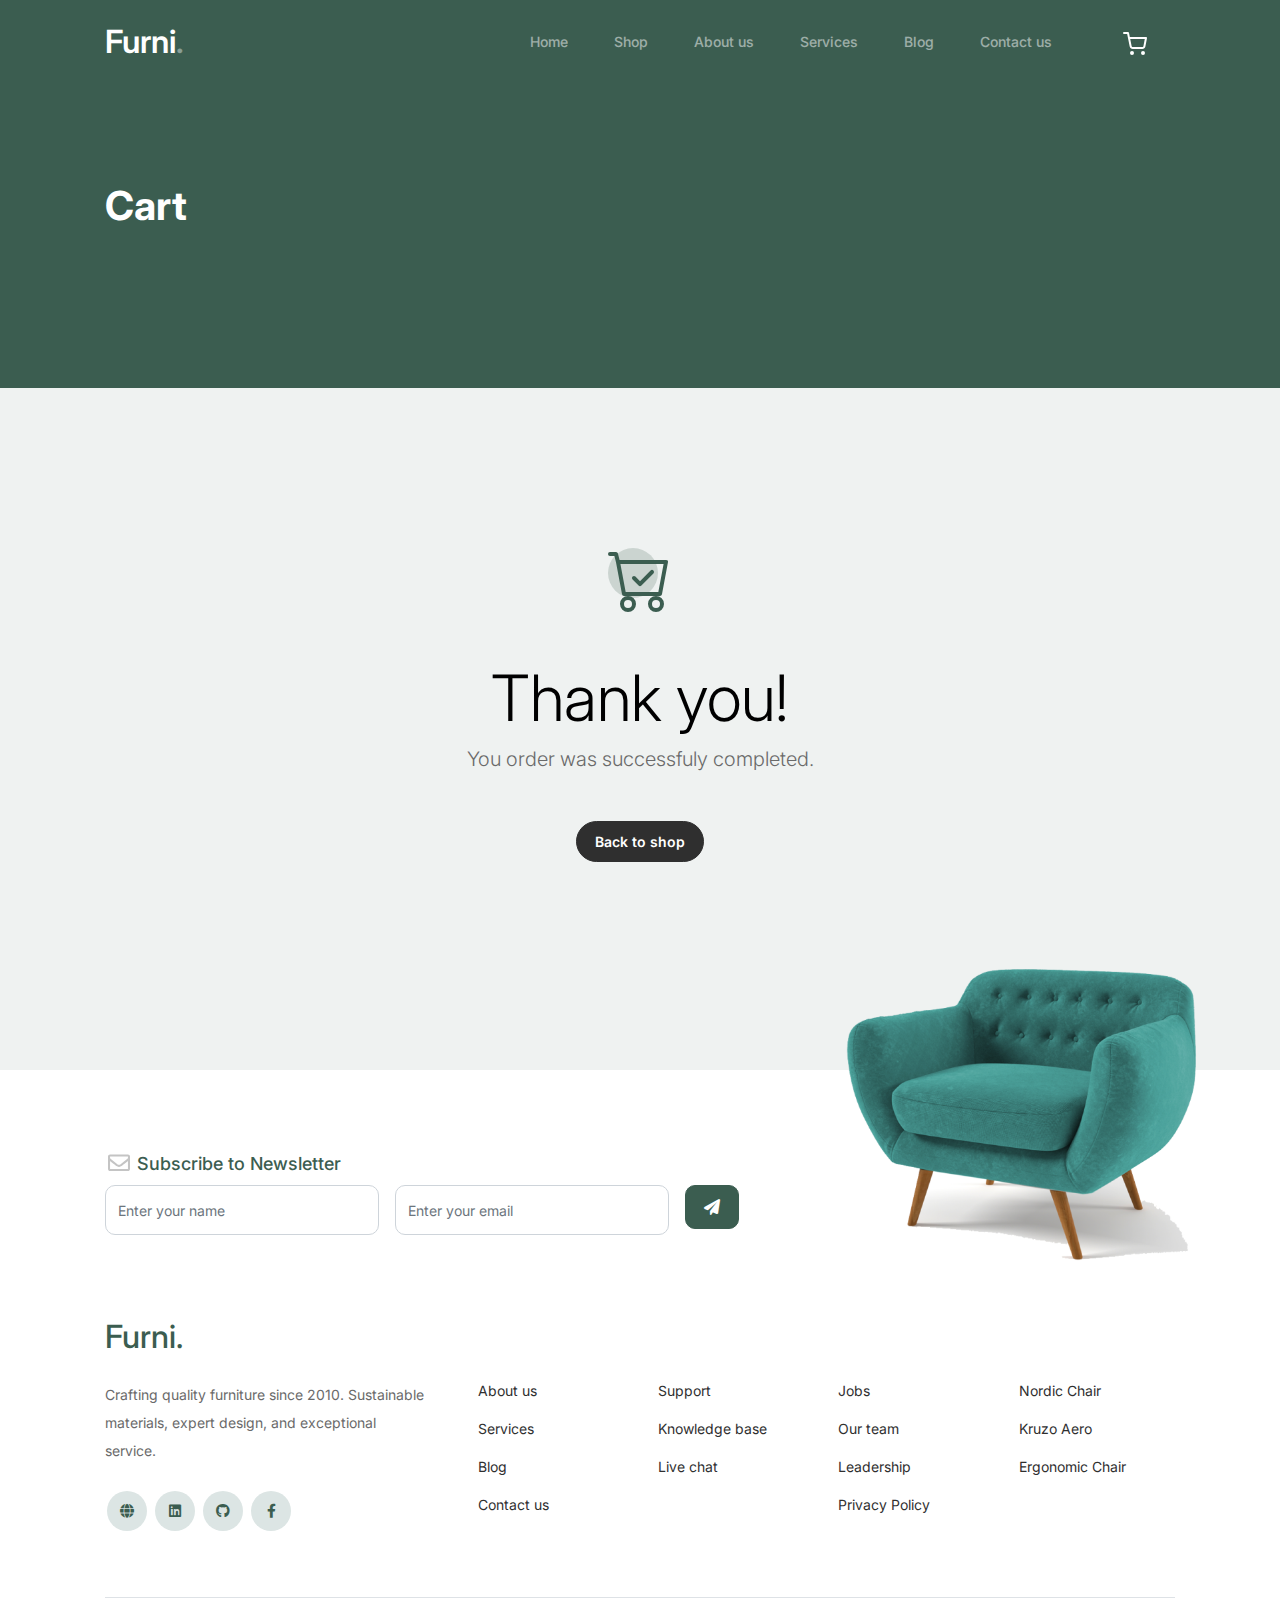
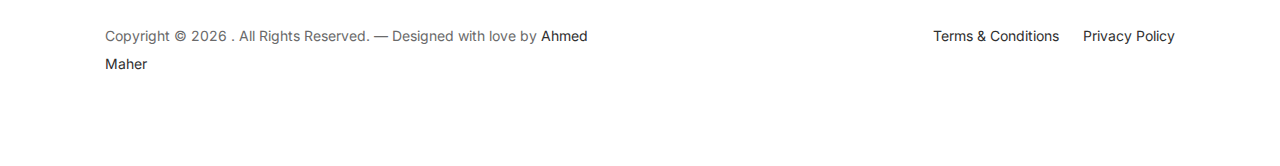
<file: thankyou.html>
<!DOCTYPE html>
<html lang="en">
	<head>
		<meta charset="utf-8" />
		<meta
			name="viewport"
			content="width=device-width, initial-scale=1, shrink-to-fit=no"
		/>
		<meta name="author" content="" />
		<link rel="shortcut icon" href="favicon.png" />

		<meta name="description" content="" />
		<meta name="keywords" content="bootstrap, bootstrap4" />

		<!-- Bootstrap CSS -->
		<link href="css/bootstrap.min.css" rel="stylesheet" />
		<link
			href="https://cdnjs.cloudflare.com/ajax/libs/font-awesome/6.0.0-beta3/css/all.min.css"
			rel="stylesheet"
		/>
		<link href="css/tiny-slider.css" rel="stylesheet" />
		<link href="css/style.css" rel="stylesheet" />
		<link href="css/loader.css" rel="stylesheet" />
		<title>Thank You - Furni</title>
		<style>
			/* ======== Take all the following ======== */

			#newsletterForm .invalid-input {
				display: flex;
				height: 0;
				overflow: hidden;
				color: rgb(203, 15, 15);
				margin-block: 4px;
				align-items: center;
				gap: 5px;
				transition: 0.3s;
				font-size: 0.9rem;
			}
			#newsletterForm .input-field.activeError input {
				border-color: rgb(203, 15, 15);
			}
			#newsletterForm .input-field.activeError .invalid-input {
				height: 40px;
				padding: 5px 2px;
				margin-top: -2px;
			}
			#newsletterForm .invalid-input span:first-of-type {
				display: block;
				color: #fff;
				background-color: rgb(203, 15, 15);
				width: 18px;
				height: 18px;
				text-align: center;
				line-height: 20px;
				border-radius: 50%;
			}

			#newsletterForm .submit-btn {
				&[disabled="true"] {
					background-color: #4a4a4a;
				}
			}
		</style>
	</head>

	<body class="thankyou-page">
		<!-- Loader -->
		<div class="loader-wrapper">
			<span class="loader"></span>
		</div>

		<!-- Start Header/Navigation -->
		<nav
			class="custom-navbar navbar navbar navbar-expand-md navbar-dark bg-dark"
			arial-label="Furni navigation bar"
		>
			<div class="container">
				<a class="navbar-brand" href="index.html">Furni<span>.</span></a>

				<button
					class="navbar-toggler"
					type="button"
					data-bs-toggle="collapse"
					data-bs-target="#navbarsFurni"
					aria-controls="navbarsFurni"
					aria-expanded="false"
					aria-label="Toggle navigation"
				>
					<span class="navbar-toggler-icon"></span>
				</button>

				<div class="collapse navbar-collapse" id="navbarsFurni">
					<ul class="custom-navbar-nav navbar-nav ms-auto mb-2 mb-md-0">
						<li class="nav-item">
							<a class="nav-link" href="index.html">Home</a>
						</li>
						<li><a class="nav-link" href="shop.html">Shop</a></li>
						<li><a class="nav-link" href="about.html">About us</a></li>
						<li><a class="nav-link" href="services.html">Services</a></li>
						<li><a class="nav-link" href="blog.html">Blog</a></li>
						<li><a class="nav-link" href="contact.html">Contact us</a></li>
					</ul>

					<ul class="custom-navbar-cta navbar-nav mb-2 mb-md-0 ms-5">
						<!-- <li>
							<a class="nav-link" href="#"><img src="images/user.svg" /></a>
						</li> -->
						<li>
							<a class="nav-link" href="cart.html"
								><img src="images/cart.svg"
							/></a>
						</li>
					</ul>
				</div>
			</div>
		</nav>
		<!-- End Header/Navigation -->

		<!-- Start Hero Section -->
		<div class="hero">
			<div class="container">
				<div class="row justify-content-between">
					<div class="col-lg-5">
						<div class="intro-excerpt">
							<h1>Cart</h1>
						</div>
					</div>
					<div class="col-lg-7"></div>
				</div>
			</div>
		</div>
		<!-- End Hero Section -->

		<div class="untree_co-section">
			<div class="container">
				<div class="row">
					<div class="col-md-12 text-center pt-5">
						<span class="display-3 thankyou-icon text-primary">
							<svg
								width="1em"
								height="1em"
								viewBox="0 0 16 16"
								class="bi bi-cart-check mb-5"
								fill="currentColor"
								xmlns="http://www.w3.org/2000/svg"
							>
								<path
									fill-rule="evenodd"
									d="M11.354 5.646a.5.5 0 0 1 0 .708l-3 3a.5.5 0 0 1-.708 0l-1.5-1.5a.5.5 0 1 1 .708-.708L8 8.293l2.646-2.647a.5.5 0 0 1 .708 0z"
								/>
								<path
									fill-rule="evenodd"
									d="M0 1.5A.5.5 0 0 1 .5 1H2a.5.5 0 0 1 .485.379L2.89 3H14.5a.5.5 0 0 1 .491.592l-1.5 8A.5.5 0 0 1 13 12H4a.5.5 0 0 1-.491-.408L2.01 3.607 1.61 2H.5a.5.5 0 0 1-.5-.5zM3.102 4l1.313 7h8.17l1.313-7H3.102zM5 12a2 2 0 1 0 0 4 2 2 0 0 0 0-4zm7 0a2 2 0 1 0 0 4 2 2 0 0 0 0-4zm-7 1a1 1 0 1 0 0 2 1 1 0 0 0 0-2zm7 0a1 1 0 1 0 0 2 1 1 0 0 0 0-2z"
								/>
							</svg>
						</span>
						<h2 class="display-3 text-black">Thank you!</h2>
						<p class="lead mb-5">You order was successfuly completed.</p>
						<p>
							<a href="shop.html" class="btn btn-sm btn-outline-black"
								>Back to shop</a
							>
						</p>
					</div>
				</div>
			</div>
		</div>

		<!-- Start Footer Section -->
		<footer class="footer-section">
			<div class="container relative">
				<div class="sofa-img">
					<img src="images/sofa.png" alt="Image" class="img-fluid" />
				</div>

				<div class="row">
					<div class="col-lg-8">
						<div class="subscription-form">
							<h3 class="d-flex align-items-center">
								<span class="me-1"
									><img
										src="images/envelope-outline.svg"
										alt="Image"
										class="img-fluid" /></span
								><span>Subscribe to Newsletter</span>
							</h3>

							<form id="newsletterForm" action="#" class="row g-3" novalidate>
								<div class="col-auto input-field">
									<input
										type="text"
										class="form-control"
										id="name"
										name="name"
										placeholder="Enter your name"
										required
									/>
									<div class="invalid-input">
										<span>!</span> <span>Please enter your name</span>
									</div>
								</div>
								<div class="col-auto input-field">
									<input
										type="email"
										class="form-control"
										id="email"
										name="email"
										placeholder="Enter your email"
										required
									/>
									<div class="invalid-input">
										<span>!</span>
										<span>Please enter a valid email address</span>
									</div>
								</div>
								<div class="col-auto">
									<button type="submit" class="btn btn-primary submit-btn">
										<span class="fa fa-paper-plane"></span>
									</button>
								</div>
							</form>
						</div>
					</div>
				</div>

				<div class="row g-5 mb-5">
					<div class="col-lg-4">
						<div class="mb-4 footer-logo-wrap">
							<a href="./index.html" class="footer-logo">Furni<span>.</span></a>
						</div>
						<p class="mb-4">
							Crafting quality furniture since 2010. Sustainable materials,
							expert design, and exceptional service.
						</p>

						<ul class="list-unstyled custom-social">
							<li>
								<a
									href="https://ahmedmaher-portfolio.vercel.app/"
									target="_blank"
								>
									<span class="fa-solid fa-globe"></span>
								</a>
							</li>
							<li>
								<a href="https://www.linkedin.com/in/ahmed-maher-algohary"
									><span class="fa fa-brands fa-linkedin"></span
								></a>
							</li>
							<li>
								<a href="https://github.com/Ahmed-Maher77" target="_blank"
									><span class="fa fa-brands fa-github"></span
								></a>
							</li>
							<li>
								<a
									href="https://web.facebook.com/profile.php?id=100012154268952"
									><span class="fa fa-brands fa-facebook-f"></span
								></a>
							</li>
						</ul>
					</div>

					<div class="col-lg-8">
						<div class="row links-wrap">
							<div class="col-6 col-sm-6 col-md-3">
								<ul class="list-unstyled">
									<li><a href="./about.html">About us</a></li>
									<li><a href="./services.html">Services</a></li>
									<li><a href="./blog.html">Blog</a></li>
									<li><a href="./contact.html">Contact us</a></li>
								</ul>
							</div>

							<div class="col-6 col-sm-6 col-md-3">
								<ul class="list-unstyled">
									<li>
										<a href="https://ahmedmaher-portfolio.vercel.app/"
											>Support</a
										>
									</li>
									<li>
										<a href="https://ahmedmaher-portfolio.vercel.app/"
											>Knowledge base</a
										>
									</li>
									<li>
										<a href="https://ahmedmaher-portfolio.vercel.app/"
											>Live chat</a
										>
									</li>
								</ul>
							</div>

							<div class="col-6 col-sm-6 col-md-3">
								<ul class="list-unstyled">
									<li>
										<a href="https://ahmedmaher-portfolio.vercel.app/">Jobs</a>
									</li>
									<li>
										<a href="https://ahmedmaher-portfolio.vercel.app/"
											>Our team</a
										>
									</li>
									<li>
										<a href="https://ahmedmaher-portfolio.vercel.app/"
											>Leadership</a
										>
									</li>
									<li>
										<a href="https://ahmedmaher-portfolio.vercel.app/"
											>Privacy Policy</a
										>
									</li>
								</ul>
							</div>

							<div class="col-6 col-sm-6 col-md-3">
								<ul class="list-unstyled">
									<li>
										<a href="https://ahmedmaher-portfolio.vercel.app/"
											>Nordic Chair</a
										>
									</li>
									<li>
										<a href="https://ahmedmaher-portfolio.vercel.app/"
											>Kruzo Aero</a
										>
									</li>
									<li>
										<a href="https://ahmedmaher-portfolio.vercel.app/"
											>Ergonomic Chair</a
										>
									</li>
								</ul>
							</div>
						</div>
					</div>
				</div>

				<div class="border-top copyright">
					<div class="row pt-4">
						<div class="col-lg-6">
							<p class="mb-2 text-center text-lg-start">
								Copyright &copy;
								<script>
									document.write(new Date().getFullYear());
								</script>
								. All Rights Reserved. &mdash; Designed with love by
								<a href="https://ahmedmaher-portfolio.vercel.app/"
									>Ahmed Maher</a
								>
							</p>
						</div>

						<div class="col-lg-6 text-center text-lg-end">
							<ul class="list-unstyled d-inline-flex ms-auto">
								<li class="me-4"><a href="#">Terms &amp; Conditions</a></li>
								<li><a href="#">Privacy Policy</a></li>
							</ul>
						</div>
					</div>
				</div>
			</div>
		</footer>
		<!-- End Footer Section -->

		<script src="js/bootstrap.bundle.min.js"></script>
		<script src="js/tiny-slider.js"></script>
		<script src="js/cart.js"></script>
		<script src="js/custom.js"></script>
		<script src="js/loader.js"></script>
		<script>
			const form = document.getElementById("newsletterForm");
			const inputs = document.querySelectorAll(".input-field input");
			const submitBtn = document.querySelector(".submit-btn");
			let validName = false;
			let validEmail = false;

			inputs.forEach((input) => {
				input.addEventListener("input", handleInput);
				input.addEventListener("blur", handleInput);
			});

			// Handle input change and validation
			function handleInput(e) {
				validateInput(e.target.name, e.target.value, e.target.parentElement);
			}

			// Form submit event
			let formSubmitLoading = false;
			form.onsubmit = (e) => {
				e.preventDefault();
				inputs.forEach((input) =>
					validateInput(input.name, input.value, input.parentElement)
				);
				const validForm = validName && validEmail;
				if (validForm) {
					formSubmitLoading = true;
					formLoading();

					const formData = {
						name: document.getElementById("name").value,
						email: document.getElementById("email").value,
					};
					console.log("formData: ", formData);

					// Clear inputs after successful submission
					form.reset();

					formSubmitLoading = false;
					formLoading();
				}
			};

			function formLoading() {
				if (formSubmitLoading) {
					// Disable Submit button
					submitBtn.setAttribute("disabled", true);
					submitBtn.innerHTML = "<span class='fa fa-paper-plane'></span>";
				} else {
					// Reset Submit button
					submitBtn.removeAttribute("disabled");
					submitBtn.innerHTML = "<span class='fa fa-paper-plane'></span>";
				}
			}

			// Input validation based on type
			function validateInput(type, value, inputField) {
				const errorSpan = inputField.querySelector(
					".invalid-input span:nth-of-type(2)"
				);
				switch (type) {
					// Username Field
					case "name":
						if (value.trim().length === 0) {
							showError(inputField, errorSpan, "Name is required");
							validName = false;
						} else if (/^[A-Za-z][A-Za-z0-9_]{4,19}$/.test(value)) {
							clearError(inputField);
							validName = true;
						} else {
							showError(
								inputField,
								errorSpan,
								"Name must be 5-20 characters and starts with a letter"
							);
							validName = false;
						}
						break;
					// Email Field
					case "email":
						if (value.trim().length === 0) {
							showError(inputField, errorSpan, "Email is required");
							validEmail = false;
						} else if (/^[\w-\.]+@([\w-]+\.)+[\w-]{2,4}$/.test(value)) {
							clearError(inputField);
							validEmail = true;
						} else {
							showError(
								inputField,
								errorSpan,
								"Invalid email address, ex: example@gmail.com"
							);
							validEmail = false; // Corrected from validName to validEmail
						}
						break;

					default:
						console.error("Unexpected input type");
						break;
				}

				// const validForm = validName && validEmail;
				// if (validForm) {
				//     submitBtn.removeAttribute('disabled');
				// } else {
				//     submitBtn.setAttribute('disabled', true);
				// }
			}

			// show error messages
			function showError(inputField, errorSpan, message) {
				inputField.classList.add("activeError");
				errorSpan.innerText = message;
			}

			// clear error messages
			function clearError(inputField) {
				inputField.classList.remove("activeError");
			}

			document.addEventListener("DOMContentLoaded", updateCartCount);
		</script>
	</body>
</html>
</file>
<file: css/tiny-slider.css>
.tns-outer{padding:0 !important}.tns-outer [hidden]{display:none !important}.tns-outer [aria-controls],.tns-outer [data-action]{cursor:pointer}.tns-slider{-webkit-transition:all 0s;-moz-transition:all 0s;transition:all 0s}.tns-slider>.tns-item{-webkit-box-sizing:border-box;-moz-box-sizing:border-box;box-sizing:border-box}.tns-horizontal.tns-subpixel{white-space:nowrap}.tns-horizontal.tns-subpixel>.tns-item{display:inline-block;vertical-align:top;white-space:normal}.tns-horizontal.tns-no-subpixel:after{content:'';display:table;clear:both}.tns-horizontal.tns-no-subpixel>.tns-item{float:left}.tns-horizontal.tns-carousel.tns-no-subpixel>.tns-item{margin-right:-100%}.tns-no-calc{position:relative;left:0}.tns-gallery{position:relative;left:0;min-height:1px}.tns-gallery>.tns-item{position:absolute;left:-100%;-webkit-transition:transform 0s, opacity 0s;-moz-transition:transform 0s, opacity 0s;transition:transform 0s, opacity 0s}.tns-gallery>.tns-slide-active{position:relative;left:auto !important}.tns-gallery>.tns-moving{-webkit-transition:all 0.25s;-moz-transition:all 0.25s;transition:all 0.25s}.tns-autowidth{display:inline-block}.tns-lazy-img{-webkit-transition:opacity 0.6s;-moz-transition:opacity 0.6s;transition:opacity 0.6s;opacity:0.6}.tns-lazy-img.tns-complete{opacity:1}.tns-ah{-webkit-transition:height 0s;-moz-transition:height 0s;transition:height 0s}.tns-ovh{overflow:hidden}.tns-visually-hidden{position:absolute;left:-10000em}.tns-transparent{opacity:0;visibility:hidden}.tns-fadeIn{opacity:1;filter:alpha(opacity=100);z-index:0}.tns-normal,.tns-fadeOut{opacity:0;filter:alpha(opacity=0);z-index:-1}.tns-vpfix{white-space:nowrap}.tns-vpfix>div,.tns-vpfix>li{display:inline-block}.tns-t-subp2{margin:0 auto;width:310px;position:relative;height:10px;overflow:hidden}.tns-t-ct{width:2333.3333333%;width:-webkit-calc(100% * 70 / 3);width:-moz-calc(100% * 70 / 3);width:calc(100% * 70 / 3);position:absolute;right:0}.tns-t-ct:after{content:'';display:table;clear:both}.tns-t-ct>div{width:1.4285714%;width:-webkit-calc(100% / 70);width:-moz-calc(100% / 70);width:calc(100% / 70);height:10px;float:left}

/*# sourceMappingURL=sourcemaps/tiny-slider.css.map */
</file>
<file: css/style.css>
@import url("https://fonts.googleapis.com/css2?family=Inter:wght@400;500;600;700;800&display=swap");
body {
	overflow-x: hidden;
	position: relative;
}

body {
	font-family: "Inter", sans-serif;
	font-weight: 400;
	line-height: 28px;
	color: #6a6a6a;
	font-size: 14px;
	background-color: #eff2f1;
}

a {
	text-decoration: none;
	-webkit-transition: 0.3s all ease;
	-o-transition: 0.3s all ease;
	transition: 0.3s all ease;
	color: #2f2f2f;
	text-decoration: underline;
}
a:hover {
	color: #2f2f2f;
	text-decoration: none;
}
a.more {
	font-weight: 600;
}

.custom-navbar {
	background: #3b5d50 !important;
	padding-top: 20px;
	padding-bottom: 20px;
}
.custom-navbar .navbar-brand {
	font-size: 32px;
	font-weight: 600;
}
.custom-navbar .navbar-brand > span {
	opacity: 0.4;
}
.custom-navbar .navbar-toggler {
	border-color: transparent;
}
.custom-navbar .navbar-toggler:active,
.custom-navbar .navbar-toggler:focus {
	-webkit-box-shadow: none;
	box-shadow: none;
	outline: none;
}
@media (min-width: 992px) {
	.custom-navbar .custom-navbar-nav li {
		margin-left: 15px;
		margin-right: 15px;
	}
}
.custom-navbar .custom-navbar-nav li a {
	font-weight: 500;
	color: #ffffff !important;
	opacity: 0.5;
	-webkit-transition: 0.3s all ease;
	-o-transition: 0.3s all ease;
	transition: 0.3s all ease;
	position: relative;
}
@media (min-width: 768px) {
	.custom-navbar .custom-navbar-nav li a:before {
		content: "";
		position: absolute;
		bottom: 0;
		left: 8px;
		right: 8px;
		background: #f9bf29;
		height: 5px;
		opacity: 1;
		visibility: visible;
		width: 0;
		-webkit-transition: 0.15s all ease-out;
		-o-transition: 0.15s all ease-out;
		transition: 0.15s all ease-out;
	}
}
.custom-navbar .custom-navbar-nav li a:hover {
	opacity: 1;
}
.custom-navbar .custom-navbar-nav li a:hover:before {
	width: calc(100% - 16px);
}
.custom-navbar .custom-navbar-nav li.active a {
	opacity: 1;
}
.custom-navbar .custom-navbar-nav li.active a:before {
	width: calc(100% - 16px);
}
.custom-navbar .custom-navbar-cta {
	margin-left: 0 !important;
	-webkit-box-orient: horizontal;
	-webkit-box-direction: normal;
	-ms-flex-direction: row;
	flex-direction: row;
}
@media (min-width: 768px) {
	.custom-navbar .custom-navbar-cta {
		margin-left: 40px !important;
	}
}
.custom-navbar .custom-navbar-cta li {
	margin-left: 0px;
	margin-right: 0px;
}
.custom-navbar .custom-navbar-cta li:first-child {
	margin-right: 20px;
}

.hero {
	background: #3b5d50;
	padding: calc(4rem - 30px) 0 0rem 0;
}
@media (min-width: 991px) {
	.hero {
		&:not(
				.shop-page &,
				.cart-page &,
				.checkout-page &,
				.product-page &,
				.thankyou-page &
			) {
			height: calc(100vh - 80px) !important;
			max-height: 610px !important;
		}
	}
}
@media (min-width: 768px) {
	.hero {
		padding: calc(4rem - 30px) 0 4rem 0;
	}
}
@media (min-width: 992px) {
	.hero {
		padding: calc(8rem - 30px) 0 8rem 0;
	}
}
.hero .intro-excerpt {
	position: relative;
	z-index: 4;
}
@media (min-width: 992px) {
	.hero .intro-excerpt {
		max-width: 450px;
	}
}
.hero h1 {
	font-weight: 700;
	color: #ffffff;
	margin-bottom: 30px;
}
@media (min-width: 1400px) {
	.hero h1 {
		font-size: 54px;
	}
}
.hero p {
	color: rgba(255, 255, 255, 0.5);
	margin-botom: 30px;
}
.hero .hero-img-wrap {
	position: relative;
}
.hero .hero-img-wrap img {
	position: relative;
	top: 0px;
	right: 0px;
	z-index: 2;
	max-width: 780px;
	left: -20px;
}
@media (min-width: 768px) {
	.hero .hero-img-wrap img {
		right: 0px;
		left: -100px;
	}
}
@media (min-width: 992px) {
	.hero .hero-img-wrap img {
		left: 0px;
		top: -80px;
		position: absolute;
		right: -50px;
	}
}
@media (min-width: 1200px) {
	.hero .hero-img-wrap img {
		left: 0px;
		top: -80px;
		right: -100px;
	}
}
.hero .hero-img-wrap:after {
	content: "";
	position: absolute;
	width: 255px;
	height: 217px;
	background-image: url("../images/dots-light.svg");
	background-size: contain;
	background-repeat: no-repeat;
	right: -100px;
	top: -0px;
}
@media (min-width: 1200px) {
	.hero .hero-img-wrap:after {
		top: -40px;
	}
}

.btn {
	font-weight: 600;
	padding: 9px 18px;
	border-radius: 30px;
	color: #ffffff;
	background: #2f2f2f;
	border-color: #2f2f2f;
}
.btn:hover {
	color: #ffffff;
	background: #222222;
	border-color: #222222;
}
.btn:active,
.btn:focus {
	outline: none !important;
	-webkit-box-shadow: none;
	box-shadow: none;
}
.btn.btn-primary {
	background: #3b5d50;
	border-color: #3b5d50;
}
.btn.btn-primary:hover {
	background: #314d43;
	border-color: #314d43;
}
.btn.btn-secondary {
	color: #2f2f2f;
	background: #f9bf29;
	border-color: #f9bf29;
}
.btn.btn-secondary:hover {
	background: #f8b810;
	border-color: #f8b810;
}
.btn.btn-white-outline {
	background: transparent;
	border-width: 2px;
	border-color: rgba(255, 255, 255, 0.3);
}
.btn.btn-white-outline:hover {
	border-color: white;
	color: #ffffff;
}

.section-title {
	color: #2f2f2f;
}

.product-section {
	padding: 7rem 0;
}
.product-section .product-item {
	text-align: center;
	text-decoration: none;
	display: block;
	position: relative;
	padding-bottom: 50px;
	cursor: pointer;
}
.product-section .product-item .product-thumbnail {
	margin-bottom: 30px;
	position: relative;
	top: 0;
	-webkit-transition: 0.3s all ease;
	-o-transition: 0.3s all ease;
	transition: 0.3s all ease;
}
.product-section .product-item h3 {
	font-weight: 600;
	font-size: 16px;
}
.product-section .product-item strong {
	font-weight: 800 !important;
	font-size: 18px !important;
}
.product-section .product-item h3,
.product-section .product-item strong {
	color: #2f2f2f;
	text-decoration: none;
}
.product-section .product-item .icon-cross {
	position: absolute;
	width: 35px;
	height: 35px;
	display: inline-block;
	background: #2f2f2f;
	bottom: 15px;
	left: 50%;
	-webkit-transform: translateX(-50%);
	-ms-transform: translateX(-50%);
	transform: translateX(-50%);
	margin-bottom: -17.5px;
	border-radius: 50%;
	opacity: 0;
	visibility: hidden;
	-webkit-transition: 0.3s all ease;
	-o-transition: 0.3s all ease;
	transition: 0.3s all ease;
}
.product-section .product-item .icon-cross img {
	position: absolute;
	left: 50%;
	top: 50%;
	-webkit-transform: translate(-50%, -50%);
	-ms-transform: translate(-50%, -50%);
	transform: translate(-50%, -50%);
}
.product-section .product-item:before {
	bottom: 0;
	left: 0;
	right: 0;
	position: absolute;
	content: "";
	background: #dce5e4;
	height: 0%;
	z-index: -1;
	border-radius: 10px;
	-webkit-transition: 0.3s all ease;
	-o-transition: 0.3s all ease;
	transition: 0.3s all ease;
}
.product-section .product-item:hover .product-thumbnail {
	top: -25px;
}
.product-section .product-item:hover .icon-cross {
	bottom: 0;
	opacity: 1;
	visibility: visible;
}
.product-section .product-item:hover:before {
	height: 70%;
}

.why-choose-section {
	padding: 7rem 0;
}
.why-choose-section .img-wrap {
	position: relative;
}
.why-choose-section .img-wrap:before {
	position: absolute;
	content: "";
	width: 255px;
	height: 217px;
	background-image: url("../images/dots-yellow.svg");
	background-repeat: no-repeat;
	background-size: contain;
	-webkit-transform: translate(-40%, -40%);
	-ms-transform: translate(-40%, -40%);
	transform: translate(-40%, -40%);
	z-index: -1;
}
.why-choose-section .img-wrap img {
	border-radius: 20px;
}

.feature {
	margin-bottom: 30px;
}
.feature .icon {
	display: inline-block;
	position: relative;
	margin-bottom: 20px;
}
.feature .icon:before {
	content: "";
	width: 33px;
	height: 33px;
	position: absolute;
	background: rgba(59, 93, 80, 0.2);
	border-radius: 50%;
	right: -8px;
	bottom: 0;
}
.feature h3 {
	font-size: 14px;
	color: #2f2f2f;
}
.feature p {
	font-size: 14px;
	line-height: 22px;
	color: #6a6a6a;
}

.we-help-section {
	padding: 7rem 0;
}
.we-help-section .imgs-grid {
	display: -ms-grid;
	display: grid;
	-ms-grid-columns: (1fr) [27];
	grid-template-columns: repeat(27, 1fr);
	position: relative;
}
.we-help-section .imgs-grid:before {
	position: absolute;
	content: "";
	width: 255px;
	height: 217px;
	background-image: url("../images/dots-green.svg");
	background-size: contain;
	background-repeat: no-repeat;
	-webkit-transform: translate(-40%, -40%);
	-ms-transform: translate(-40%, -40%);
	transform: translate(-40%, -40%);
	z-index: -1;
}
.we-help-section .imgs-grid .grid {
	position: relative;
}
.we-help-section .imgs-grid .grid img {
	border-radius: 20px;
	max-width: 100%;
}
.we-help-section .imgs-grid .grid.grid-1 {
	-ms-grid-column: 1;
	-ms-grid-column-span: 18;
	grid-column: 1 / span 18;
	-ms-grid-row: 1;
	-ms-grid-row-span: 27;
	grid-row: 1 / span 27;
}
.we-help-section .imgs-grid .grid.grid-2 {
	-ms-grid-column: 19;
	-ms-grid-column-span: 27;
	grid-column: 19 / span 27;
	-ms-grid-row: 1;
	-ms-grid-row-span: 5;
	grid-row: 1 / span 5;
	padding-left: 20px;
}
.we-help-section .imgs-grid .grid.grid-3 {
	-ms-grid-column: 14;
	-ms-grid-column-span: 16;
	grid-column: 14 / span 16;
	-ms-grid-row: 6;
	-ms-grid-row-span: 27;
	grid-row: 6 / span 27;
	padding-top: 20px;
}

.custom-list {
	width: 100%;
}
.custom-list li {
	display: inline-block;
	width: calc(50% - 20px);
	margin-bottom: 12px;
	line-height: 1.5;
	position: relative;
	padding-left: 20px;
}
.custom-list li:before {
	content: "";
	width: 8px;
	height: 8px;
	border-radius: 50%;
	border: 2px solid #3b5d50;
	position: absolute;
	left: 0;
	top: 8px;
}

.popular-product {
	padding: 0 0 7rem 0;
}
.popular-product .product-item-sm h3 {
	font-size: 14px;
	font-weight: 700;
	color: #2f2f2f;
}
.popular-product .product-item-sm a {
	text-decoration: none;
	color: #2f2f2f;
	-webkit-transition: 0.3s all ease;
	-o-transition: 0.3s all ease;
	transition: 0.3s all ease;
}
.popular-product .product-item-sm a:hover {
	color: rgba(47, 47, 47, 0.5);
}
.popular-product .product-item-sm p {
	line-height: 1.4;
	margin-bottom: 10px;
	font-size: 14px;
}
.popular-product .product-item-sm .thumbnail {
	margin-right: 10px;
	-webkit-box-flex: 0;
	-ms-flex: 0 0 120px;
	flex: 0 0 120px;
	position: relative;
}
.popular-product .product-item-sm .thumbnail:before {
	content: "";
	position: absolute;
	border-radius: 20px;
	background: #dce5e4;
	width: 98px;
	height: 98px;
	top: 50%;
	left: 50%;
	-webkit-transform: translate(-50%, -50%);
	-ms-transform: translate(-50%, -50%);
	transform: translate(-50%, -50%);
	z-index: -1;
}

.product-name {
	.h5 {
		font-size: 18px !important;
		font-weight: 600;
		color: #2f2f2f;
		@media (min-width: 992px) {
			font-size: 20px !important;
		}
	}
}

.testimonial-section {
	padding: 3rem 0 7rem 0;
}

.testimonial-slider-wrap {
	position: relative;
}
.testimonial-slider-wrap .tns-inner {
	padding-top: 30px;
}
.testimonial-slider-wrap .item .testimonial-block blockquote {
	font-size: 16px;
}
@media (min-width: 768px) {
	.testimonial-slider-wrap .item .testimonial-block blockquote {
		line-height: 32px;
		font-size: 18px;
	}
}
.testimonial-slider-wrap .item .testimonial-block .author-info .author-pic {
	margin-bottom: 20px;
}
.testimonial-slider-wrap .item .testimonial-block .author-info .author-pic img {
	max-width: 80px;
	border-radius: 50%;
}
.testimonial-slider-wrap .item .testimonial-block .author-info h3 {
	font-size: 14px;
	font-weight: 700;
	color: #2f2f2f;
	margin-bottom: 0;
}
.testimonial-slider-wrap #testimonial-nav {
	position: absolute;
	top: 50%;
	z-index: 99;
	width: 100%;
	display: none;
}
@media (min-width: 768px) {
	.testimonial-slider-wrap #testimonial-nav {
		display: block;
	}
}
.testimonial-slider-wrap #testimonial-nav > span {
	cursor: pointer;
	position: absolute;
	width: 58px;
	height: 58px;
	line-height: 58px;
	border-radius: 50%;
	background: rgba(59, 93, 80, 0.1);
	color: #2f2f2f;
	-webkit-transition: 0.3s all ease;
	-o-transition: 0.3s all ease;
	transition: 0.3s all ease;
}
.testimonial-slider-wrap #testimonial-nav > span:hover {
	background: #3b5d50;
	color: #ffffff;
}
.testimonial-slider-wrap #testimonial-nav .prev {
	left: -10px;
}
.testimonial-slider-wrap #testimonial-nav .next {
	right: 0;
}
.testimonial-slider-wrap .tns-nav {
	position: absolute;
	bottom: -50px;
	left: 50%;
	-webkit-transform: translateX(-50%);
	-ms-transform: translateX(-50%);
	transform: translateX(-50%);
}
.testimonial-slider-wrap .tns-nav button {
	background: none;
	border: none;
	display: inline-block;
	position: relative;
	width: 0 !important;
	height: 7px !important;
	margin: 2px;
}
.testimonial-slider-wrap .tns-nav button:active,
.testimonial-slider-wrap .tns-nav button:focus,
.testimonial-slider-wrap .tns-nav button:hover {
	outline: none;
	-webkit-box-shadow: none;
	box-shadow: none;
	background: none;
}
.testimonial-slider-wrap .tns-nav button:before {
	display: block;
	width: 7px;
	height: 7px;
	left: 0;
	top: 0;
	position: absolute;
	content: "";
	border-radius: 50%;
	-webkit-transition: 0.3s all ease;
	-o-transition: 0.3s all ease;
	transition: 0.3s all ease;
	background-color: #d6d6d6;
}
.testimonial-slider-wrap .tns-nav button:hover:before,
.testimonial-slider-wrap .tns-nav button.tns-nav-active:before {
	background-color: #3b5d50;
}

.before-footer-section {
	padding: 7rem 0 12rem 0 !important;
}

.blog-section {
	padding: 7rem 0 12rem 0;
}
.blog-section .post-entry a {
	text-decoration: none;
}
.blog-section .post-entry .post-thumbnail {
	display: block;
	margin-bottom: 20px;
}
.blog-section .post-entry .post-thumbnail img {
	border-radius: 20px;
	-webkit-transition: 0.3s all ease;
	-o-transition: 0.3s all ease;
	transition: 0.3s all ease;
}
.blog-section .post-entry .post-content-entry {
	padding-left: 15px;
	padding-right: 15px;
}
.blog-section .post-entry .post-content-entry h3 {
	font-size: 16px;
	margin-bottom: 0;
	font-weight: 600;
	margin-bottom: 7px;
}
.blog-section .post-entry .post-content-entry .meta {
	font-size: 14px;
}
.blog-section .post-entry .post-content-entry .meta a {
	font-weight: 600;
}
.blog-section .post-entry:hover .post-thumbnail img,
.blog-section .post-entry:focus .post-thumbnail img {
	opacity: 0.7;
}

.footer-section {
	padding: 80px 0;
	background: #ffffff;
}
.footer-section .relative {
	position: relative;
}
.footer-section a {
	text-decoration: none;
	color: #2f2f2f;
	-webkit-transition: 0.3s all ease;
	-o-transition: 0.3s all ease;
	transition: 0.3s all ease;
	&.developer-portfolio {
		font-weight: 500;
		font-size: 16px;
	}
}
.footer-section a:hover {
	color: rgba(47, 47, 47, 0.5);
}
.footer-section .subscription-form {
	margin-bottom: 40px;
	position: relative;
	z-index: 2;
	margin-top: 100px;
}
@media (min-width: 992px) {
	.footer-section .subscription-form {
		margin-top: 0px;
		margin-bottom: 80px;
	}
}
.footer-section .subscription-form h3 {
	font-size: 18px;
	font-weight: 500;
	color: #3b5d50;
}
.footer-section .subscription-form .form-control {
	height: 50px;
	border-radius: 10px;
	font-family: "Inter", sans-serif;
}
.footer-section .subscription-form .form-control:active,
.footer-section .subscription-form .form-control:focus {
	outline: none;
	-webkit-box-shadow: none;
	box-shadow: none;
	border-color: #3b5d50;
	-webkit-box-shadow: 0 1px 4px 0 rgba(0, 0, 0, 0.2);
	box-shadow: 0 1px 4px 0 rgba(0, 0, 0, 0.2);
}
.footer-section .subscription-form .form-control::-webkit-input-placeholder {
	font-size: 14px;
}
.footer-section .subscription-form .form-control::-moz-placeholder {
	font-size: 14px;
}
.footer-section .subscription-form .form-control:-ms-input-placeholder {
	font-size: 14px;
}
.footer-section .subscription-form .form-control:-moz-placeholder {
	font-size: 14px;
}
.footer-section .subscription-form .btn {
	border-radius: 10px !important;
}
.footer-section .sofa-img {
	position: absolute;
	top: -200px;
	z-index: 1;
	right: 0;
}
.footer-section .sofa-img img {
	max-width: 380px;
}
.footer-section .links-wrap {
	margin-top: 0px;
}
@media (min-width: 992px) {
	.footer-section .links-wrap {
		margin-top: 54px;
	}
}
.footer-section .links-wrap ul li {
	margin-bottom: 10px;
}
.footer-section .footer-logo-wrap .footer-logo {
	font-size: 32px;
	font-weight: 500;
	text-decoration: none;
	color: #3b5d50;
}
.footer-section .custom-social li {
	margin: 2px;
	display: inline-block;
}
.footer-section .custom-social li a {
	width: 40px;
	height: 40px;
	text-align: center;
	line-height: 40px;
	display: inline-block;
	background: #dce5e4;
	color: #3b5d50;
	border-radius: 50%;
}
.footer-section .custom-social li a:hover {
	background: #3b5d50;
	color: #ffffff;
}
.footer-section .border-top {
	border-color: #dce5e4;
}
.footer-section .border-top.copyright {
	font-size: 14px !important;
}

.untree_co-section {
	padding: 7rem 0 12rem 0;
}

.hero {
	overflow: hidden !important;
}

.form-control {
	height: 50px;
	border-radius: 10px;
	font-family: "Inter", sans-serif;
}
.form-control:active,
.form-control:focus {
	outline: none;
	-webkit-box-shadow: none;
	box-shadow: none;
	border-color: #3b5d50;
	-webkit-box-shadow: 0 1px 4px 0 rgba(0, 0, 0, 0.2);
	box-shadow: 0 1px 4px 0 rgba(0, 0, 0, 0.2);
}
.form-control::-webkit-input-placeholder {
	font-size: 14px;
}
.form-control::-moz-placeholder {
	font-size: 14px;
}
.form-control:-ms-input-placeholder {
	font-size: 14px;
}
.form-control:-moz-placeholder {
	font-size: 14px;
}

.service {
	line-height: 1.5;
}
.service .service-icon {
	border-radius: 10px;
	-webkit-box-flex: 0;
	-ms-flex: 0 0 50px;
	flex: 0 0 50px;
	height: 50px;
	line-height: 50px;
	text-align: center;
	background: #3b5d50;
	margin-right: 11px;
	color: #ffffff;
}

textarea {
	height: auto !important;
}

.site-blocks-table {
	overflow: auto;
}
.site-blocks-table .product-thumbnail {
	width: 200px;
}
.site-blocks-table .btn {
	padding: 2px 10px;
}
.site-blocks-table thead th {
	padding: 30px;
	text-align: center;
	border-width: 0px !important;
	vertical-align: middle;
	color: rgba(0, 0, 0, 0.8);
	font-size: 18px;
}
.site-blocks-table td {
	padding: 20px;
	text-align: center;
	vertical-align: middle;
	color: rgba(0, 0, 0, 0.8);
}
.site-blocks-table tbody tr:first-child td {
	border-top: 1px solid #3b5d50 !important;
}
.site-blocks-table .btn {
	background: none !important;
	color: #000000;
	border: none;
	height: auto !important;
}

.site-block-order-table th {
	border-top: none !important;
	border-bottom-width: 1px !important;
}

.site-block-order-table td,
.site-block-order-table th {
	color: #000000;
}

.couponcode-wrap input {
	border-radius: 10px !important;
}

.text-primary {
	color: #3b5d50 !important;
}

.thankyou-icon {
	position: relative;
	color: #3b5d50;
}
.thankyou-icon:before {
	position: absolute;
	content: "";
	width: 50px;
	height: 50px;
	border-radius: 50%;
	background: rgba(59, 93, 80, 0.2);
}

.quantity-container {
	min-width: 110px;
	display: flex;
	align-items: center;
	justify-content: center;
	button {
		width: 30px;
		height: 30px;
		cursor: pointer;
		display: flex;
		align-items: center;
		justify-content: center;
	}
	input {
		width: 30px;
		height: 30px;
		text-align: center;
	}
}

.product-cart-image {
	width: 100px;
	height: auto;
	max-height: 100px;
	transition: transform 0.3s ease;
}

.product-cart-image:hover {
	transform: scale(1.1);
}

.untree_co-section {
	.table-responsive {
		table {
			tbody {
				tr {
					vertical-align: middle;
				}
			}
			th,
			td {
				padding: 12px;
				text-align: center;
			}
		}
	}
}

.quntity-container-cart {
	position: relative;
	min-width: 85px;
	.quntity-container {
		position: absolute;
		top: 50%;
		left: 50%;
		transform: translate(-50%, -50%);
	}
}

.container {
	padding-inline: 35px !important;
}

/* Team Section Styles */
.team-section {
	padding: 7rem 0;
	background-color: #f8f9fa;
}

.team-section .section-title {
	margin-bottom: 1rem;
	color: #000;
	font-size: 2.5rem;
	font-weight: 700;
}

.team-section .section-title + p {
	color: #6c757d;
	font-size: 1.1rem;
	line-height: 1.6;
}

.team-section .row {
	display: flex;
	flex-wrap: wrap;
	row-gap: 20px;
}

.member-card-container {
	display: flex;
	margin-bottom: 30px;
}

.team-member-card {
	background: #fff;
	border-radius: 10px;
	overflow: hidden;
	box-shadow: 0 5px 15px rgba(0, 0, 0, 0.1);
	transition: transform 0.3s ease, box-shadow 0.3s ease;
	width: 100%;
	display: flex;
	flex-direction: column;
}

.member-image {
	position: relative;
	overflow: hidden;
	height: 300px;
}

.member-image img {
	width: 100%;
	height: 100%;
	object-fit: cover;
	transition: transform 0.3s ease;
}

.team-member-card:hover {
	transform: translateY(-5px);
	box-shadow: 0 8px 25px rgba(0, 0, 0, 0.15);
}

.team-member-card:hover .member-image img {
	transform: scale(1.05);
}

.member-info {
	padding: 1.5rem;
	text-align: center;
	flex: 1;
	display: flex;
	flex-direction: column;
}

.member-name {
	margin-bottom: 0.5rem;
}

.member-name a {
	color: #000;
	font-size: 1.25rem;
	font-weight: 600;
	text-decoration: none;
	transition: color 0.3s ease;
}

.member-name a:hover {
	color: #7971ea;
}

.position {
	display: block;
	color: #7971ea;
	font-size: 0.9rem;
	font-weight: 500;
	margin-bottom: 1rem;
}

.bio {
	color: #6c757d;
	font-size: 0.95rem;
	line-height: 1.6;
	margin-bottom: 0;
}

.social-links {
	position: absolute;
	bottom: -50px;
	left: 0;
	right: 0;
	background: rgba(0, 0, 0, 0.7);
	padding: 15px;
	display: flex;
	justify-content: center;
	gap: 20px;
	transition: bottom 0.3s ease;
}

.team-member-card:hover .social-links {
	bottom: 0;
}

.social-links a {
	color: #fff;
	font-size: 1.2rem;
	transition: color 0.3s ease;
}

.social-links a:hover {
	color: #7971ea;
}
</file>
<file: css/loader.css>
.loader-wrapper {
	position: fixed;
	top: 0;
	left: 0;
	width: 100%;
	height: 100%;
	background: #fff;
	display: flex;
	justify-content: center;
	align-items: center;
	z-index: 9999;
	transition: opacity 0.5s ease-out;
}

.loader {
	width: 48px;
	height: 48px;
	border: 5px solid #000;
	border-bottom-color: transparent;
	border-radius: 50%;
	display: inline-block;
	box-sizing: border-box;
	animation: rotation 1s linear infinite;
}

@keyframes rotation {
	0% {
		transform: rotate(0deg);
	}
	100% {
		transform: rotate(360deg);
	}
}

.loader-wrapper.fade-out {
	opacity: 0;
	pointer-events: none;
}
</file>
